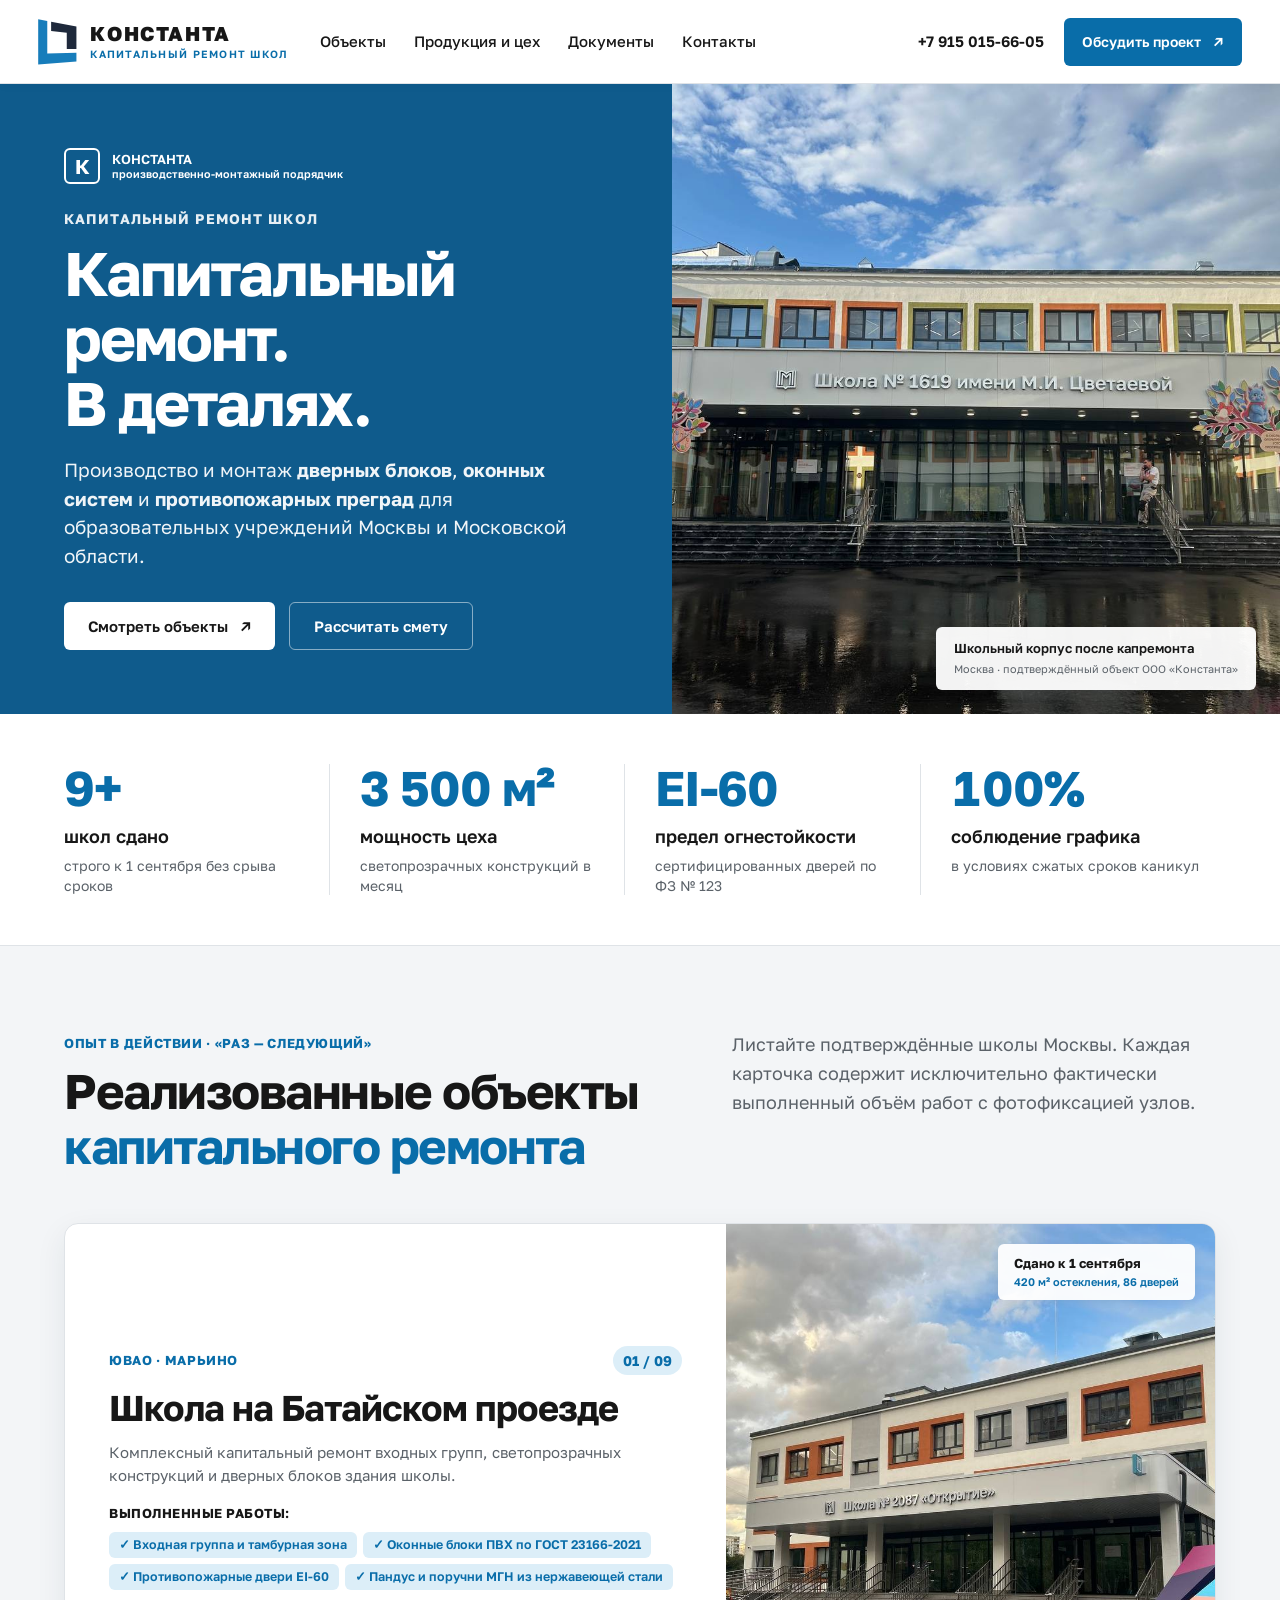
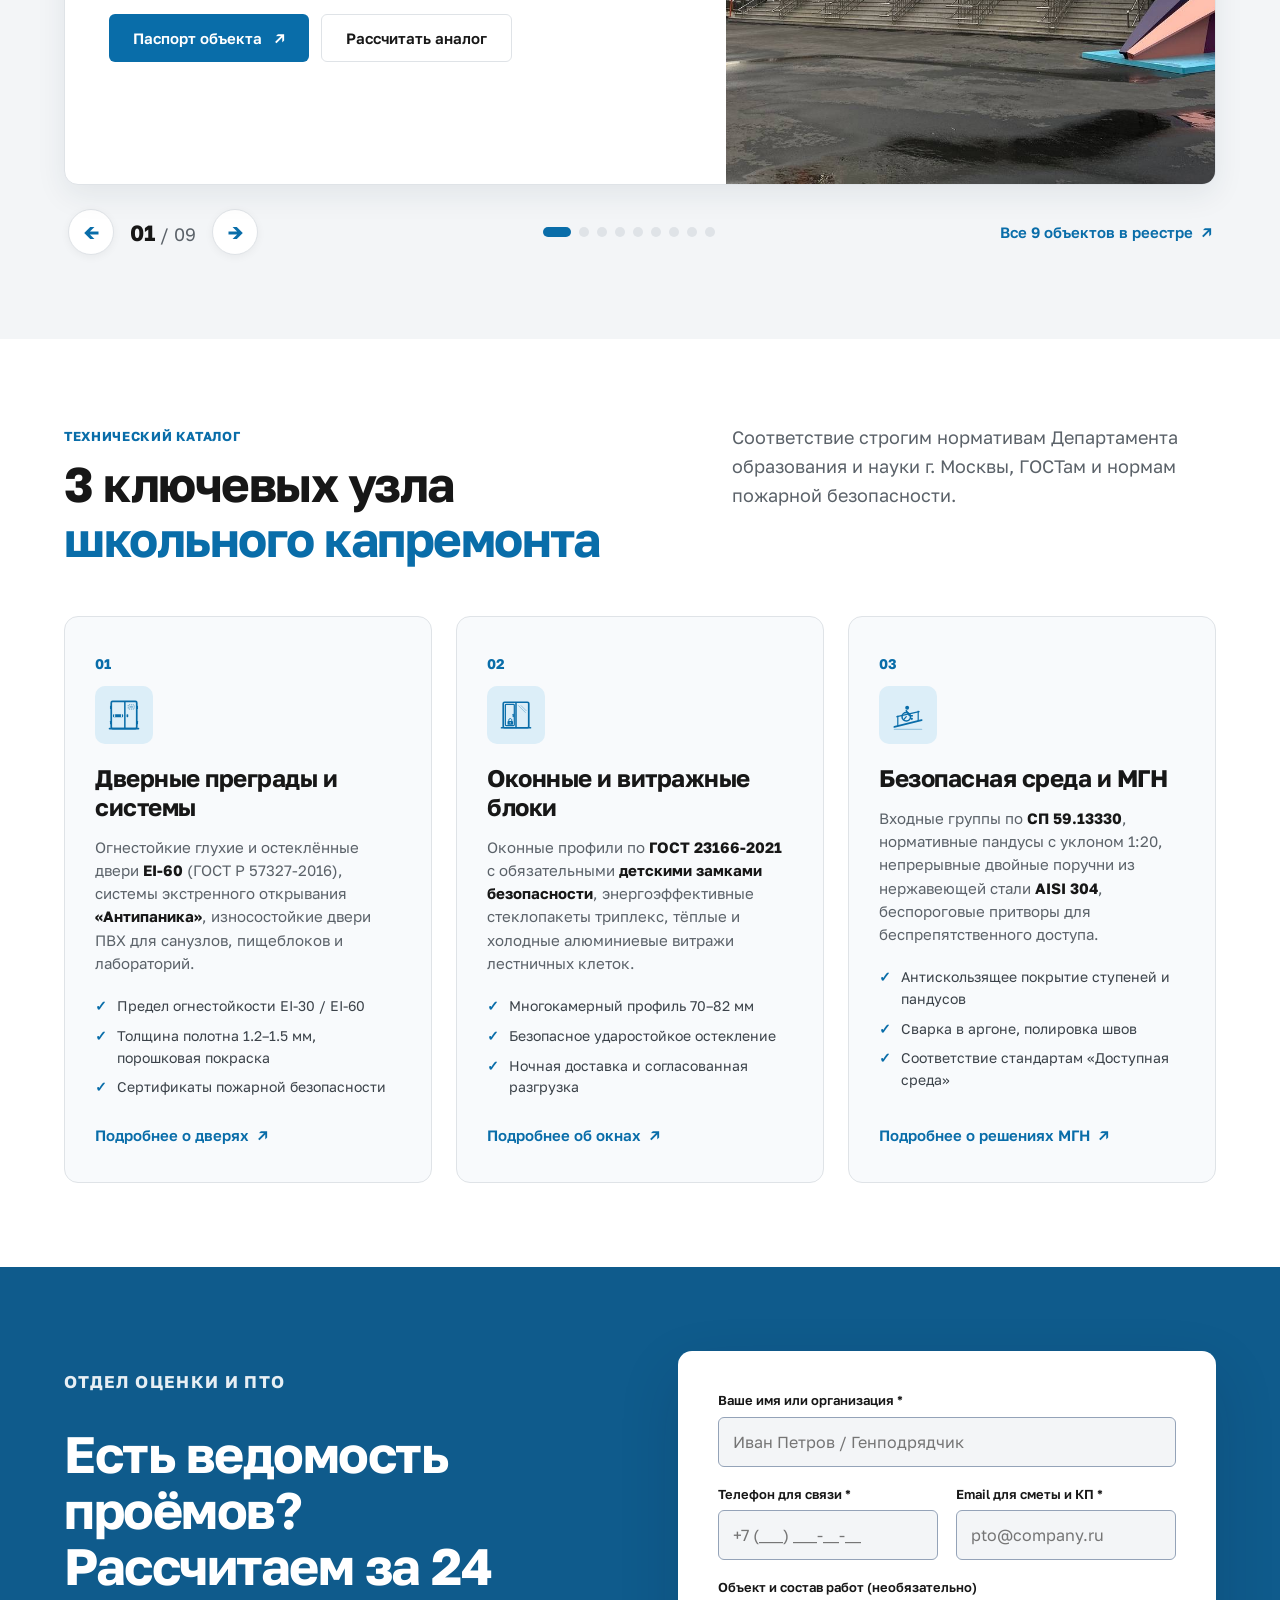
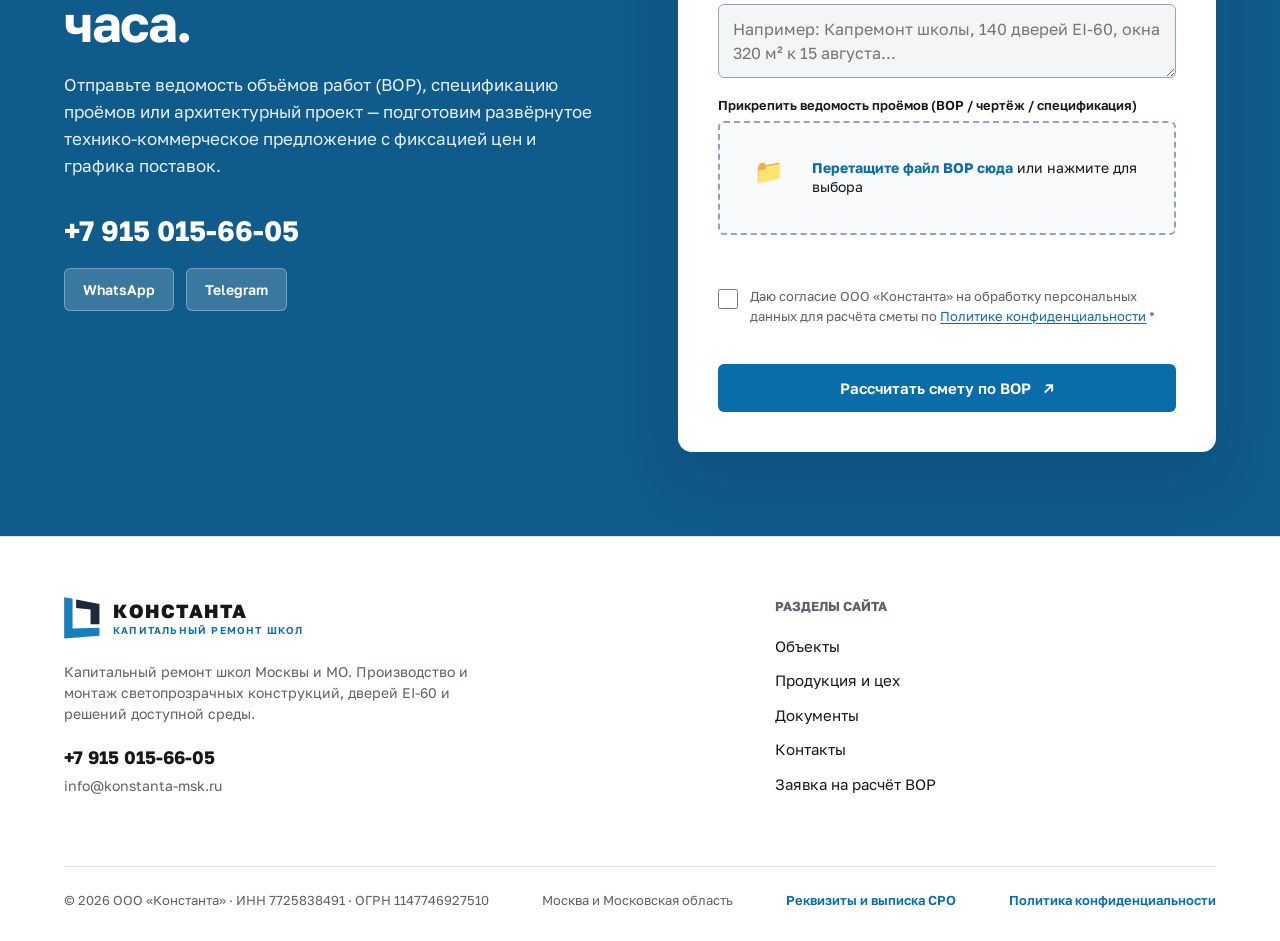
<file: index.html>
<!doctype html>
<html lang="ru">
  <head>
    <meta charset="UTF-8" />
    <meta name="viewport" content="width=device-width, initial-scale=1.0" />
    <meta name="theme-color" content="#ffffff" />
    <meta name="description" content="ООО «Константа» — производство и монтаж дверей EI-60, оконных систем ГОСТ и входных групп для капитального ремонта школ Москвы и МО." />
    <title>Капитальный ремонт школ в Москве и МО — ООО «Константа»</title>
    <link rel="preconnect" href="https://fonts.googleapis.com" />
    <link rel="preconnect" href="https://fonts.gstatic.com" crossorigin />
    <link href="https://fonts.googleapis.com/css2?family=Golos+Text:wght@400;500;600;700&display=swap" rel="stylesheet" />
    <link rel="stylesheet" href="styles.css" />
  </head>
  <body class="home-page" data-page="index">
    <a class="skip-link" href="#content">Перейти к содержимому</a>
    <div data-site-header></div>

    <main id="content">
      <!-- СЕКЦИЯ 1: HERO (УДАРНЫЙ ПЕРВЫЙ ЭКРАН) -->
      <section class="mos-hero" id="hero">
        <div class="hero-copy">
          <div class="hero-sign">
            <span class="sign-mark">К</span>
            <span>КОНСТАНТА<br /><small>производственно-монтажный подрядчик</small></span>
          </div>
          <span class="hero-eyebrow">КАПИТАЛЬНЫЙ РЕМОНТ ШКОЛ</span>
          <h1>Капитальный ремонт.<br /><span>В деталях.</span></h1>
          <p>
            Производство и монтаж <strong>дверных блоков</strong>, <strong>оконных систем</strong> и <strong>противопожарных преград</strong> для образовательных учреждений Москвы и Московской области.
          </p>
          <div class="hero-buttons">
            <a class="blue-button hero-cta" href="projects.html">Смотреть объекты <span>↗</span></a>
            <a class="outline-button hero-calc-btn" href="#fast-cta">Рассчитать смету</a>
          </div>
        </div>
        <div class="hero-photo">
          <img src="assets/school-photos/new/photos/photo_1080@31-08-2026_16-43-11.jpg" alt="Капитальный ремонт школы — объект ООО Константа" />
          <div class="photo-note">
            Школьный корпус после капремонта<br />
            <small>Москва · подтверждённый объект ООО «Константа»</small>
          </div>
        </div>
      </section>

      <!-- СЕКЦИЯ 2: ТВЁРДЫЕ ФАКТЫ (METRICS BAR) -->
      <section class="white-section metrics-section">
        <div class="metrics-bar">
          <div class="metric-item">
            <strong class="metric-number">9+</strong>
            <span class="metric-title">школ сдано</span>
            <span class="metric-desc">строго к 1 сентября без срыва сроков</span>
          </div>
          <div class="metric-item">
            <strong class="metric-number">3 500 м²</strong>
            <span class="metric-title">мощность цеха</span>
            <span class="metric-desc">светопрозрачных конструкций в месяц</span>
          </div>
          <div class="metric-item">
            <strong class="metric-number">EI-60</strong>
            <span class="metric-title">предел огнестойкости</span>
            <span class="metric-desc">сертифицированных дверей по ФЗ № 123</span>
          </div>
          <div class="metric-item">
            <strong class="metric-number">100%</strong>
            <span class="metric-title">соблюдение графика</span>
            <span class="metric-desc">в условиях сжатых сроков каникул</span>
          </div>
        </div>
      </section>

      <!-- СЕКЦИЯ 3: ИНТЕРАКТИВНАЯ ВИТРИНА «ОБЪЕКТЫ В 1 СВАЙП» -->
      <section class="gray-section showcase-section" id="showcase">
        <div class="content-grid section-title">
          <div>
            <span class="eyebrow">ОПЫТ В ДЕЙСТВИИ · «РАЗ — СЛЕДУЮЩИЙ»</span>
            <h2>Реализованные объекты<br /><span>капитального ремонта</span></h2>
          </div>
          <p>
            Листайте подтверждённые школы Москвы. Каждая карточка содержит исключительно фактически выполненный объём работ с фотофиксацией узлов.
          </p>
        </div>

        <div data-showcase-slider></div>
      </section>

      <!-- СЕКЦИЯ 4: СПЕЦИАЛИЗАЦИЯ (3 СТРОИТЕЛЬНЫХ НАПРАВЛЕНИЯ) -->
      <section class="white-section units-section" id="units">
        <div class="content-grid section-title">
          <div>
            <span class="eyebrow">ТЕХНИЧЕСКИЙ КАТАЛОГ</span>
            <h2>3 ключевых узла<br /><span>школьного капремонта</span></h2>
          </div>
          <p>
            Соответствие строгим нормативам Департамента образования и науки г. Москвы, ГОСТам и нормам пожарной безопасности.
          </p>
        </div>

        <div class="units-grid">
          <article class="unit-card">
            <div class="unit-card-num">01</div>
            <div class="unit-card-icon" aria-label="Дверные преграды">
              <svg class="unit-svg" width="38" height="38" viewBox="0 0 40 40" fill="none" xmlns="http://www.w3.org/2000/svg" aria-hidden="true">
                <rect x="5" y="4" width="30" height="32" rx="1.5" stroke="currentColor" stroke-width="2"/>
                <line x1="3" y1="36" x2="37" y2="36" stroke="currentColor" stroke-width="2" stroke-linecap="round"/>
                <line x1="21" y1="4" x2="21" y2="36" stroke="currentColor" stroke-width="1.8"/>
                <rect x="3.5" y="9" width="2" height="4" rx="0.5" fill="currentColor"/>
                <rect x="3.5" y="27" width="2" height="4" rx="0.5" fill="currentColor"/>
                <rect x="34.5" y="9" width="2" height="4" rx="0.5" fill="currentColor"/>
                <rect x="34.5" y="27" width="2" height="4" rx="0.5" fill="currentColor"/>
                <rect x="7" y="19" width="12" height="3.5" rx="1" fill="currentColor"/>
                <line x1="9" y1="19" x2="9" y2="22.5" stroke="#ffffff" stroke-width="1"/>
                <line x1="17" y1="19" x2="17" y2="22.5" stroke="#ffffff" stroke-width="1"/>
                <rect x="23" y="19" width="2" height="3.5" rx="0.8" fill="currentColor"/>
                <rect x="25" y="8" width="7" height="5" rx="0.8" stroke="currentColor" stroke-width="1" stroke-dasharray="1.5 1" opacity="0.7"/>
                <line x1="26.5" y1="10.5" x2="30.5" y2="10.5" stroke="currentColor" stroke-width="1" opacity="0.9"/>
              </svg>
            </div>
            <h3>Дверные преграды и системы</h3>
            <p>
              Огнестойкие глухие и остеклённые двери <strong>EI-60</strong> (ГОСТ Р 57327-2016), системы экстренного открывания <strong>«Антипаника»</strong>, износостойкие двери ПВХ для санузлов, пищеблоков и лабораторий.
            </p>
            <ul class="unit-specs">
              <li>Предел огнестойкости EI-30 / EI-60</li>
              <li>Толщина полотна 1.2–1.5 мм, порошковая покраска</li>
              <li>Сертификаты пожарной безопасности</li>
            </ul>
            <a class="arrow-link" href="solutions.html#doors">Подробнее о дверях <span>↗</span></a>
          </article>

          <article class="unit-card">
            <div class="unit-card-num">02</div>
            <div class="unit-card-icon" aria-label="Оконные системы">
              <svg class="unit-svg" width="38" height="38" viewBox="0 0 40 40" fill="none" xmlns="http://www.w3.org/2000/svg" aria-hidden="true">
                <rect x="5" y="5" width="30" height="30" rx="1.5" stroke="currentColor" stroke-width="2"/>
                <line x1="3" y1="35" x2="37" y2="35" stroke="currentColor" stroke-width="2" stroke-linecap="round"/>
                <line x1="20" y1="5" x2="20" y2="35" stroke="currentColor" stroke-width="1.8"/>
                <rect x="7.5" y="7.5" width="10.5" height="25" rx="1" stroke="currentColor" stroke-width="1.4"/>
                <rect x="16" y="18.5" width="1.5" height="4" rx="0.75" fill="currentColor"/>
                <line x1="23" y1="9" x2="31" y2="17" stroke="currentColor" stroke-width="1" stroke-linecap="round" opacity="0.4"/>
                <line x1="26" y1="9" x2="32" y2="15" stroke="currentColor" stroke-width="1" stroke-linecap="round" opacity="0.4"/>
                <g transform="translate(10, 24)">
                  <rect x="0" y="3" width="6.5" height="4.5" rx="1" fill="currentColor"/>
                  <path d="M1.5 3V1.8C1.5 0.9 2.2 0.2 3.2 0.2C4.2 0.2 5 0.9 5 1.8V3" stroke="currentColor" stroke-width="1.1"/>
                  <circle cx="3.2" cy="5.2" r="0.7" fill="#ffffff"/>
                </g>
              </svg>
            </div>
            <h3>Оконные и витражные блоки</h3>
            <p>
              Оконные профили по <strong>ГОСТ 23166-2021</strong> с обязательными <strong>детскими замками безопасности</strong>, энергоэффективные стеклопакеты триплекс, тёплые и холодные алюминиевые витражи лестничных клеток.
            </p>
            <ul class="unit-specs">
              <li>Многокамерный профиль 70–82 мм</li>
              <li>Безопасное ударостойкое остекление</li>
              <li>Ночная доставка и согласованная разгрузка</li>
            </ul>
            <a class="arrow-link" href="solutions.html#windows">Подробнее об окнах <span>↗</span></a>
          </article>

          <article class="unit-card">
            <div class="unit-card-num">03</div>
            <div class="unit-card-icon" aria-label="Доступная среда и МГН">
              <svg class="unit-svg" width="38" height="38" viewBox="0 0 40 40" fill="none" xmlns="http://www.w3.org/2000/svg" aria-hidden="true">
                <path d="M4 34L36 26" stroke="currentColor" stroke-width="2.2" stroke-linecap="round"/>
                <path d="M4 37H36" stroke="currentColor" stroke-width="1.5" stroke-linecap="round" opacity="0.3"/>
                <line x1="8" y1="33" x2="8" y2="21" stroke="currentColor" stroke-width="1.4"/>
                <line x1="32" y1="27" x2="32" y2="15" stroke="currentColor" stroke-width="1.4"/>
                <line x1="7" y1="22" x2="33" y2="16" stroke="currentColor" stroke-width="1.6" stroke-linecap="round"/>
                <circle cx="19" cy="11.5" r="2.3" fill="currentColor"/>
                <path d="M18 15L21.5 20.5L25 21" stroke="currentColor" stroke-width="1.8" stroke-linecap="round" stroke-linejoin="round"/>
                <circle cx="18" cy="22" r="5" stroke="currentColor" stroke-width="1.8"/>
                <path d="M18 22L15 25.5" stroke="currentColor" stroke-width="1.4" stroke-linecap="round"/>
                <circle cx="24.5" cy="24.5" r="1.3" fill="currentColor"/>
              </svg>
            </div>
            <h3>Безопасная среда и МГН</h3>
            <p>
              Входные группы по <strong>СП 59.13330</strong>, нормативные пандусы с уклоном 1:20, непрерывные двойные поручни из нержавеющей стали <strong>AISI 304</strong>, беспороговые притворы для беспрепятственного доступа.
            </p>
            <ul class="unit-specs">
              <li>Антискользящее покрытие ступеней и пандусов</li>
              <li>Сварка в аргоне, полировка швов</li>
              <li>Соответствие стандартам «Доступная среда»</li>
            </ul>
            <a class="arrow-link" href="solutions.html#mgn">Подробнее о решениях МГН <span>↗</span></a>
          </article>
        </div>
      </section>

      <!-- СЕКЦИЯ 5: ЭКСПРЕСС-ЗАЯВКА / РАСЧЁТ ПО ВОР (FAST CTA) -->
      <section class="contact-section fast-cta-section" id="fast-cta">
        <div class="contact-inner">
          <div>
            <p class="section-kicker">ОТДЕЛ ОЦЕНКИ И ПТО</p>
            <h2>Есть ведомость проёмов?<br /><span>Рассчитаем за 24 часа.</span></h2>
            <p>
              Отправьте ведомость объёмов работ (ВОР), спецификацию проёмов или архитектурный проект — подготовим развёрнутое технико-коммерческое предложение с фиксацией цен и графика поставок.
            </p>
            <div class="direct-contacts">
              <a class="direct-phone" href="tel:+79150156605">+7 915 015-66-05</a>
              <div class="messengers-row">
                <a class="msg-btn whatsapp" href="https://wa.me/79150156605" target="_blank" rel="noopener">WhatsApp</a>
                <a class="msg-btn telegram" href="https://t.me/+79150156605" target="_blank" rel="noopener">Telegram</a>
              </div>
            </div>
          </div>

          <form id="project-form" class="cta-form-box">
            <div class="form-group">
              <label for="home-name">Ваше имя или организация *</label>
              <input id="home-name" name="name" type="text" placeholder="Иван Петров / Генподрядчик" autocomplete="name" required />
            </div>
            <div class="form-row-2">
              <div class="form-group">
                <label for="home-phone">Телефон для связи *</label>
                <input id="home-phone" name="phone" type="tel" placeholder="+7 (___) ___-__-__" autocomplete="tel" required />
              </div>
              <div class="form-group">
                <label for="home-email">Email для сметы и КП *</label>
                <input id="home-email" name="email" type="email" placeholder="pto@company.ru" autocomplete="email" required />
              </div>
            </div>
            <div class="form-group">
              <label for="home-details">Объект и состав работ (необязательно)</label>
              <textarea id="home-details" name="details" rows="2" placeholder="Например: Капремонт школы, 140 дверей EI-60, окна 320 м² к 15 августа..."></textarea>
            </div>

            <!-- Компактная дропзона для загрузки ВОР / спецификаций -->
            <div class="form-group">
              <label id="home-dropzone-label">Прикрепить ведомость проёмов (ВОР / чертёж / спецификация)</label>
              <div id="home-file-dropzone" class="file-dropzone-compact" role="button" tabindex="0" aria-labelledby="home-dropzone-label">
                <span class="dropzone-icon" aria-hidden="true">📁</span>
                <p class="dropzone-text">
                  <strong>Перетащите файл ВОР сюда</strong> или нажмите для выбора
                </p>
                <input type="file" id="home-file-input" name="files" multiple class="visually-hidden" accept=".pdf,.xlsx,.xls,.dwg,.doc,.docx,.zip,.rar" tabindex="-1" />
              </div>
              <div id="home-file-list" class="file-list-display"></div>
            </div>

            <!-- БЛОК 152-ФЗ: ОБЯЗАТЕЛЬНЫЙ ЧЕКБОКС -->
            <div class="form-consent-group">
              <input type="checkbox" id="home-consent" name="consent" class="consent-checkbox" required />
              <label for="home-consent" class="consent-label">
                Даю согласие ООО «Константа» на обработку персональных данных для расчёта сметы по <a href="privacy.html" target="_blank" rel="noopener noreferrer">Политике конфиденциальности</a> *
              </label>
            </div>

            <button class="blue-button" type="submit">Рассчитать смету по ВОР <span>↗</span></button>
            <p class="form-success" role="status" aria-live="polite"></p>
          </form>
        </div>
      </section>
    </main>

    <div data-site-footer></div>

    <script src="site-data.js"></script>
    <script src="site-shell.js"></script>
    <script src="site-pages.js"></script>
    <script src="script.js"></script>
  </body>
</html>
</file>
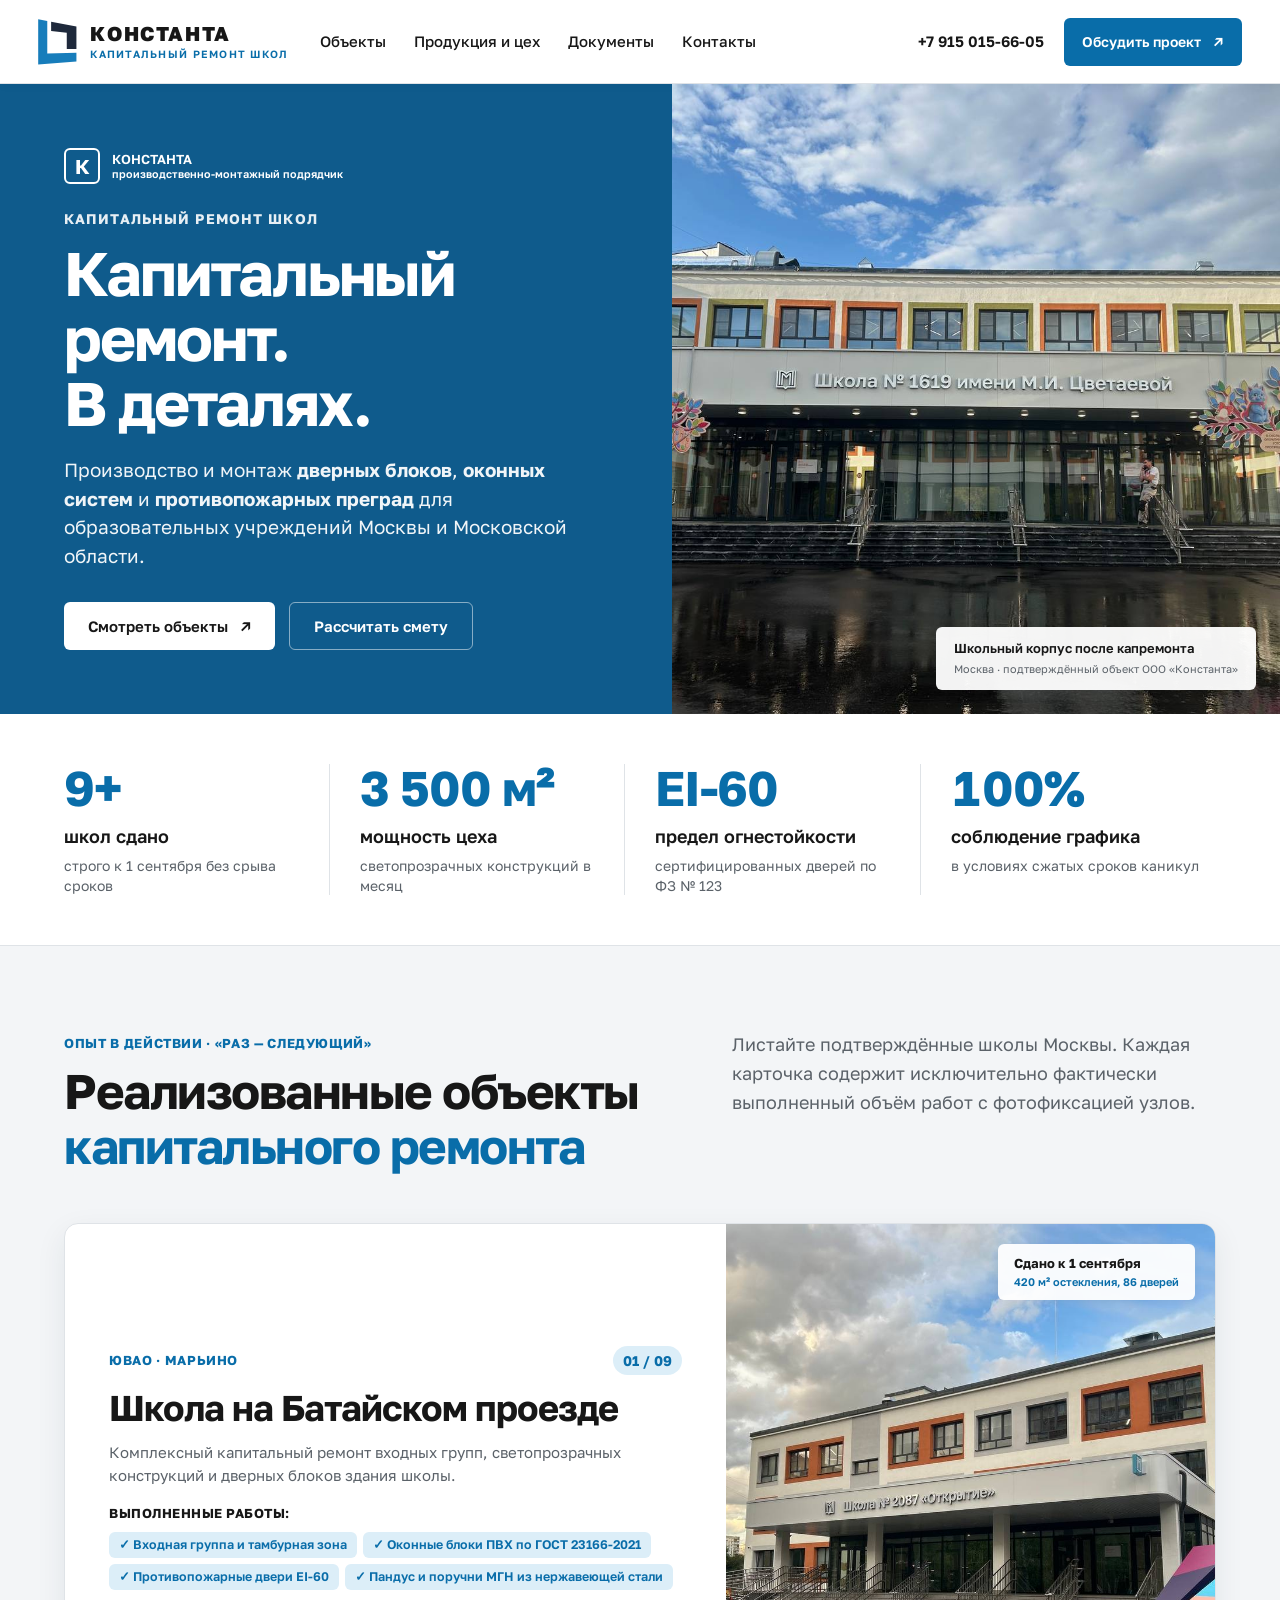
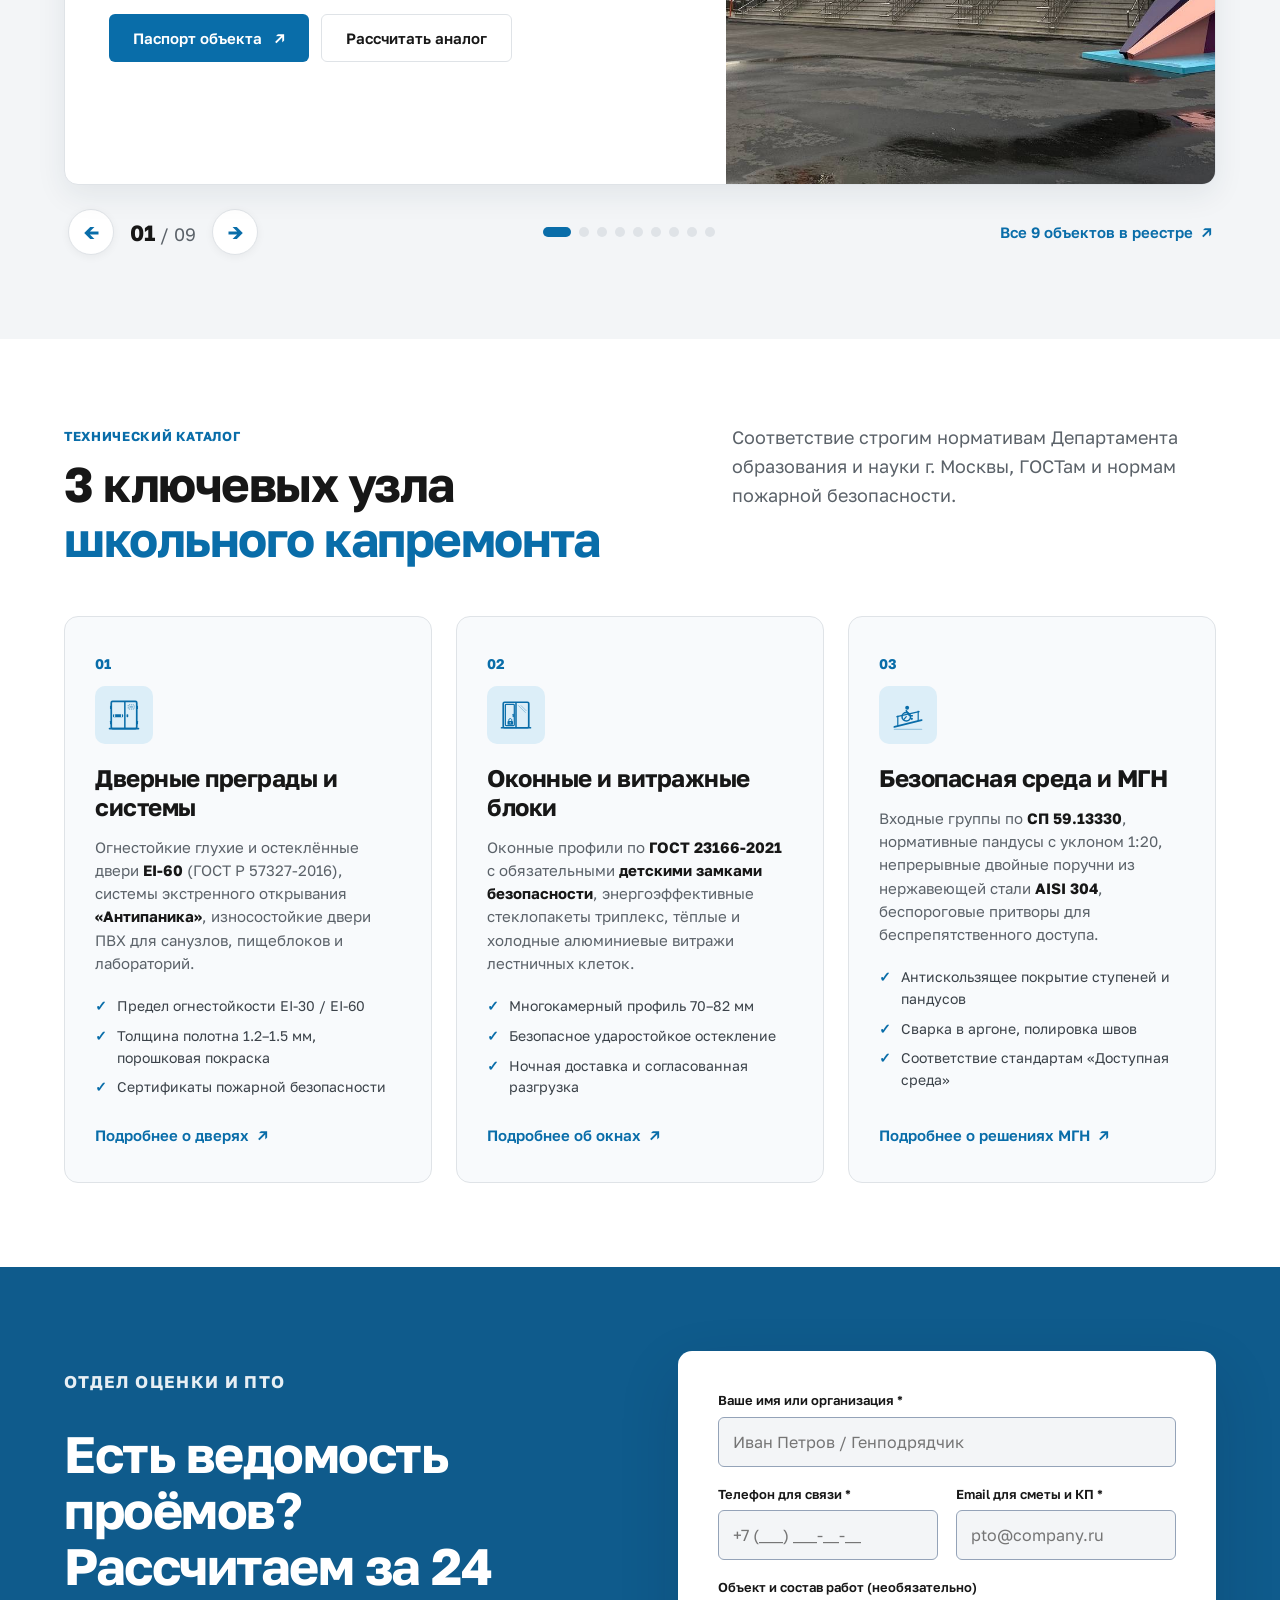
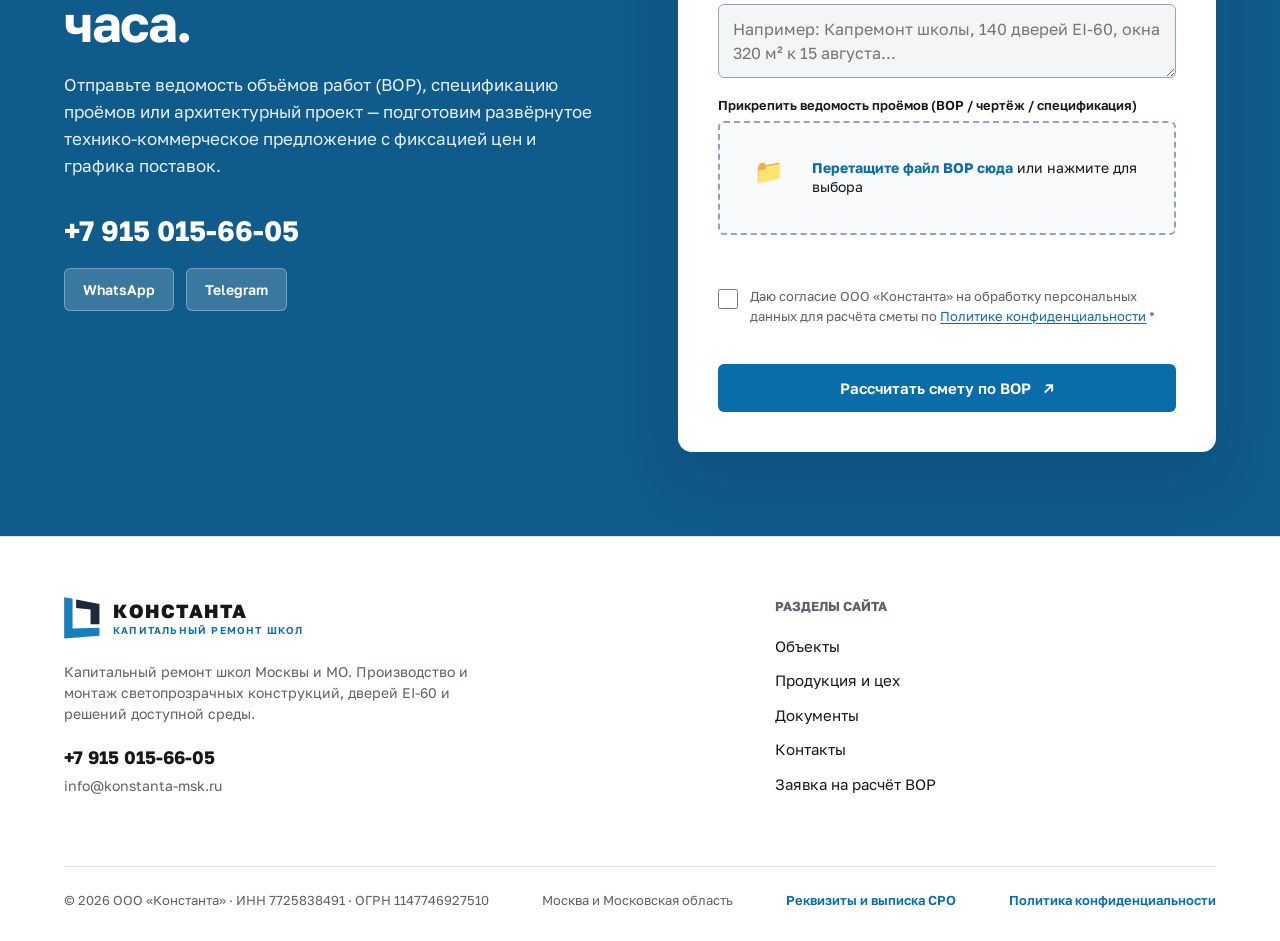
<file: about.html>
<!doctype html>
<html lang="ru">
  <head>
    <meta charset="UTF-8" />
    <meta http-equiv="refresh" content="0; url=index.html" />
    <title>Перенаправление на главную — Константа</title>
    <script>
      window.location.replace("index.html");
    </script>
    <style>
      body { font-family: 'Golos Text', Arial, sans-serif; background: #f3f5f7; color: #171717; display: grid; place-items: center; min-height: 100vh; margin: 0; }
      .redirect-box { background: #fff; padding: 32px; border-radius: 12px; border: 1px solid #dfe3e7; max-width: 480px; text-align: center; }
      a { color: #2583bf; font-weight: 600; text-decoration: none; }
    </style>
  </head>
  <body>
    <div class="redirect-box">
      <h2>Перенаправление...</h2>
      <p>Ключевая информация о компании вынесена на главную страницу.</p>
      <p><a href="index.html">Нажмите сюда, если переход не произошёл автоматически ↗</a></p>
    </div>
  </body>
</html>
</file>
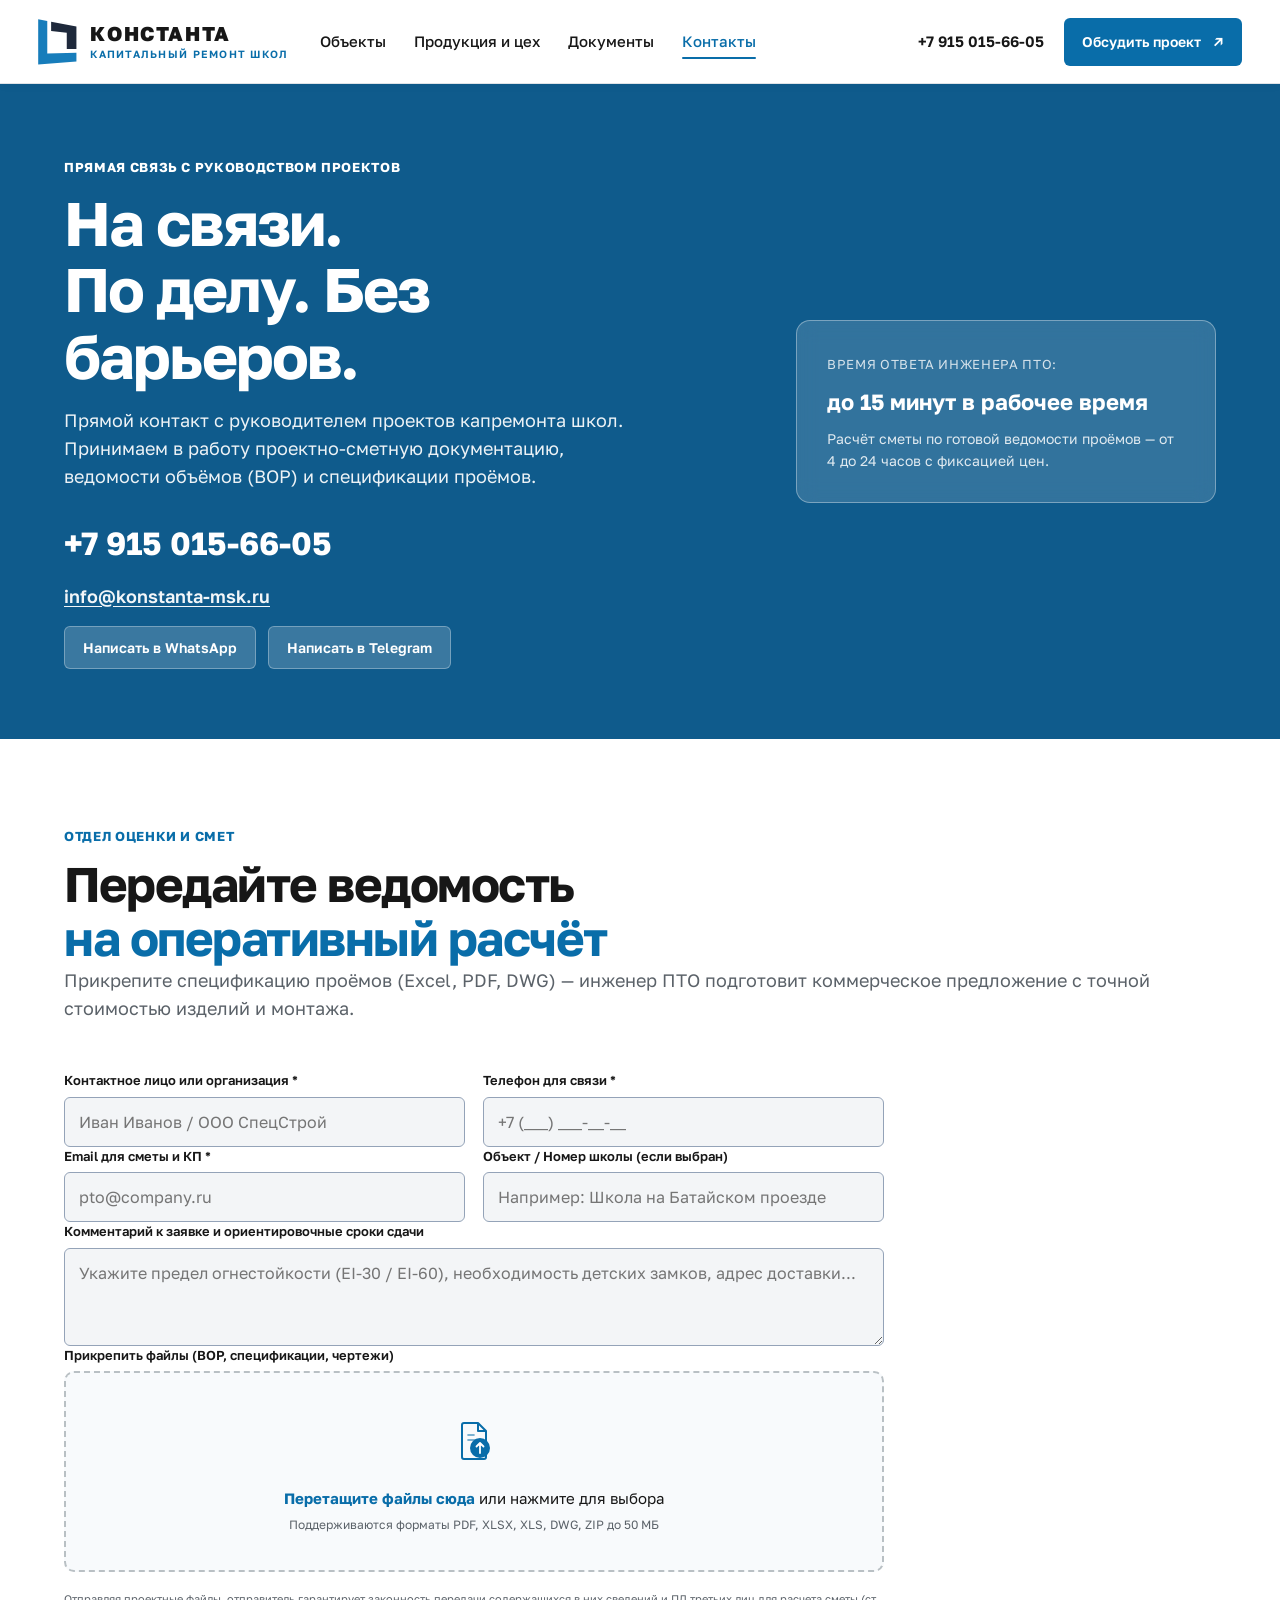
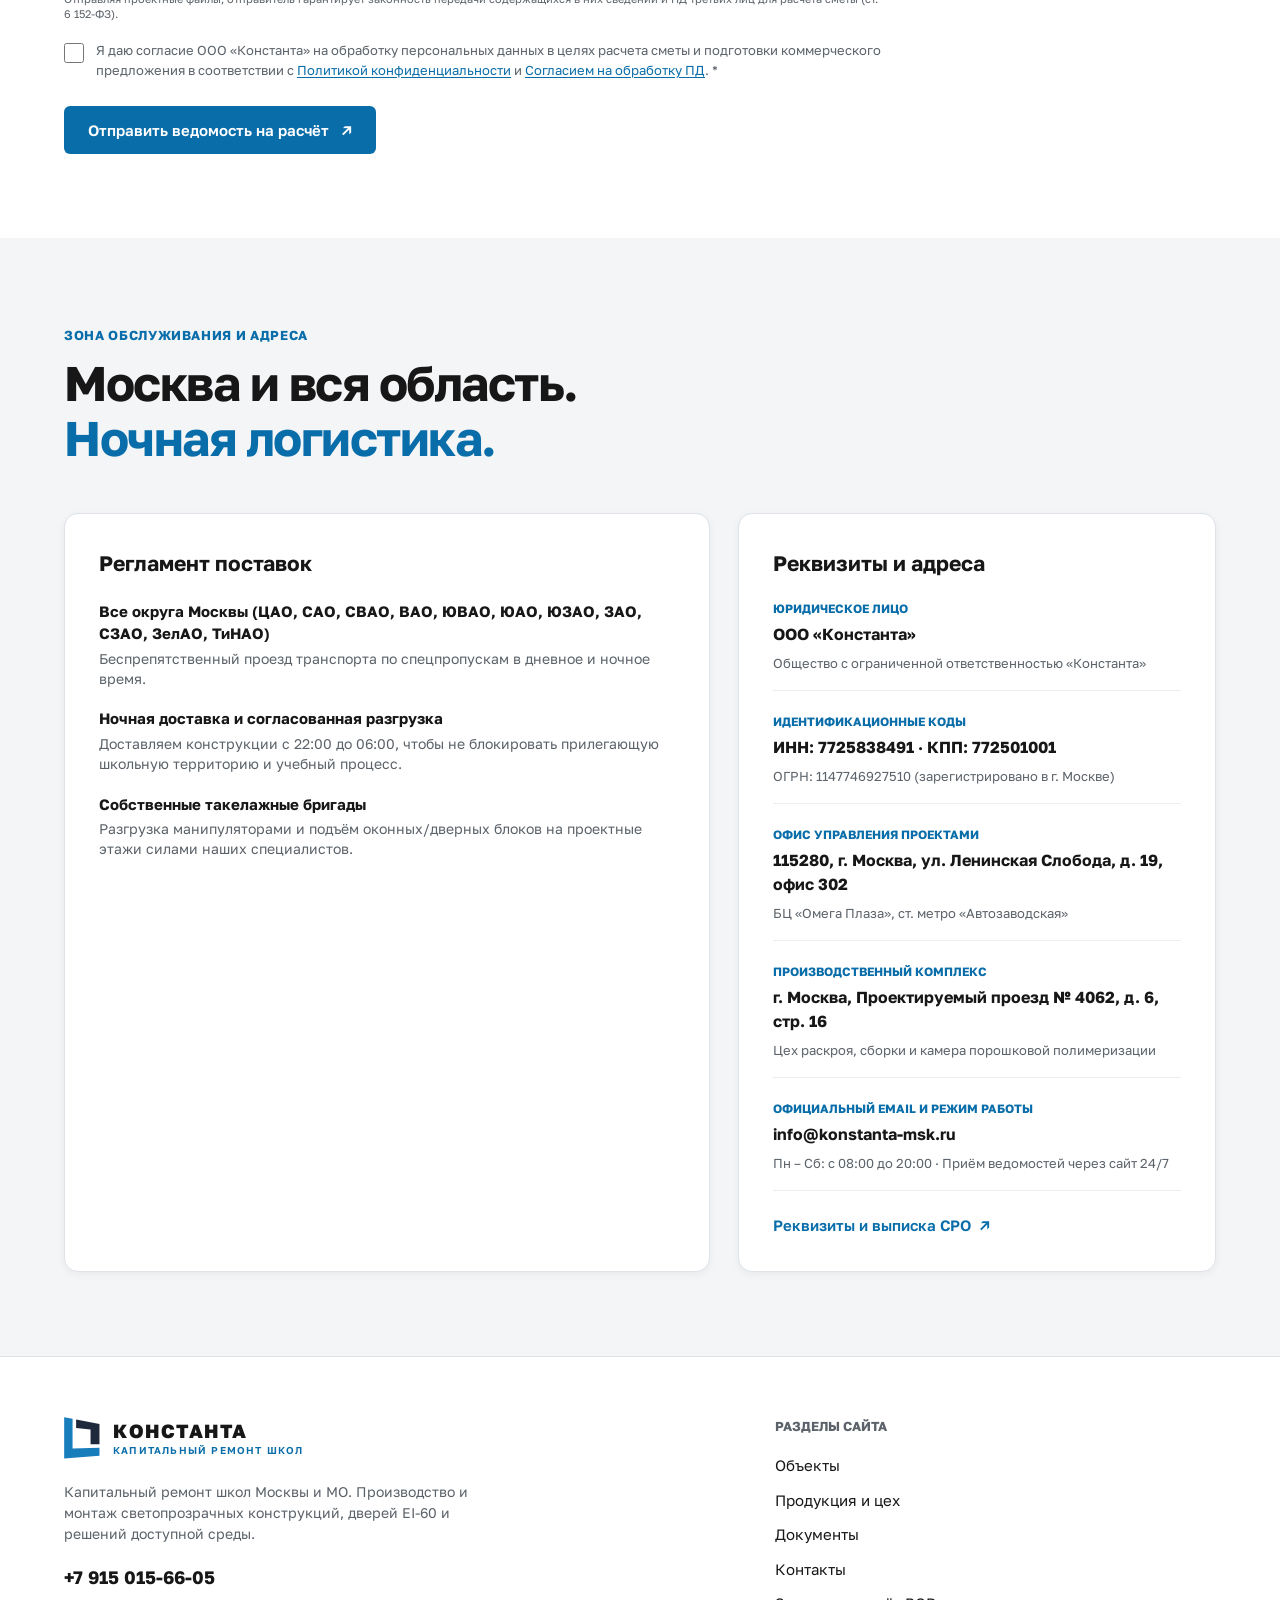
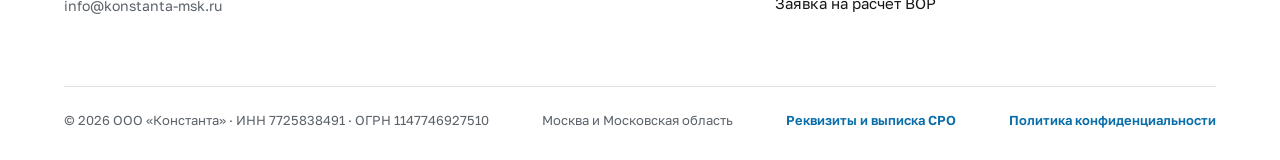
<file: contacts.html>
<!doctype html>
<html lang="ru">
  <head>
    <meta charset="UTF-8" />
    <meta name="viewport" content="width=device-width, initial-scale=1.0" />
    <meta name="theme-color" content="#ffffff" />
    <meta name="description" content="Прямые контакты руководства проектов капитального ремонта ООО «Константа» и форма передачи ведомостей проёмов (ВОР/ПСД)." />
    <title>Контакты — ООО «Константа»</title>
    <link rel="preconnect" href="https://fonts.googleapis.com" />
    <link rel="preconnect" href="https://fonts.gstatic.com" crossorigin />
    <link href="https://fonts.googleapis.com/css2?family=Golos+Text:wght@400;500;600;700&display=swap" rel="stylesheet" />
    <link rel="stylesheet" href="styles.css" />
  </head>
  <body class="contacts-page" data-page="contacts">
    <a class="skip-link" href="#content">Перейти к содержимому</a>
    <div data-site-header></div>

    <main id="content">
      <!-- СЕКЦИЯ 1: HERO ПРЯМЫЕ КОНТАКТЫ БЕЗ ПОСРЕДНИКОВ -->
      <section class="contact-page-hero">
        <div class="hero-left">
          <span class="eyebrow">ПРЯМАЯ СВЯЗЬ С РУКОВОДСТВОМ ПРОЕКТОВ</span>
          <h1>На связи.<br /><span>По делу. Без барьеров.</span></h1>
          <p>
            Прямой контакт с руководителем проектов капремонта школ. Принимаем в работу проектно-сметную документацию, ведомости объёмов (ВОР) и спецификации проёмов.
          </p>
          <div class="contact-hero-channels">
            <a class="contact-main-phone" href="tel:+79150156605">+7 915 015-66-05</a>
            <a class="contact-main-email" href="mailto:info@konstanta-msk.ru">info@konstanta-msk.ru</a>
            <div class="messengers-row">
              <a class="msg-btn whatsapp" href="https://wa.me/79150156605" target="_blank" rel="noopener">
                Написать в WhatsApp
              </a>
              <a class="msg-btn telegram" href="https://t.me/+79150156605" target="_blank" rel="noopener">
                Написать в Telegram
              </a>
            </div>
          </div>
        </div>
        <div class="contact-hero-card">
          <div class="contact-note">
            <span>Время ответа инженера ПТО:</span>
            <strong>до 15 минут в рабочее время</strong>
            <p>Расчёт сметы по готовой ведомости проёмов — от 4 до 24 часов с фиксацией цен.</p>
          </div>
        </div>
      </section>

      <!-- СЕКЦИЯ 2: ФОРМА ПЕРЕДАЧИ ВЕДОМОСТИ ПРОЁМОВ (ВОР/ПСД) -->
      <section class="page-section contact-form-section white-section">
        <div class="section-heading">
          <span class="eyebrow">ОТДЕЛ ОЦЕНКИ И СМЕТ</span>
          <h2>Передайте ведомость<br /><span>на оперативный расчёт</span></h2>
          <p class="section-subtitle">
            Прикрепите спецификацию проёмов (Excel, PDF, DWG) — инженер ПТО подготовит коммерческое предложение с точной стоимостью изделий и монтажа.
          </p>
        </div>

        <form id="contact-upload-form" class="project-form-light contact-grid-form">
          <div class="form-row-2">
            <div class="form-group">
              <label for="contact-name">Контактное лицо или организация *</label>
              <input id="contact-name" name="name" type="text" placeholder="Иван Иванов / ООО СпецСтрой" autocomplete="name" required />
            </div>
            <div class="form-group">
              <label for="contact-phone">Телефон для связи *</label>
              <input id="contact-phone" name="phone" type="text" placeholder="+7 (___) ___-__-__" required />
            </div>
          </div>

          <div class="form-row-2">
            <div class="form-group">
              <label for="contact-email">Email для сметы и КП *</label>
              <input id="contact-email" name="email" type="email" placeholder="pto@company.ru" required />
            </div>
            <div class="form-group">
              <label for="contact-object">Объект / Номер школы (если выбран)</label>
              <input id="contact-object" name="object" type="text" placeholder="Например: Школа на Батайском проезде" />
            </div>
          </div>

          <div class="form-group">
            <label for="contact-comment">Комментарий к заявке и ориентировочные сроки сдачи</label>
            <textarea id="contact-comment" name="comment" rows="3" placeholder="Укажите предел огнестойкости (EI-30 / EI-60), необходимость детских замков, адрес доставки..."></textarea>
          </div>

          <!-- Drag and Drop Dropzone -->
          <div class="form-group">
            <label>Прикрепить файлы (ВОР, спецификации, чертежи)</label>
            <div id="file-dropzone" class="file-dropzone">
              <div class="dropzone-icon" aria-hidden="true">
                <svg class="dropzone-svg" width="42" height="42" viewBox="0 0 44 44" fill="none" xmlns="http://www.w3.org/2000/svg">
                  <path d="M10 6C10 4.89543 10.8954 4 12 4H26L34 12V38C34 39.1046 33.1046 40 32 40H12C10.8954 40 10 39.1046 10 38V6Z" stroke="currentColor" stroke-width="2" stroke-linejoin="round"/>
                  <path d="M26 4V12H34" stroke="currentColor" stroke-width="2" stroke-linejoin="round"/>
                  <line x1="16" y1="16" x2="22" y2="16" stroke="currentColor" stroke-width="1.6" stroke-linecap="round" opacity="0.7"/>
                  <line x1="16" y1="21" x2="24" y2="21" stroke="currentColor" stroke-width="1.6" stroke-linecap="round" opacity="0.7"/>
                  <circle cx="28" cy="29" r="10" fill="currentColor"/>
                  <path d="M28 34V24M28 24L24.5 27.5M28 24L31.5 27.5" stroke="#ffffff" stroke-width="1.8" stroke-linecap="round" stroke-linejoin="round"/>
                </svg>
              </div>
              <p class="dropzone-text">
                <strong>Перетащите файлы сюда</strong> или нажмите для выбора
              </p>
              <span class="dropzone-hint">Поддерживаются форматы PDF, XLSX, XLS, DWG, ZIP до 50 МБ</span>
              <input type="file" id="file-input" name="files" multiple style="display: none;" accept=".pdf,.xlsx,.xls,.dwg,.doc,.docx,.zip,.rar" />
            </div>
            <div id="file-list-display"></div>
            <small class="dropzone-legal-note">Отправляя проектные файлы, отправитель гарантирует законность передачи содержащихся в них сведений и ПД третьих лиц для расчета сметы (ст. 6 152-ФЗ).</small>
          </div>

          <!-- БЛОК 152-ФЗ: ОБЯЗАТЕЛЬНЫЙ НЕПРЕДВЫБРАННЫЙ ЧЕКБОКС -->
          <div class="form-consent-group">
            <input type="checkbox" id="contact-consent" name="consent" class="consent-checkbox" required />
            <label for="contact-consent" class="consent-label">
              Я даю согласие ООО «Константа» на обработку персональных данных в целях расчета сметы и подготовки коммерческого предложения в соответствии с <a href="privacy.html" target="_blank" rel="noopener noreferrer">Политикой конфиденциальности</a> и <a href="documents.html" target="_blank" rel="noopener noreferrer">Согласием на обработку ПД</a>. *
            </label>
          </div>

          <button class="blue-button submit-btn" type="submit">
            Отправить ведомость на расчёт <span>↗</span>
          </button>
          <p class="form-success" role="status" aria-live="polite"></p>
        </form>
      </section>

      <!-- СЕКЦИЯ 3: ЛОГИСТИЧЕСКАЯ ЗОНА И АДРЕСА -->
      <section class="page-section gray-panel logistics-section">
        <div class="section-heading">
          <span class="eyebrow">ЗОНА ОБСЛУЖИВАНИЯ И АДРЕСА</span>
          <h2>Москва и вся область.<br /><span>Ночная логистика.</span></h2>
        </div>

        <div class="logistics-grid">
          <div class="logistics-info-card">
            <h3>Регламент поставок</h3>
            <ul class="logistics-features">
              <li>
                <strong>Все округа Москвы (ЦАО, САО, СВАО, ВАО, ЮВАО, ЮАО, ЮЗАО, ЗАО, СЗАО, ЗелАО, ТиНАО)</strong>
                <p>Беспрепятственный проезд транспорта по спецпропускам в дневное и ночное время.</p>
              </li>
              <li>
                <strong>Ночная доставка и согласованная разгрузка</strong>
                <p>Доставляем конструкции с 22:00 до 06:00, чтобы не блокировать прилегающую школьную территорию и учебный процесс.</p>
              </li>
              <li>
                <strong>Собственные такелажные бригады</strong>
                <p>Разгрузка манипуляторами и подъём оконных/дверных блоков на проектные этажи силами наших специалистов.</p>
              </li>
            </ul>
          </div>

          <div class="addresses-card requisites-card">
            <h3>Реквизиты и адреса</h3>
            <div class="address-item">
              <span class="addr-label">Юридическое лицо</span>
              <strong>ООО «Константа»</strong>
              <small>Общество с ограниченной ответственностью «Константа»</small>
            </div>
            <div class="address-item">
              <span class="addr-label">Идентификационные коды</span>
              <strong>ИНН: 7725838491 · КПП: 772501001</strong>
              <small>ОГРН: 1147746927510 (зарегистрировано в г. Москве)</small>
            </div>
            <div class="address-item">
              <span class="addr-label">Офис управления проектами</span>
              <strong>115280, г. Москва, ул. Ленинская Слобода, д. 19, офис 302</strong>
              <small>БЦ «Омега Плаза», ст. метро «Автозаводская»</small>
            </div>
            <div class="address-item">
              <span class="addr-label">Производственный комплекс</span>
              <strong>г. Москва, Проектируемый проезд № 4062, д. 6, стр. 16</strong>
              <small>Цех раскроя, сборки и камера порошковой полимеризации</small>
            </div>
            <div class="address-item">
              <span class="addr-label">Официальный Email и режим работы</span>
              <strong><a href="mailto:info@konstanta-msk.ru">info@konstanta-msk.ru</a></strong>
              <small>Пн – Сб: с 08:00 до 20:00 · Приём ведомостей через сайт 24/7</small>
            </div>
            <div class="address-item address-actions">
              <a class="arrow-link" href="documents.html">
                Реквизиты и выписка СРО <span>↗</span>
              </a>
            </div>
          </div>
        </div>
      </section>
    </main>

    <div data-site-footer></div>

    <script src="site-data.js"></script>
    <script src="site-shell.js"></script>
    <script src="site-pages.js"></script>
    <script src="script.js"></script>
  </body>
</html>
</file>
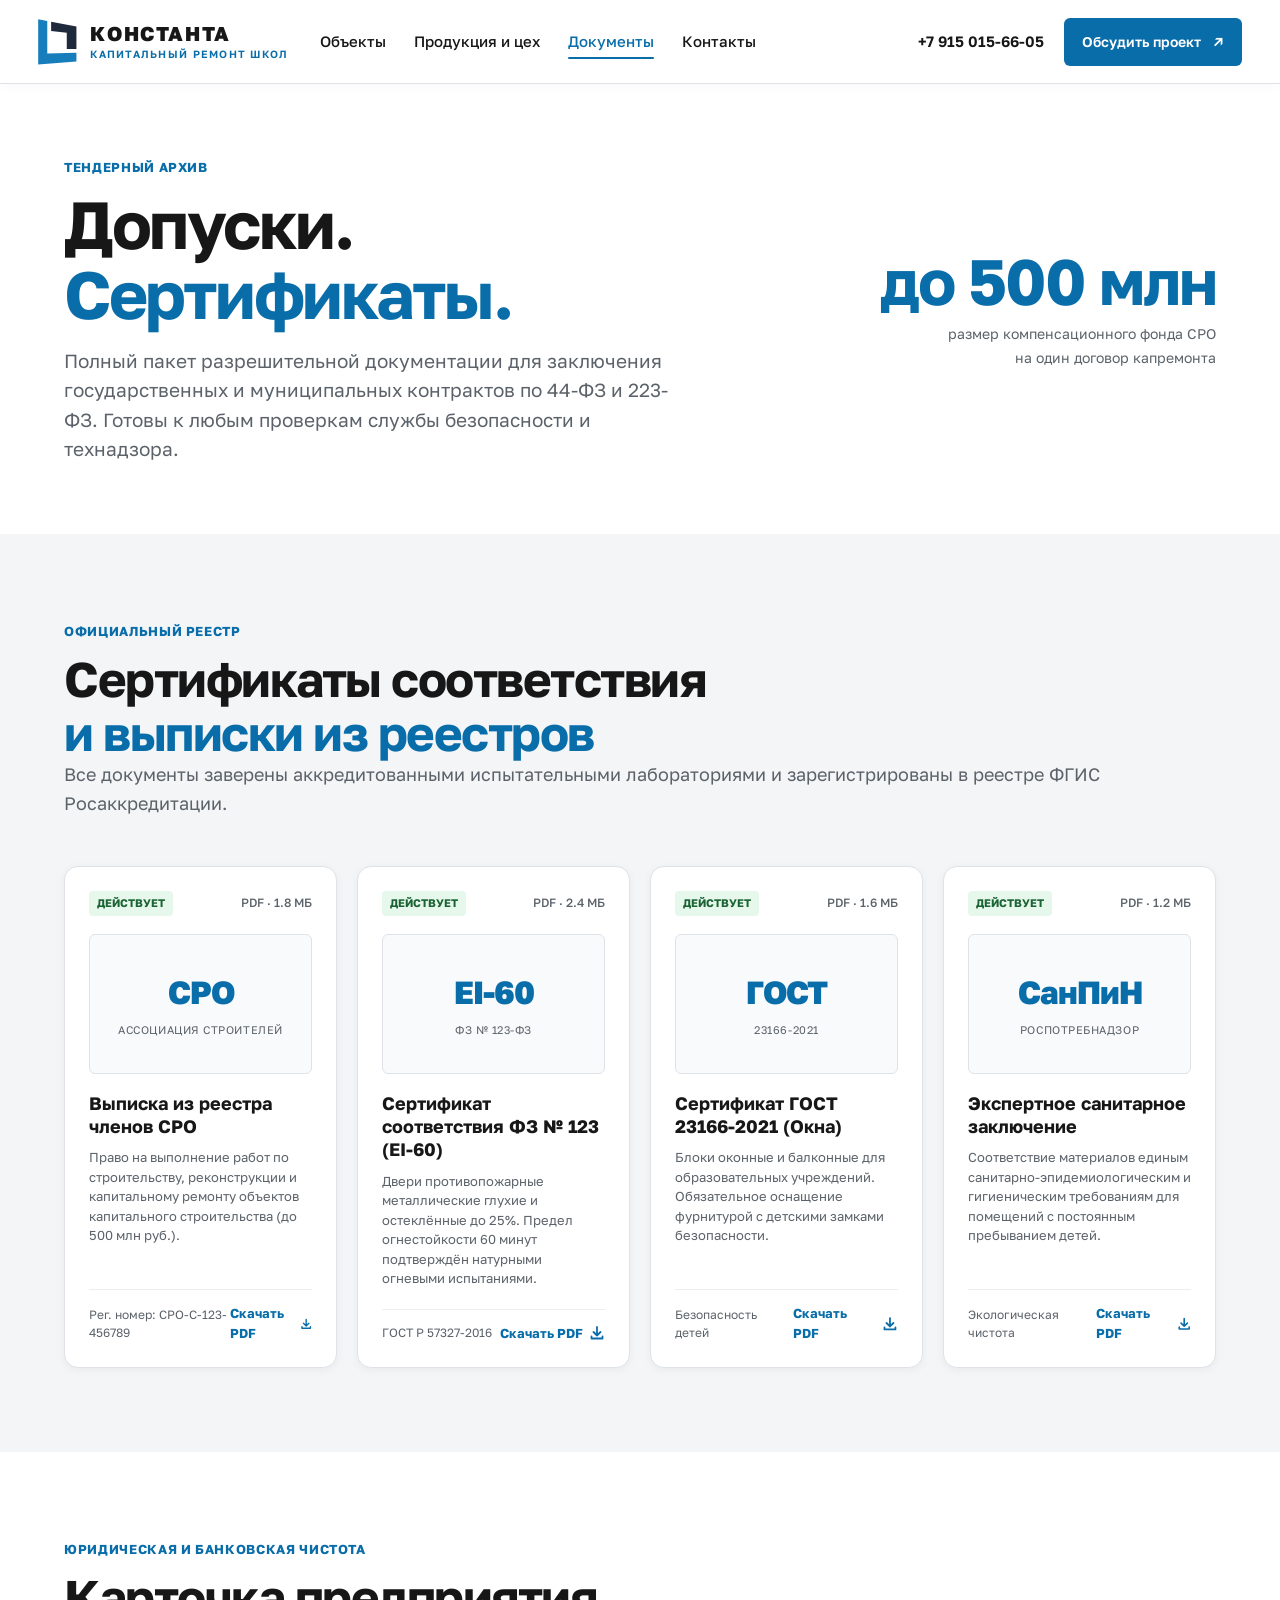
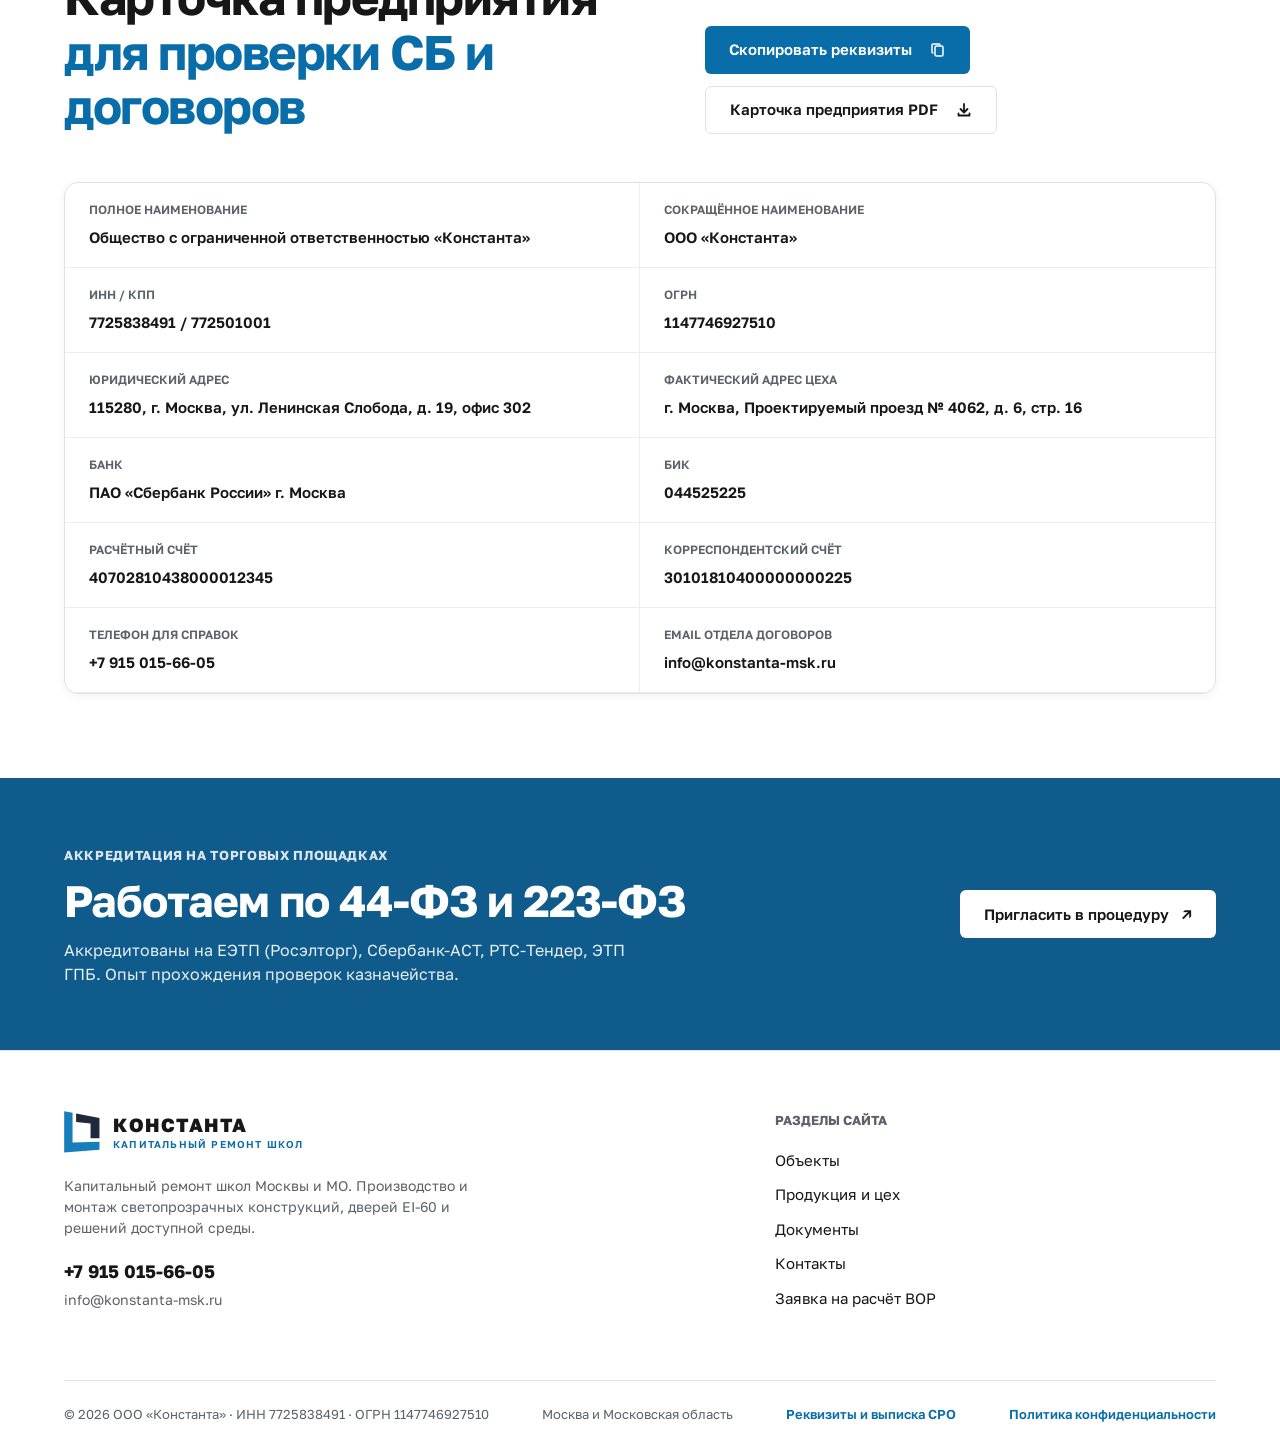
<file: documents.html>
<!doctype html>
<html lang="ru">
  <head>
    <meta charset="UTF-8" />
    <meta name="viewport" content="width=device-width, initial-scale=1.0" />
    <meta name="theme-color" content="#ffffff" />
    <meta name="description" content="Тендерный архив и карточка контрагента ООО «Константа»: выписка СРО, сертификаты EI-60, ГОСТ 23166-2021 и реквизиты." />
    <title>Документы и СРО — ООО «Константа»</title>
    <link rel="preconnect" href="https://fonts.googleapis.com" />
    <link rel="preconnect" href="https://fonts.gstatic.com" crossorigin />
    <link href="https://fonts.googleapis.com/css2?family=Golos+Text:wght@400;500;600;700&display=swap" rel="stylesheet" />
    <link rel="stylesheet" href="styles.css" />
  </head>
  <body class="documents-page" data-page="documents">
    <a class="skip-link" href="#content">Перейти к содержимому</a>
    <div data-site-header></div>

    <main id="content">
      <!-- СЕКЦИЯ 1: HERO -->
      <section class="page-hero page-hero-light">
        <div class="hero-left">
          <span class="eyebrow">ТЕНДЕРНЫЙ АРХИВ</span>
          <h1>Допуски.<br /><span>Сертификаты.</span></h1>
          <p>
            Полный пакет разрешительной документации для заключения государственных и муниципальных контрактов по 44-ФЗ и 223-ФЗ. Готовы к любым проверкам службы безопасности и технадзора.
          </p>
        </div>
        <div class="hero-stat">
          <strong>до 500 млн</strong>
          <span>размер компенсационного фонда СРО<br />на один договор капремонта</span>
        </div>
      </section>

      <!-- СЕКЦИЯ 2: РЕЕСТР СЕРТИФИКАТОВ (СКАЧИВАНИЕ В 1 КЛИК) -->
      <section class="page-section gray-panel certificates-section">
        <div class="section-heading">
          <span class="eyebrow">ОФИЦИАЛЬНЫЙ РЕЕСТР</span>
          <h2>Сертификаты соответствия<br /><span>и выписки из реестров</span></h2>
          <p class="section-subtitle">
            Все документы заверены аккредитованными испытательными лабораториями и зарегистрированы в реестре ФГИС Росаккредитации.
          </p>
        </div>

        <div class="certificates-grid">
          <!-- СРО -->
          <article class="doc-card">
            <div class="doc-card-top">
              <span class="doc-badge-pill green">Действует</span>
              <span class="doc-file-type">PDF · 1.8 МБ</span>
            </div>
            <div class="doc-visual sro-visual">
              <span class="sro-stamp">СРО</span>
              <small>Ассоциация строителей</small>
            </div>
            <h3>Выписка из реестра членов СРО</h3>
            <p>Право на выполнение работ по строительству, реконструкции и капитальному ремонту объектов капитального строительства (до 500 млн руб.).</p>
            <div class="doc-card-footer">
              <span class="doc-meta">Рег. номер: СРО-С-123-456789</span>
              <a class="download-link" href="#" onclick="alert('Скачивание файла: Vypiska_SRO_OOO_Konstanta.pdf'); return false;">
                <span>Скачать PDF</span>
                <svg class="download-icon-svg" width="16" height="16" viewBox="0 0 16 16" fill="none" xmlns="http://www.w3.org/2000/svg" aria-hidden="true">
                  <path d="M8 2V10.5M8 10.5L4.5 7M8 10.5L11.5 7" stroke="currentColor" stroke-width="1.8" stroke-linecap="round" stroke-linejoin="round"/>
                  <path d="M2.5 11.5V13.5H13.5V11.5" stroke="currentColor" stroke-width="1.8" stroke-linecap="round" stroke-linejoin="round"/>
                </svg>
              </a>
            </div>
          </article>

          <!-- Пожарный сертификат EI-60 -->
          <article class="doc-card">
            <div class="doc-card-top">
              <span class="doc-badge-pill green">Действует</span>
              <span class="doc-file-type">PDF · 2.4 МБ</span>
            </div>
            <div class="doc-visual fire-visual">
              <span class="sro-stamp">EI-60</span>
              <small>ФЗ № 123-ФЗ</small>
            </div>
            <h3>Сертификат соответствия ФЗ № 123 (EI-60)</h3>
            <p>Двери противопожарные металлические глухие и остеклённые до 25%. Предел огнестойкости 60 минут подтверждён натурными огневыми испытаниями.</p>
            <div class="doc-card-footer">
              <span class="doc-meta">ГОСТ Р 57327-2016</span>
              <a class="download-link" href="#" onclick="alert('Скачивание файла: Certifikat_EI60_Konstanta.pdf'); return false;">
                <span>Скачать PDF</span>
                <svg class="download-icon-svg" width="16" height="16" viewBox="0 0 16 16" fill="none" xmlns="http://www.w3.org/2000/svg" aria-hidden="true">
                  <path d="M8 2V10.5M8 10.5L4.5 7M8 10.5L11.5 7" stroke="currentColor" stroke-width="1.8" stroke-linecap="round" stroke-linejoin="round"/>
                  <path d="M2.5 11.5V13.5H13.5V11.5" stroke="currentColor" stroke-width="1.8" stroke-linecap="round" stroke-linejoin="round"/>
                </svg>
              </a>
            </div>
          </article>

          <!-- Оконные блоки ГОСТ -->
          <article class="doc-card">
            <div class="doc-card-top">
              <span class="doc-badge-pill green">Действует</span>
              <span class="doc-file-type">PDF · 1.6 МБ</span>
            </div>
            <div class="doc-visual window-visual">
              <span class="sro-stamp">ГОСТ</span>
              <small>23166-2021</small>
            </div>
            <h3>Сертификат ГОСТ 23166-2021 (Окна)</h3>
            <p>Блоки оконные и балконные для образовательных учреждений. Обязательное оснащение фурнитурой с детскими замками безопасности.</p>
            <div class="doc-card-footer">
              <span class="doc-meta">Безопасность детей</span>
              <a class="download-link" href="#" onclick="alert('Скачивание файла: Certifikat_GOST_Okna_Konstanta.pdf'); return false;">
                <span>Скачать PDF</span>
                <svg class="download-icon-svg" width="16" height="16" viewBox="0 0 16 16" fill="none" xmlns="http://www.w3.org/2000/svg" aria-hidden="true">
                  <path d="M8 2V10.5M8 10.5L4.5 7M8 10.5L11.5 7" stroke="currentColor" stroke-width="1.8" stroke-linecap="round" stroke-linejoin="round"/>
                  <path d="M2.5 11.5V13.5H13.5V11.5" stroke="currentColor" stroke-width="1.8" stroke-linecap="round" stroke-linejoin="round"/>
                </svg>
              </a>
            </div>
          </article>

          <!-- Санитарно-эпидемиологическое заключение -->
          <article class="doc-card">
            <div class="doc-card-top">
              <span class="doc-badge-pill green">Действует</span>
              <span class="doc-file-type">PDF · 1.2 МБ</span>
            </div>
            <div class="doc-visual san-visual">
              <span class="sro-stamp">СанПиН</span>
              <small>Роспотребнадзор</small>
            </div>
            <h3>Экспертное санитарное заключение</h3>
            <p>Соответствие материалов единым санитарно-эпидемиологическим и гигиеническим требованиям для помещений с постоянным пребыванием детей.</p>
            <div class="doc-card-footer">
              <span class="doc-meta">Экологическая чистота</span>
              <a class="download-link" href="#" onclick="alert('Скачивание файла: Sanitarnoe_Zaklyuchenie_Shkoly.pdf'); return false;">
                <span>Скачать PDF</span>
                <svg class="download-icon-svg" width="16" height="16" viewBox="0 0 16 16" fill="none" xmlns="http://www.w3.org/2000/svg" aria-hidden="true">
                  <path d="M8 2V10.5M8 10.5L4.5 7M8 10.5L11.5 7" stroke="currentColor" stroke-width="1.8" stroke-linecap="round" stroke-linejoin="round"/>
                  <path d="M2.5 11.5V13.5H13.5V11.5" stroke="currentColor" stroke-width="1.8" stroke-linecap="round" stroke-linejoin="round"/>
                </svg>
              </a>
            </div>
          </article>
        </div>
      </section>

      <!-- СЕКЦИЯ 3: КАРТОЧКА КОНТРАГЕНТА (ДЛЯ ДОГОВОРОВ И СБ) -->
      <section class="white-section counterparty-section">
        <div class="section-heading heading-row">
          <div>
            <span class="eyebrow">ЮРИДИЧЕСКАЯ И БАНКОВСКАЯ ЧИСТОТА</span>
            <h2>Карточка предприятия<br /><span>для проверки СБ и договоров</span></h2>
          </div>
          <div class="heading-actions">
            <button type="button" class="blue-button" data-copy-requisites>
              <span>Скопировать реквизиты</span>
              <svg width="16" height="16" viewBox="0 0 16 16" fill="none" xmlns="http://www.w3.org/2000/svg" aria-hidden="true" style="margin-left: 6px; flex-shrink: 0;">
                <rect x="5" y="4" width="8" height="10" rx="1.5" stroke="currentColor" stroke-width="1.5"/>
                <path d="M3.5 11H3C2.44772 11 2 10.5523 2 10V3C2 2.44772 2.44772 2 3 2H9C9.55228 2 10 2.44772 10 3V3.5" stroke="currentColor" stroke-width="1.5"/>
              </svg>
            </button>
            <a class="outline-button download-outline-btn" href="#" onclick="alert('Скачивание карточки ООО «Константа» (PDF)'); return false;">
              <span>Карточка предприятия PDF</span>
              <svg class="download-icon-svg" width="16" height="16" viewBox="0 0 16 16" fill="none" xmlns="http://www.w3.org/2000/svg" aria-hidden="true" style="margin-left: 6px;">
                <path d="M8 2V10.5M8 10.5L4.5 7M8 10.5L11.5 7" stroke="currentColor" stroke-width="1.8" stroke-linecap="round" stroke-linejoin="round"/>
                <path d="M2.5 11.5V13.5H13.5V11.5" stroke="currentColor" stroke-width="1.8" stroke-linecap="round" stroke-linejoin="round"/>
              </svg>
            </a>
          </div>
        </div>

        <div class="requisites-table-card">
          <div class="requisites-grid">
            <div class="req-item copyable-row" title="Нажмите, чтобы скопировать">
              <span class="req-label">Полное наименование</span>
              <strong class="val-text">Общество с ограниченной ответственностью «Константа»</strong>
            </div>
            <div class="req-item copyable-row" title="Нажмите, чтобы скопировать">
              <span class="req-label">Сокращённое наименование</span>
              <strong class="val-text">ООО «Константа»</strong>
            </div>
            <div class="req-item copyable-row" title="Нажмите, чтобы скопировать">
              <span class="req-label">ИНН / КПП</span>
              <strong class="val-text">7725838491 / 772501001</strong>
            </div>
            <div class="req-item copyable-row" title="Нажмите, чтобы скопировать">
              <span class="req-label">ОГРН</span>
              <strong class="val-text">1147746927510</strong>
            </div>
            <div class="req-item copyable-row" title="Нажмите, чтобы скопировать">
              <span class="req-label">Юридический адрес</span>
              <strong class="val-text">115280, г. Москва, ул. Ленинская Слобода, д. 19, офис 302</strong>
            </div>
            <div class="req-item copyable-row" title="Нажмите, чтобы скопировать">
              <span class="req-label">Фактический адрес цеха</span>
              <strong class="val-text">г. Москва, Проектируемый проезд № 4062, д. 6, стр. 16</strong>
            </div>
            <div class="req-item copyable-row" title="Нажмите, чтобы скопировать">
              <span class="req-label">Банк</span>
              <strong class="val-text">ПАО «Сбербанк России» г. Москва</strong>
            </div>
            <div class="req-item copyable-row" title="Нажмите, чтобы скопировать">
              <span class="req-label">БИК</span>
              <strong class="val-text">044525225</strong>
            </div>
            <div class="req-item copyable-row" title="Нажмите, чтобы скопировать">
              <span class="req-label">Расчётный счёт</span>
              <strong class="val-text">40702810438000012345</strong>
            </div>
            <div class="req-item copyable-row" title="Нажмите, чтобы скопировать">
              <span class="req-label">Корреспондентский счёт</span>
              <strong class="val-text">30101810400000000225</strong>
            </div>
            <div class="req-item copyable-row" title="Нажмите, чтобы скопировать">
              <span class="req-label">Телефон для справок</span>
              <strong class="val-text">+7 915 015-66-05</strong>
            </div>
            <div class="req-item copyable-row" title="Нажмите, чтобы скопировать">
              <span class="req-label">Email отдела договоров</span>
              <strong class="val-text">info@konstanta-msk.ru</strong>
            </div>
          </div>
        </div>
      </section>

      <!-- CTA -->
      <section class="cta-band">
        <div class="cta-copy">
          <span class="eyebrow">АККРЕДИТАЦИЯ НА ТОРГОВЫХ ПЛОЩАДКАХ</span>
          <h2>Работаем по 44-ФЗ и 223-ФЗ</h2>
          <p>
            Аккредитованы на ЕЭТП (Росэлторг), Сбербанк-АСТ, РТС-Тендер, ЭТП ГПБ. Опыт прохождения проверок казначейства.
          </p>
        </div>
        <div class="cta-actions">
          <a class="blue-button" href="contacts.html">Пригласить в процедуру <span>↗</span></a>
        </div>
      </section>
    </main>

    <!-- Light Toast Notification -->
    <div id="copy-toast" class="copy-toast" role="status" aria-live="polite">
      <span class="toast-icon" aria-hidden="true">
        <svg width="14" height="14" viewBox="0 0 16 16" fill="none" xmlns="http://www.w3.org/2000/svg">
          <path d="M3.5 8.5L6.5 11.5L12.5 4.5" stroke="currentColor" stroke-width="2.2" stroke-linecap="round" stroke-linejoin="round"/>
        </svg>
      </span>
      <span class="toast-text">Реквизиты скопированы в буфер обмена</span>
    </div>

    <div data-site-footer></div>

    <script src="site-data.js"></script>
    <script src="site-shell.js"></script>
    <script src="site-pages.js"></script>
    <script src="script.js"></script>
  </body>
</html>
</file>
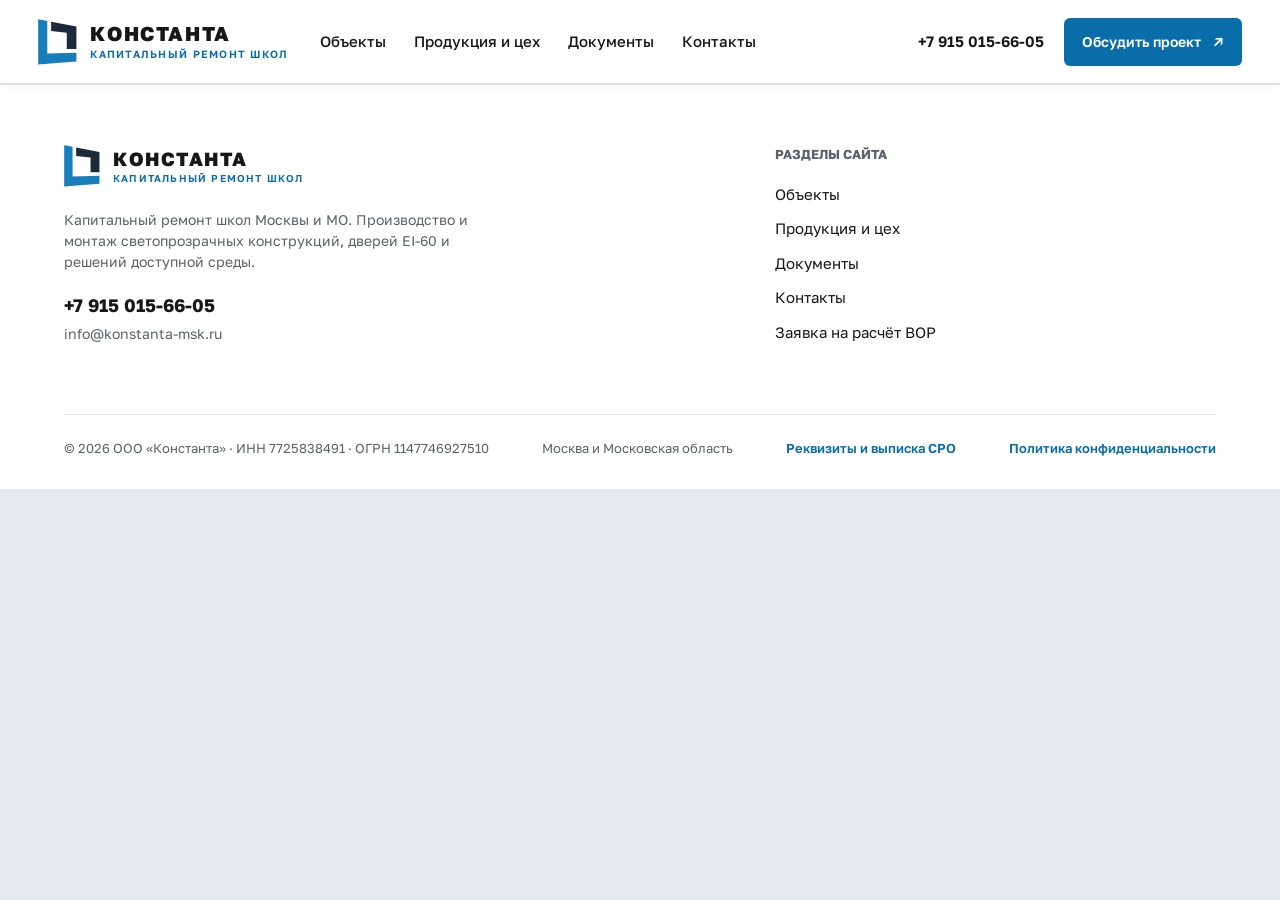
<file: page-template.html>
<!doctype html>
<html lang="ru">
  <head>
    <meta charset="UTF-8" />
    <meta name="viewport" content="width=device-width, initial-scale=1.0" />
    <meta name="description" content="Константа — производственно-монтажный подрядчик для школ, общественных и коммерческих объектов." />
    <title>Страница — Константа</title>
    <link rel="preconnect" href="https://fonts.googleapis.com" />
    <link rel="preconnect" href="https://fonts.gstatic.com" crossorigin />
    <link href="https://fonts.googleapis.com/css2?family=Golos+Text:wght@400;500;600;700&display=swap" rel="stylesheet" />
    <link rel="stylesheet" href="styles.css" />
  </head>
  <body data-page="PAGE_KEY">
    <a class="skip-link" href="#content">Перейти к содержимому</a>
    <div data-site-header></div>
    <main id="content">
      <!-- PAGE_CONTENT -->
    </main>
    <div data-site-footer></div>
    <script src="site-data.js"></script>
    <script src="site-shell.js"></script>
    <script src="site-pages.js"></script>
    <script src="script.js"></script>
  </body>
</html>
</file>
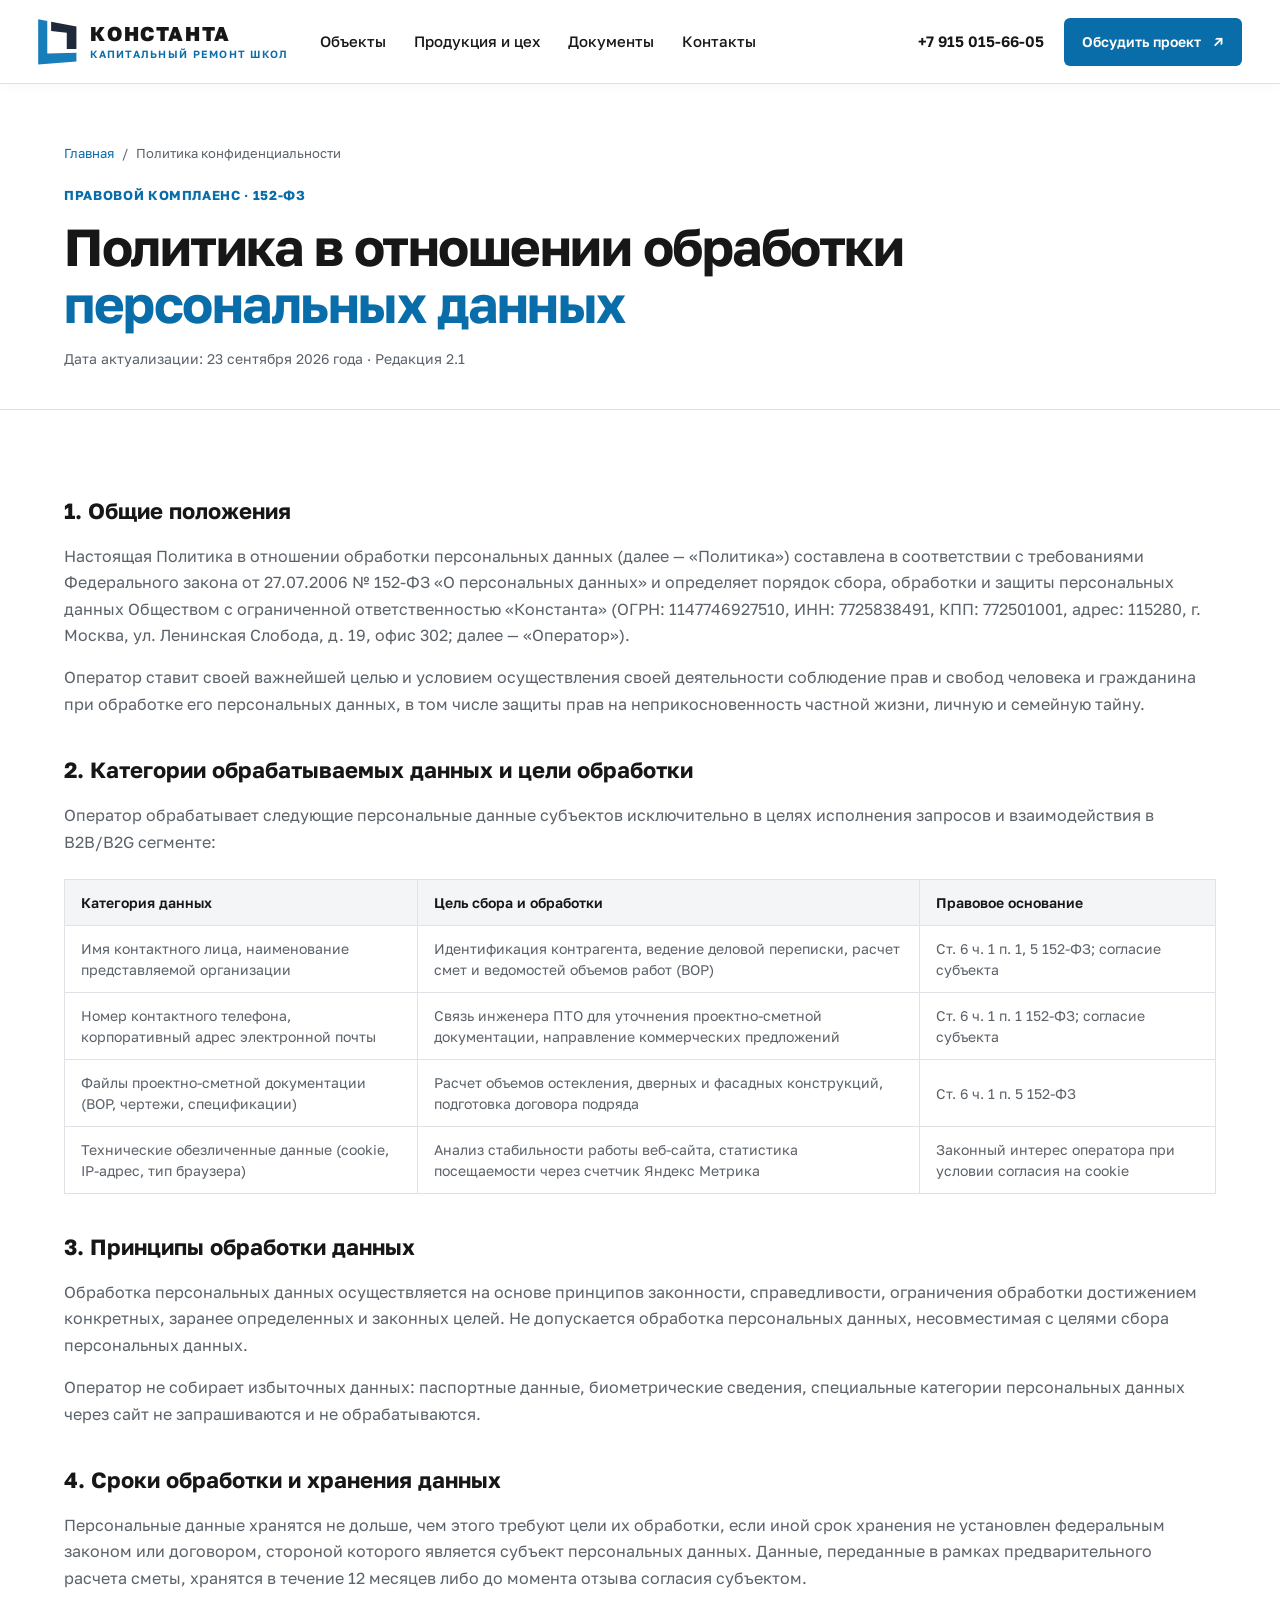
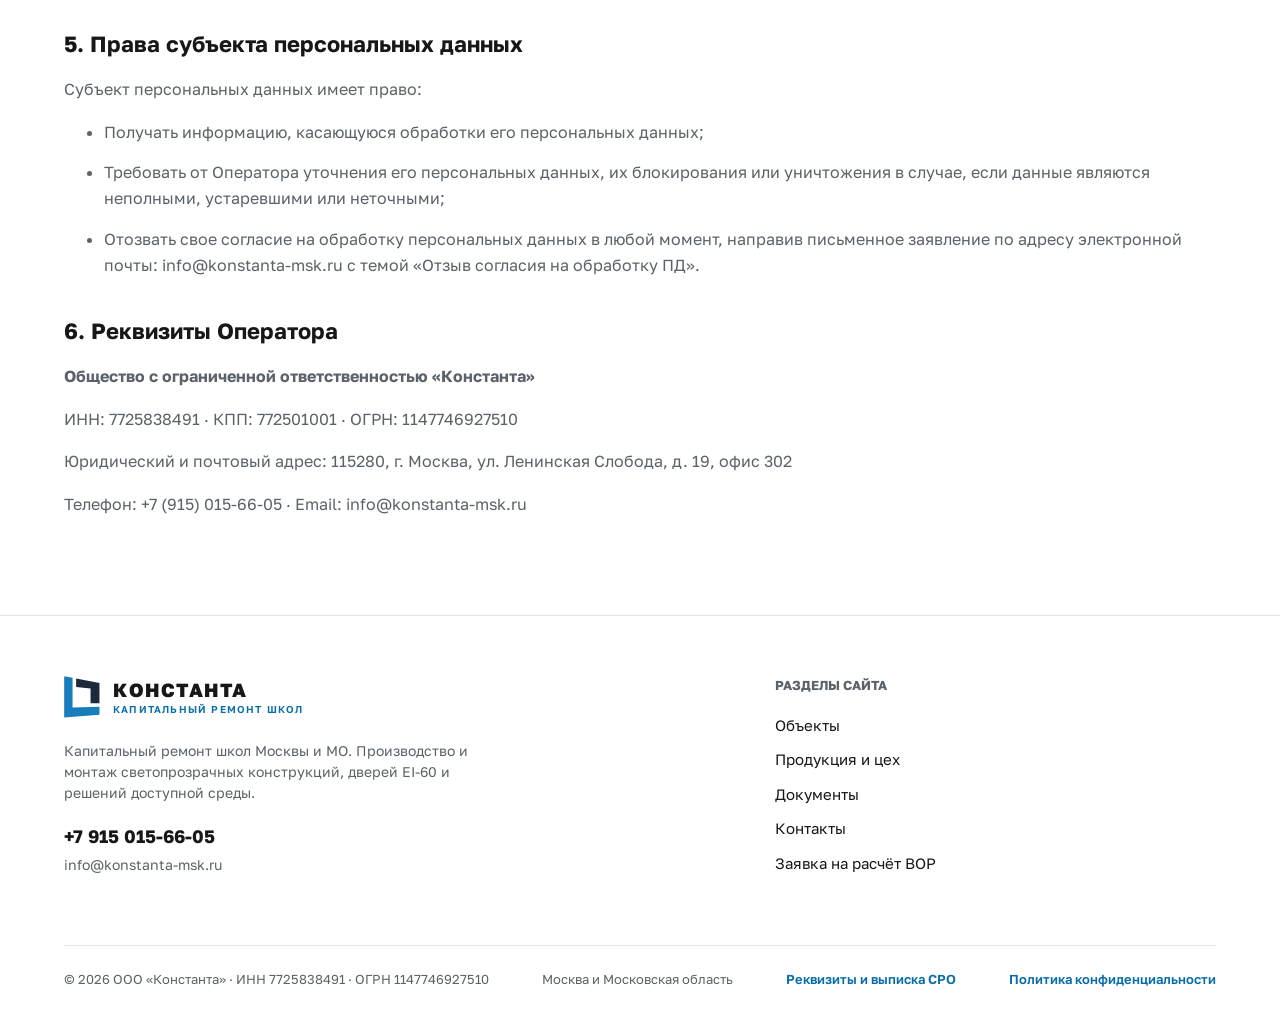
<file: privacy.html>
<!doctype html>
<html lang="ru">
  <head>
    <meta charset="UTF-8" />
    <meta name="viewport" content="width=device-width, initial-scale=1.0" />
    <meta name="description" content="Политика в отношении обработки персональных данных ООО «Константа» в соответствии с Федеральным законом № 152-ФЗ." />
    <title>Политика конфиденциальности — ООО «Константа»</title>
    <link rel="preconnect" href="https://fonts.googleapis.com" />
    <link rel="preconnect" href="https://fonts.gstatic.com" crossorigin />
    <link href="https://fonts.googleapis.com/css2?family=Golos+Text:wght@400;500;600;700&display=swap" rel="stylesheet" />
    <link rel="stylesheet" href="styles.css" />
  </head>
  <body class="privacy-page" data-page="privacy">
    <a class="skip-link" href="#content">Перейти к содержимому</a>
    <div data-site-header></div>

    <main id="content">
      <section class="page-hero-compact">
        <div class="site-container">
          <nav class="breadcrumbs" aria-label="Навигация">
            <a href="index.html">Главная</a>
            <span aria-hidden="true">/</span>
            <span aria-current="page">Политика конфиденциальности</span>
          </nav>
          <span class="eyebrow">ПРАВОВОЙ КОМПЛАЕНС · 152-ФЗ</span>
          <h1>Политика в отношении обработки<br /><span>персональных данных</span></h1>
          <p class="hero-date">Дата актуализации: 23 сентября 2026 года · Редакция 2.1</p>
        </div>
      </section>

      <section class="page-section white-section privacy-content-section">
        <div class="site-container legal-document-body">
          <article class="legal-article">
            <h2>1. Общие положения</h2>
            <p>
              Настоящая Политика в отношении обработки персональных данных (далее — «Политика») составлена в соответствии с требованиями Федерального закона от 27.07.2006 № 152-ФЗ «О персональных данных» и определяет порядок сбора, обработки и защиты персональных данных Обществом с ограниченной ответственностью «Константа» (ОГРН: 1147746927510, ИНН: 7725838491, КПП: 772501001, адрес: 115280, г. Москва, ул. Ленинская Слобода, д. 19, офис 302; далее — «Оператор»).
            </p>
            <p>
              Оператор ставит своей важнейшей целью и условием осуществления своей деятельности соблюдение прав и свобод человека и гражданина при обработке его персональных данных, в том числе защиты прав на неприкосновенность частной жизни, личную и семейную тайну.
            </p>

            <h2>2. Категории обрабатываемых данных и цели обработки</h2>
            <p>Оператор обрабатывает следующие персональные данные субъектов исключительно в целях исполнения запросов и взаимодействия в B2B/B2G сегменте:</p>
            <table class="legal-data-table">
              <thead>
                <tr>
                  <th>Категория данных</th>
                  <th>Цель сбора и обработки</th>
                  <th>Правовое основание</th>
                </tr>
              </thead>
              <tbody>
                <tr>
                  <td>Имя контактного лица, наименование представляемой организации</td>
                  <td>Идентификация контрагента, ведение деловой переписки, расчет смет и ведомостей объемов работ (ВОР)</td>
                  <td>Ст. 6 ч. 1 п. 1, 5 152-ФЗ; согласие субъекта</td>
                </tr>
                <tr>
                  <td>Номер контактного телефона, корпоративный адрес электронной почты</td>
                  <td>Связь инженера ПТО для уточнения проектно-сметной документации, направление коммерческих предложений</td>
                  <td>Ст. 6 ч. 1 п. 1 152-ФЗ; согласие субъекта</td>
                </tr>
                <tr>
                  <td>Файлы проектно-сметной документации (ВОР, чертежи, спецификации)</td>
                  <td>Расчет объемов остекления, дверных и фасадных конструкций, подготовка договора подряда</td>
                  <td>Ст. 6 ч. 1 п. 5 152-ФЗ</td>
                </tr>
                <tr>
                  <td>Технические обезличенные данные (cookie, IP-адрес, тип браузера)</td>
                  <td>Анализ стабильности работы веб-сайта, статистика посещаемости через счетчик Яндекс Метрика</td>
                  <td>Законный интерес оператора при условии согласия на cookie</td>
                </tr>
              </tbody>
            </table>

            <h2>3. Принципы обработки данных</h2>
            <p>
              Обработка персональных данных осуществляется на основе принципов законности, справедливости, ограничения обработки достижением конкретных, заранее определенных и законных целей. Не допускается обработка персональных данных, несовместимая с целями сбора персональных данных.
            </p>
            <p>
              Оператор не собирает избыточных данных: паспортные данные, биометрические сведения, специальные категории персональных данных через сайт не запрашиваются и не обрабатываются.
            </p>

            <h2>4. Сроки обработки и хранения данных</h2>
            <p>
              Персональные данные хранятся не дольше, чем этого требуют цели их обработки, если иной срок хранения не установлен федеральным законом или договором, стороной которого является субъект персональных данных. Данные, переданные в рамках предварительного расчета сметы, хранятся в течение 12 месяцев либо до момента отзыва согласия субъектом.
            </p>

            <h2>5. Права субъекта персональных данных</h2>
            <p>Субъект персональных данных имеет право:</p>
            <ul>
              <li>Получать информацию, касающуюся обработки его персональных данных;</li>
              <li>Требовать от Оператора уточнения его персональных данных, их блокирования или уничтожения в случае, если данные являются неполными, устаревшими или неточными;</li>
              <li>Отозвать свое согласие на обработку персональных данных в любой момент, направив письменное заявление по адресу электронной почты: <a href="mailto:info@konstanta-msk.ru">info@konstanta-msk.ru</a> с темой «Отзыв согласия на обработку ПД».</li>
            </ul>

            <h2>6. Реквизиты Оператора</h2>
            <div class="requisites-box">
              <p><strong>Общество с ограниченной ответственностью «Константа»</strong></p>
              <p>ИНН: 7725838491 · КПП: 772501001 · ОГРН: 1147746927510</p>
              <p>Юридический и почтовый адрес: 115280, г. Москва, ул. Ленинская Слобода, д. 19, офис 302</p>
              <p>Телефон: +7 (915) 015-66-05 · Email: <a href="mailto:info@konstanta-msk.ru">info@konstanta-msk.ru</a></p>
            </div>
          </article>
        </div>
      </section>
    </main>

    <div data-site-footer></div>

    <script src="site-data.js"></script>
    <script src="site-shell.js"></script>
    <script src="site-pages.js"></script>
    <script src="script.js"></script>
  </body>
</html>
</file>
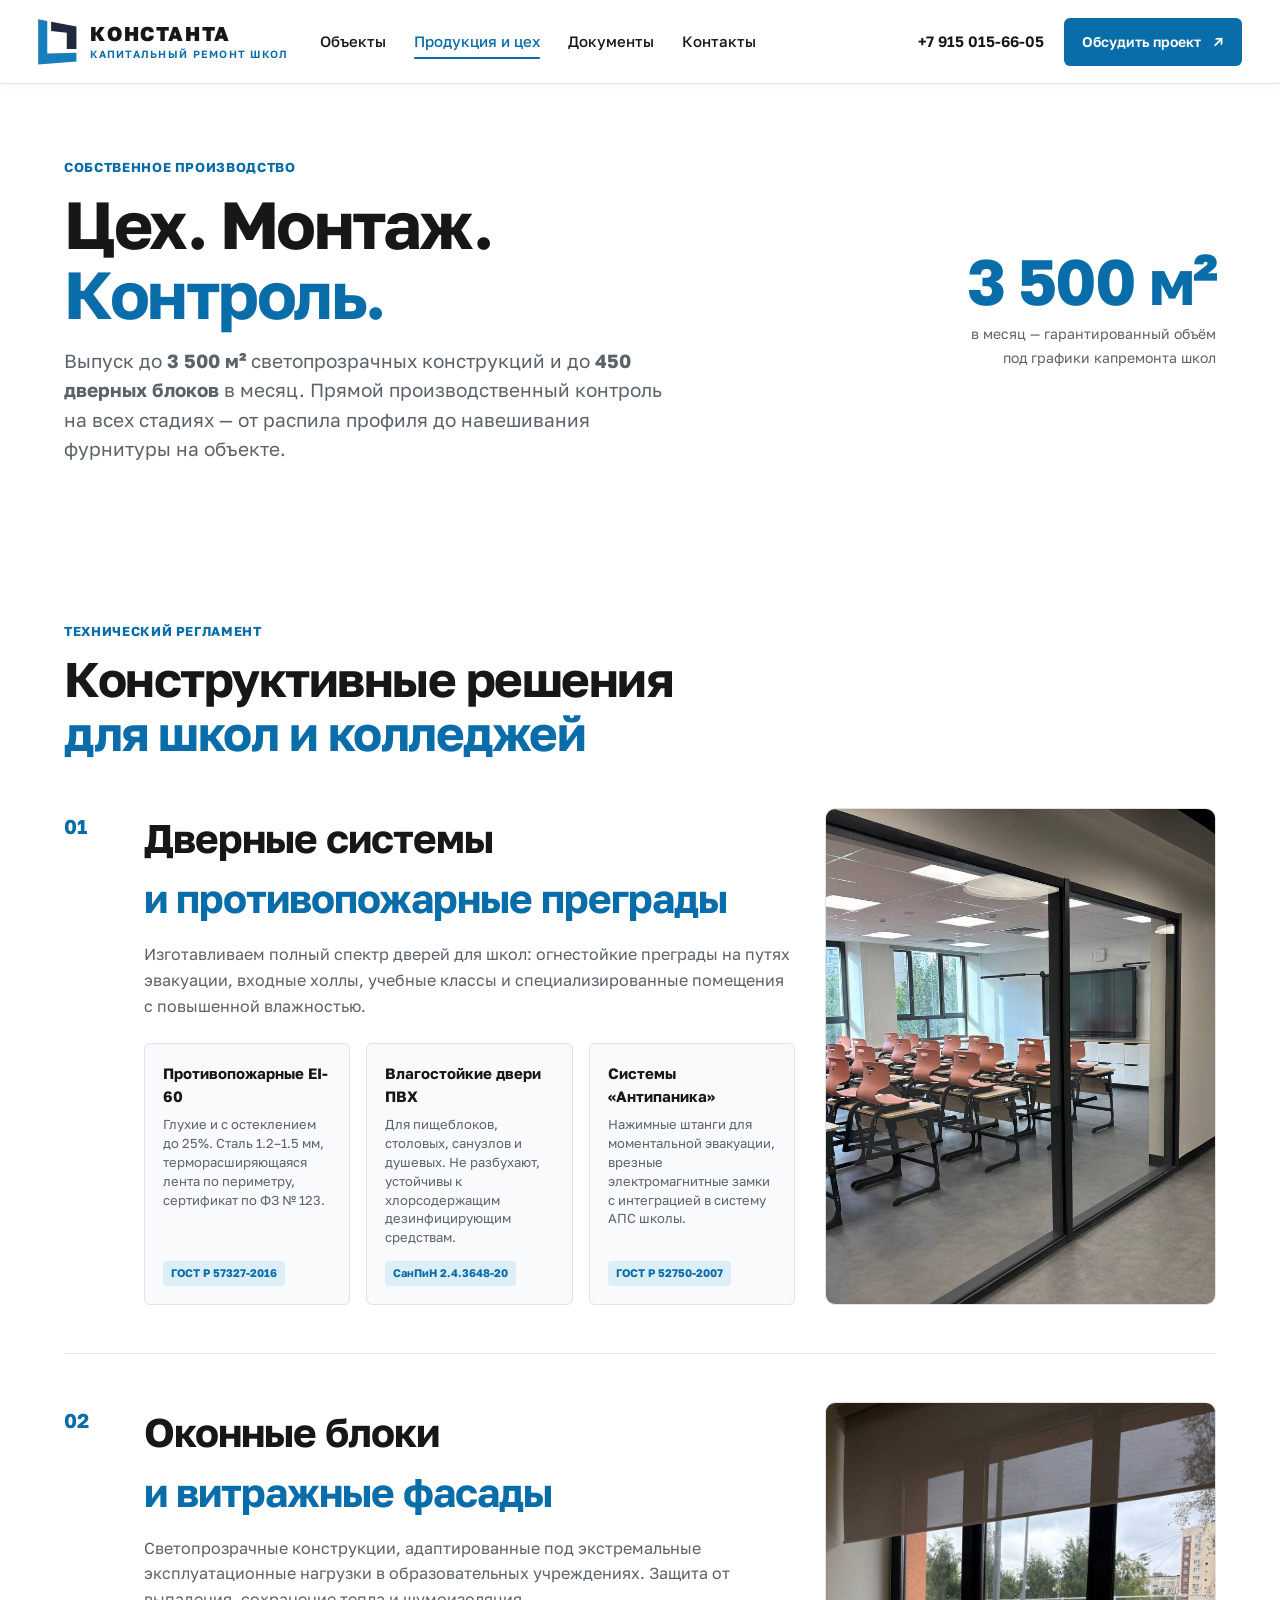
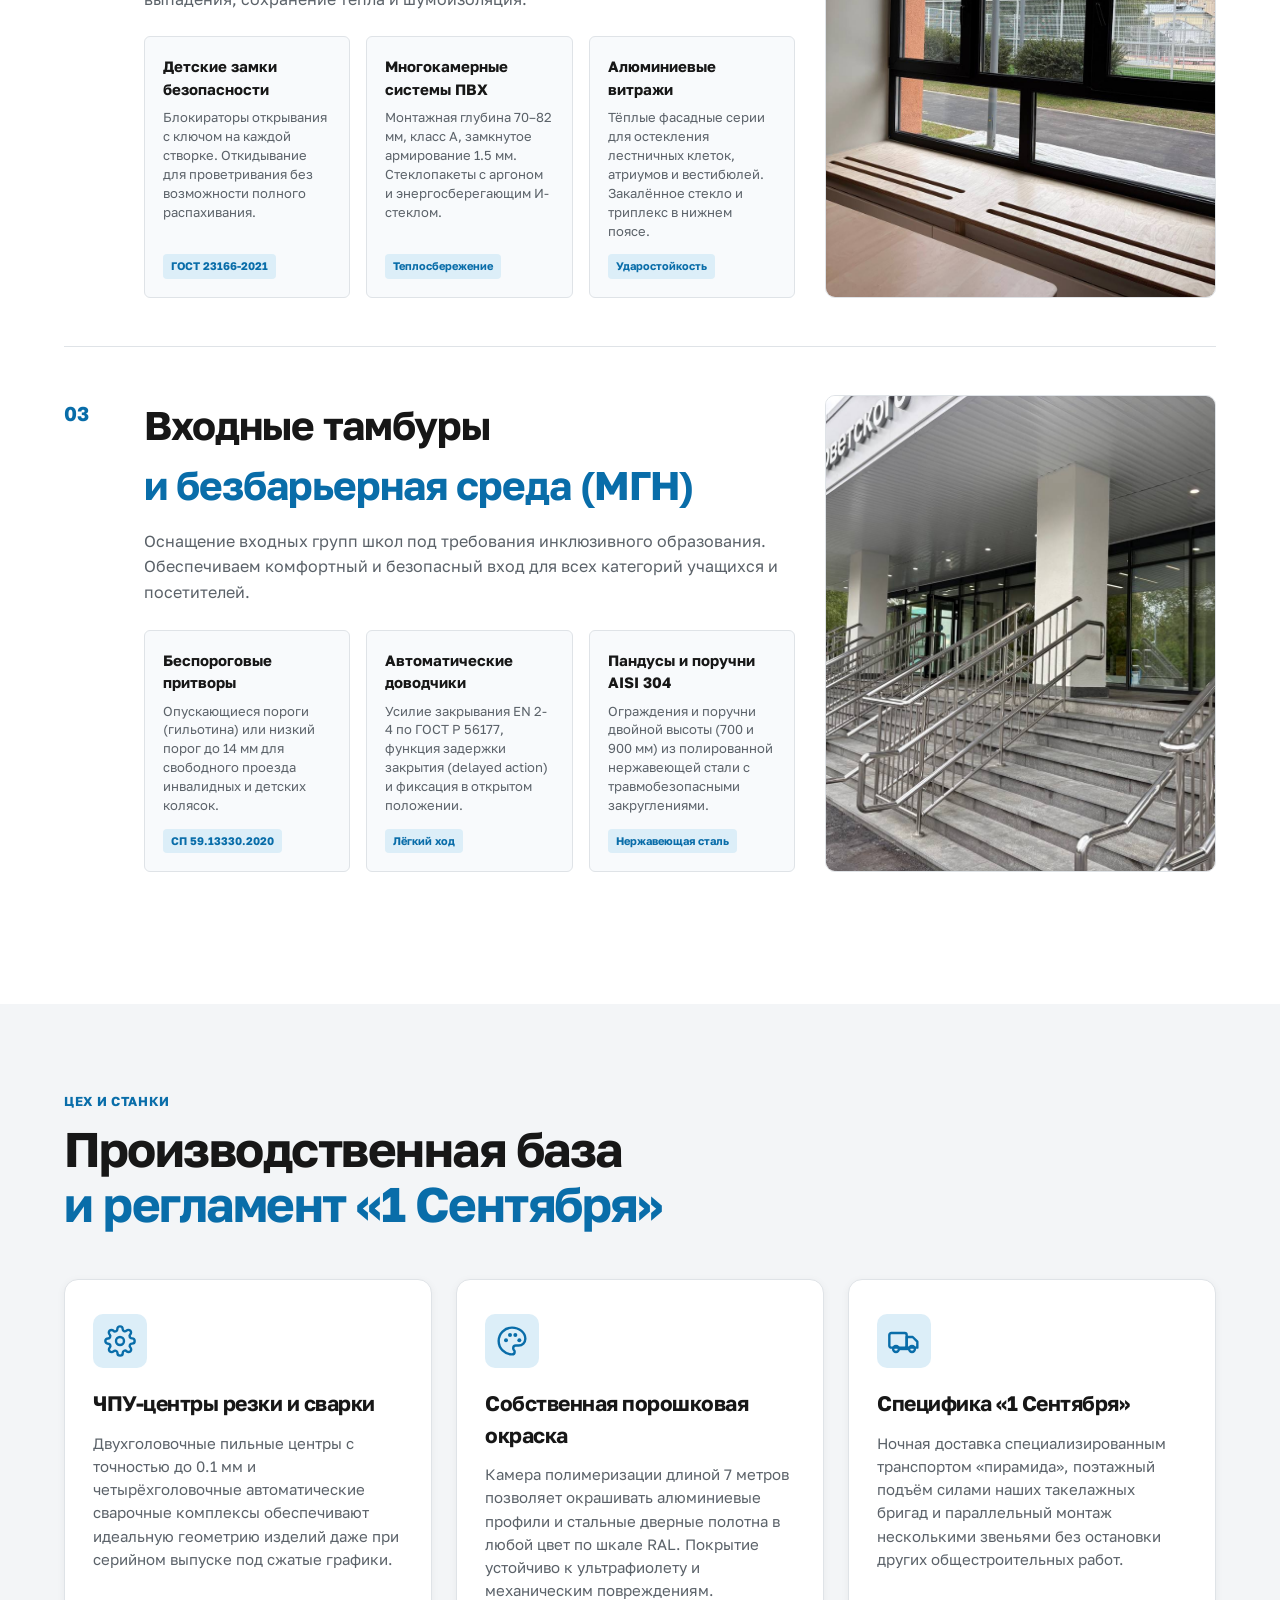
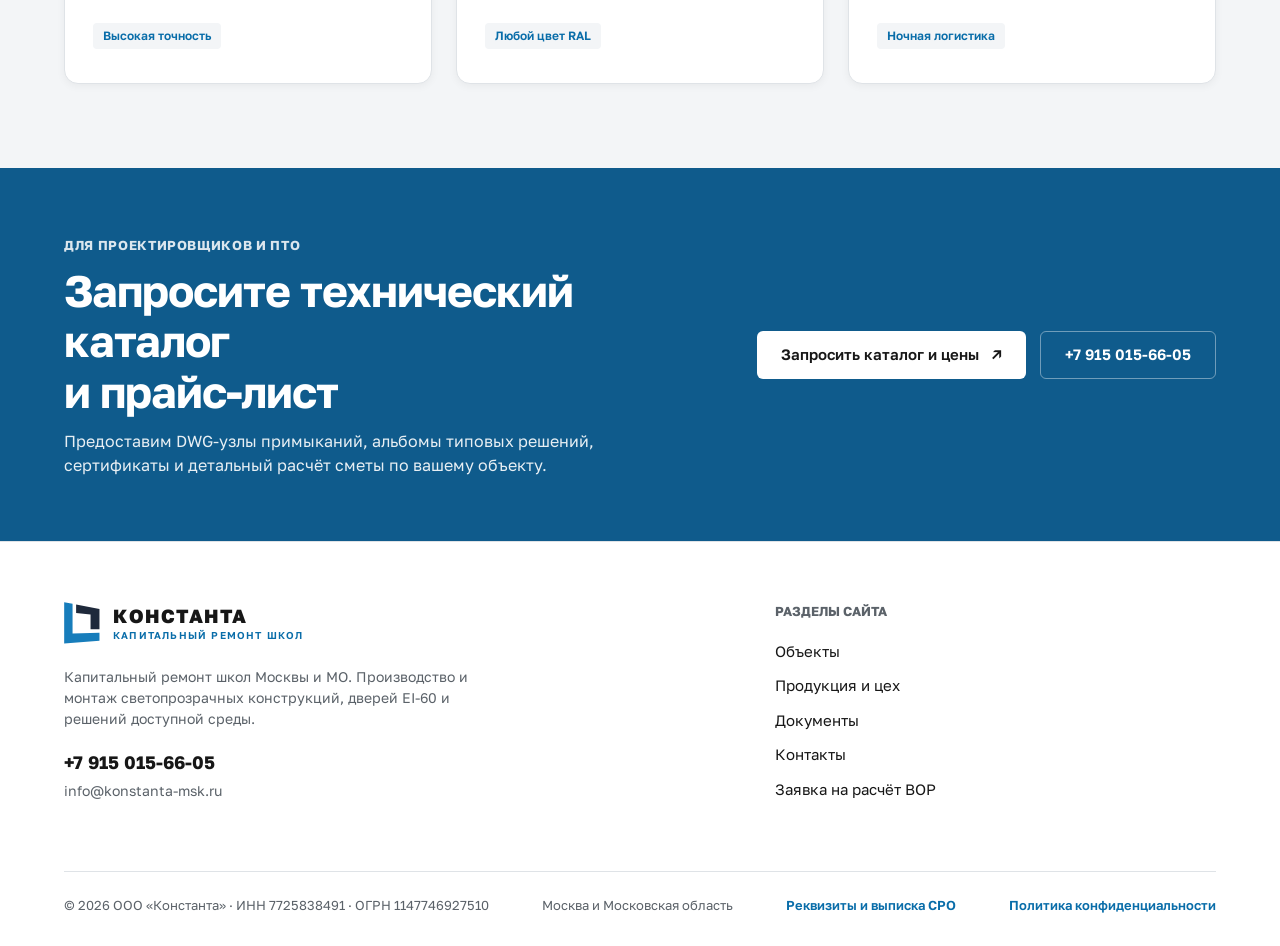
<file: production.html>
<!doctype html>
<html lang="ru">
  <head>
    <meta charset="UTF-8" />
    <meta http-equiv="refresh" content="0; url=solutions.html" />
    <title>Перенаправление в раздел «Продукция и цех» — Константа</title>
    <script>
      window.location.replace("solutions.html");
    </script>
    <style>
      body { font-family: 'Golos Text', Arial, sans-serif; background: #f3f5f7; color: #171717; display: grid; place-items: center; min-height: 100vh; margin: 0; }
      .redirect-box { background: #fff; padding: 32px; border-radius: 12px; border: 1px solid #dfe3e7; max-width: 480px; text-align: center; }
      a { color: #2583bf; font-weight: 600; text-decoration: none; }
    </style>
  </head>
  <body>
    <div class="redirect-box">
      <h2>Перенаправление...</h2>
      <p>Раздел «Производство» объединён с разделом «Продукция и цех».</p>
      <p><a href="solutions.html">Нажмите сюда, если переход не произошёл автоматически ↗</a></p>
    </div>
  </body>
</html>
</file>
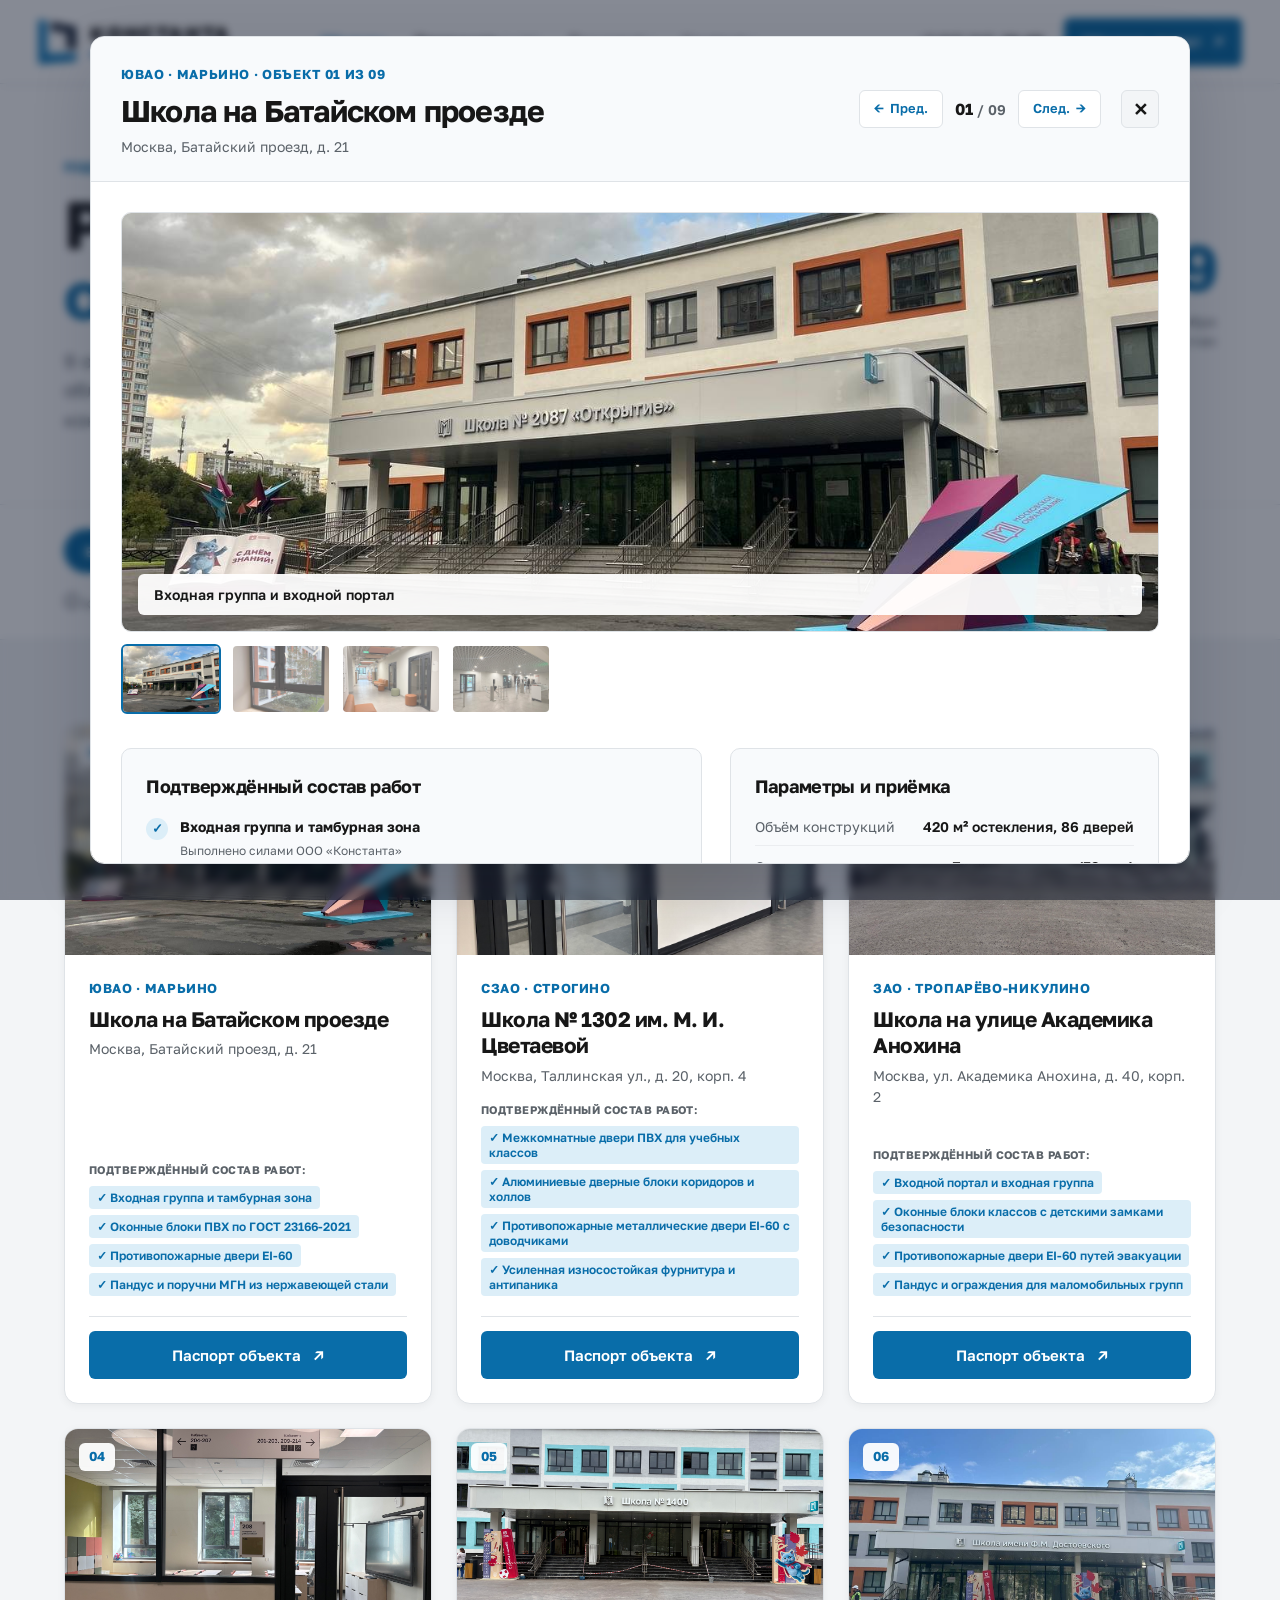
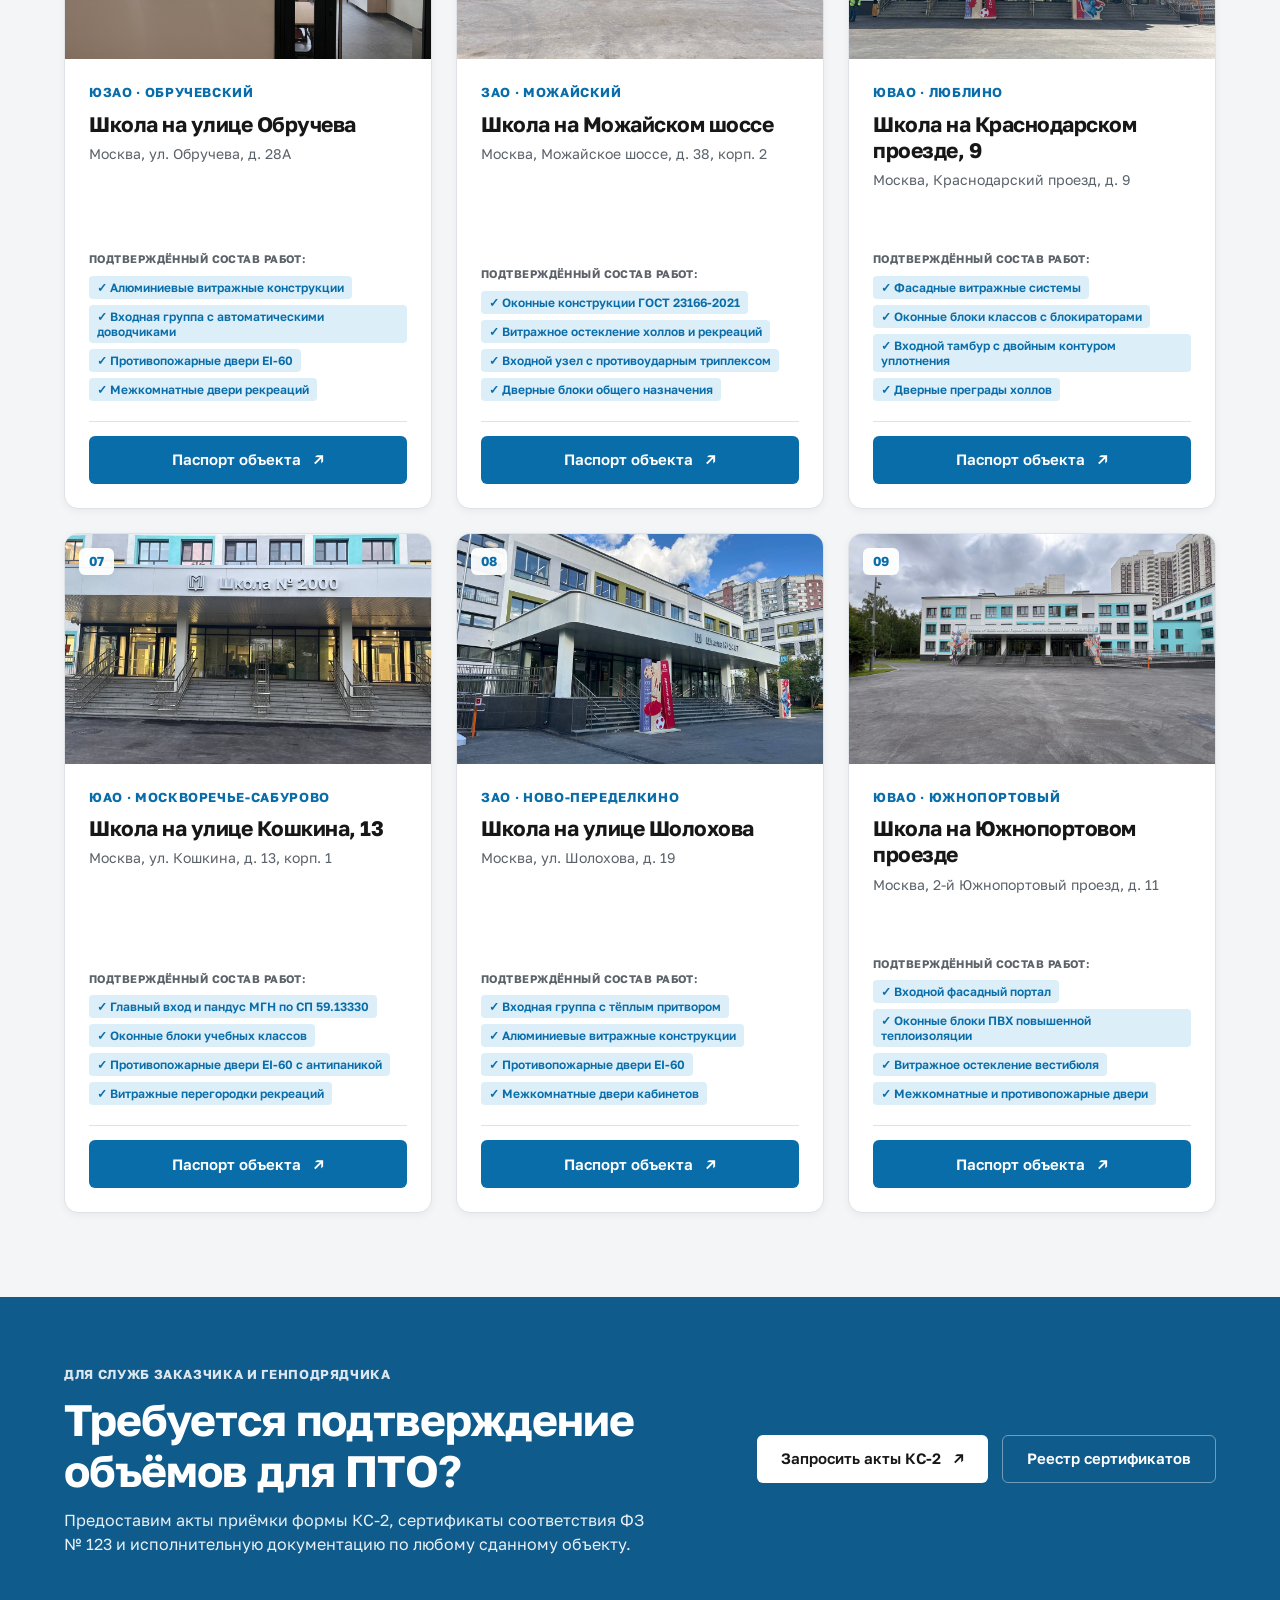
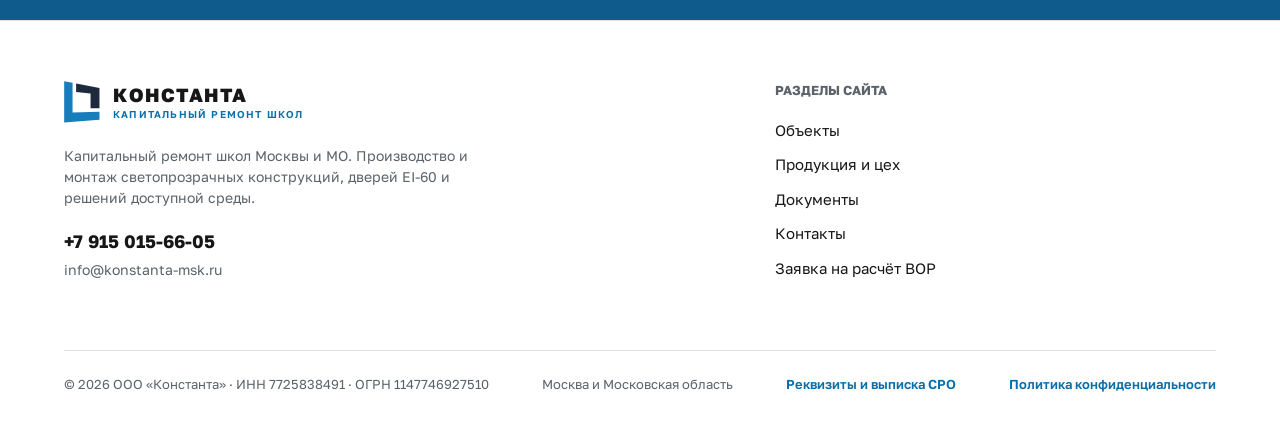
<file: project-school-01.html>
<!doctype html>
<html lang="ru">
  <head>
    <meta charset="UTF-8" />
    <meta http-equiv="refresh" content="0; url=projects.html?school=bataisky" />
    <title>Перенаправление в паспорт объекта — Константа</title>
    <script>
      window.location.replace("projects.html?school=bataisky");
    </script>
    <style>
      body { font-family: 'Golos Text', Arial, sans-serif; background: #f3f5f7; color: #171717; display: grid; place-items: center; min-height: 100vh; margin: 0; }
      .redirect-box { background: #fff; padding: 32px; border-radius: 12px; border: 1px solid #dfe3e7; max-width: 480px; text-align: center; }
      a { color: #2583bf; font-weight: 600; text-decoration: none; }
    </style>
  </head>
  <body>
    <div class="redirect-box">
      <h2>Перенаправление...</h2>
      <p>Переход в единый интерактивный паспорт объекта.</p>
      <p><a href="projects.html?school=bataisky">Нажмите сюда, если переход не произошёл автоматически ↗</a></p>
    </div>
  </body>
</html>
</file>
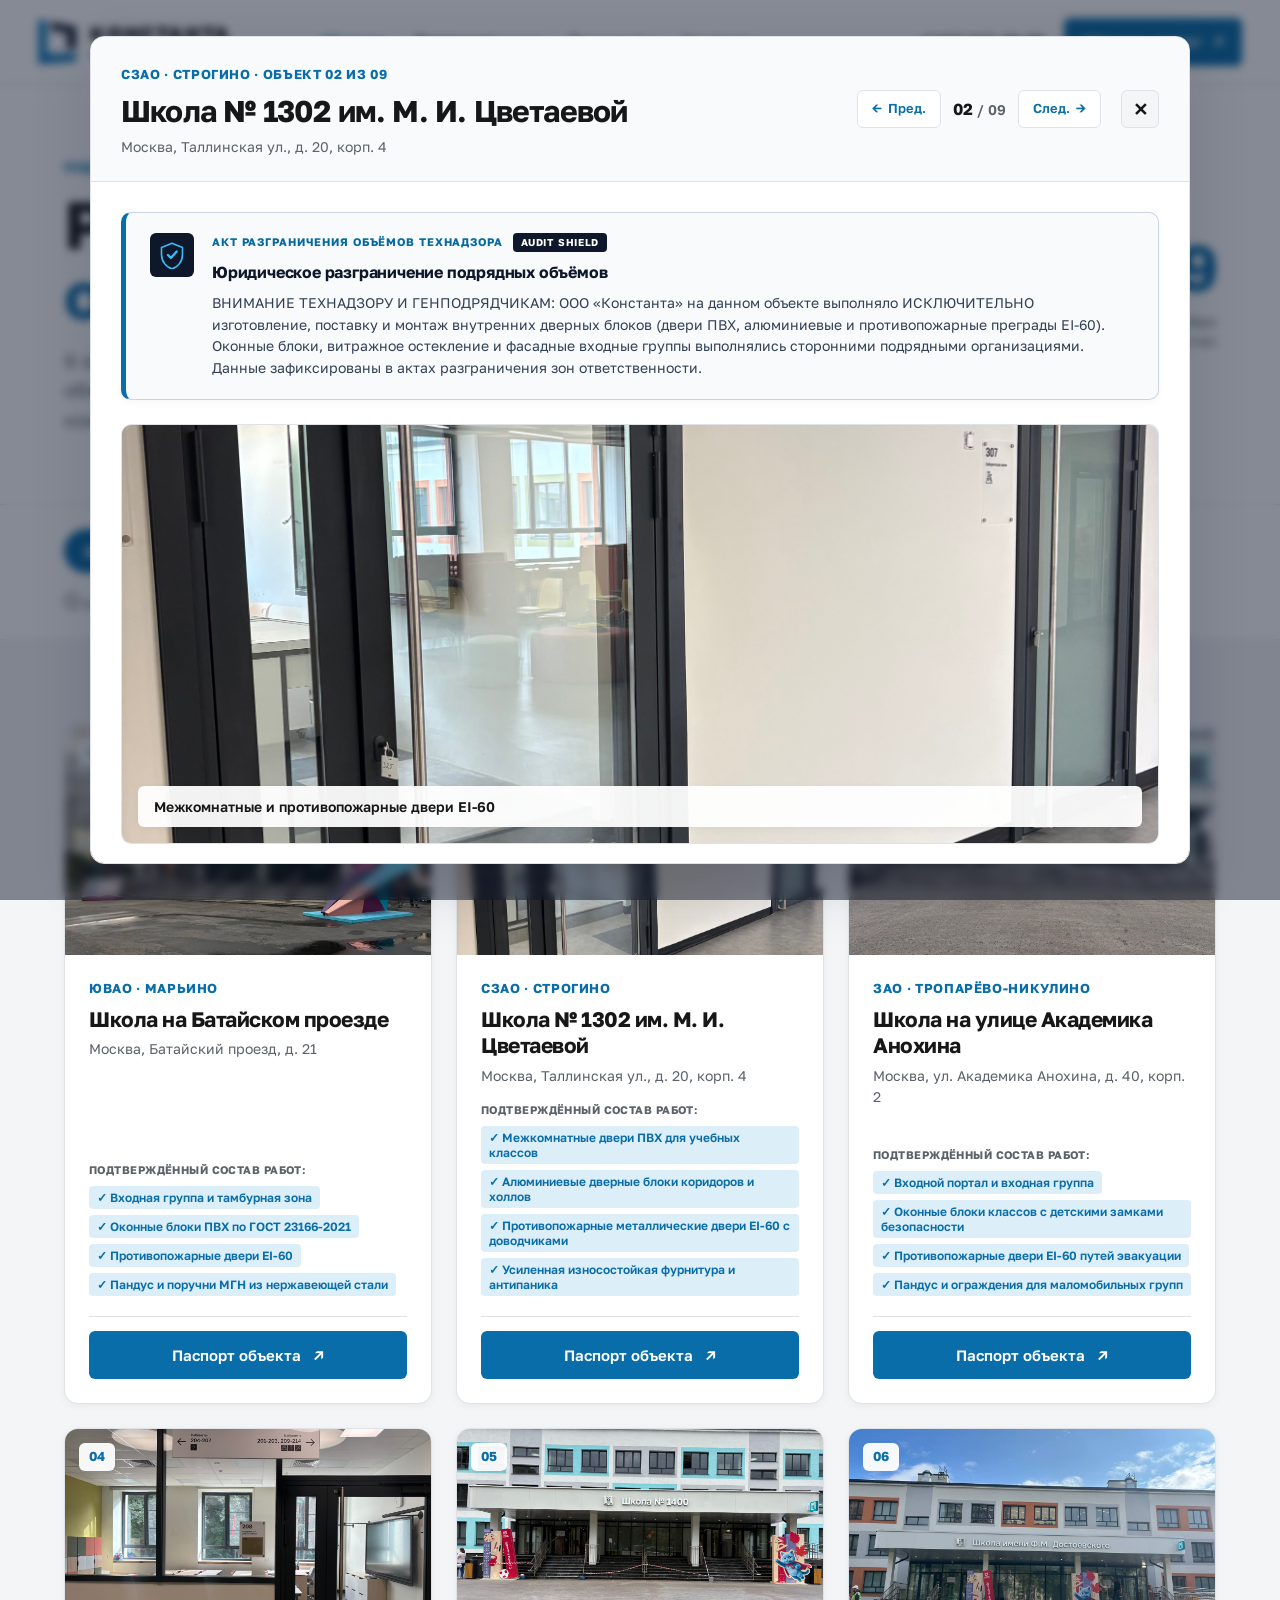
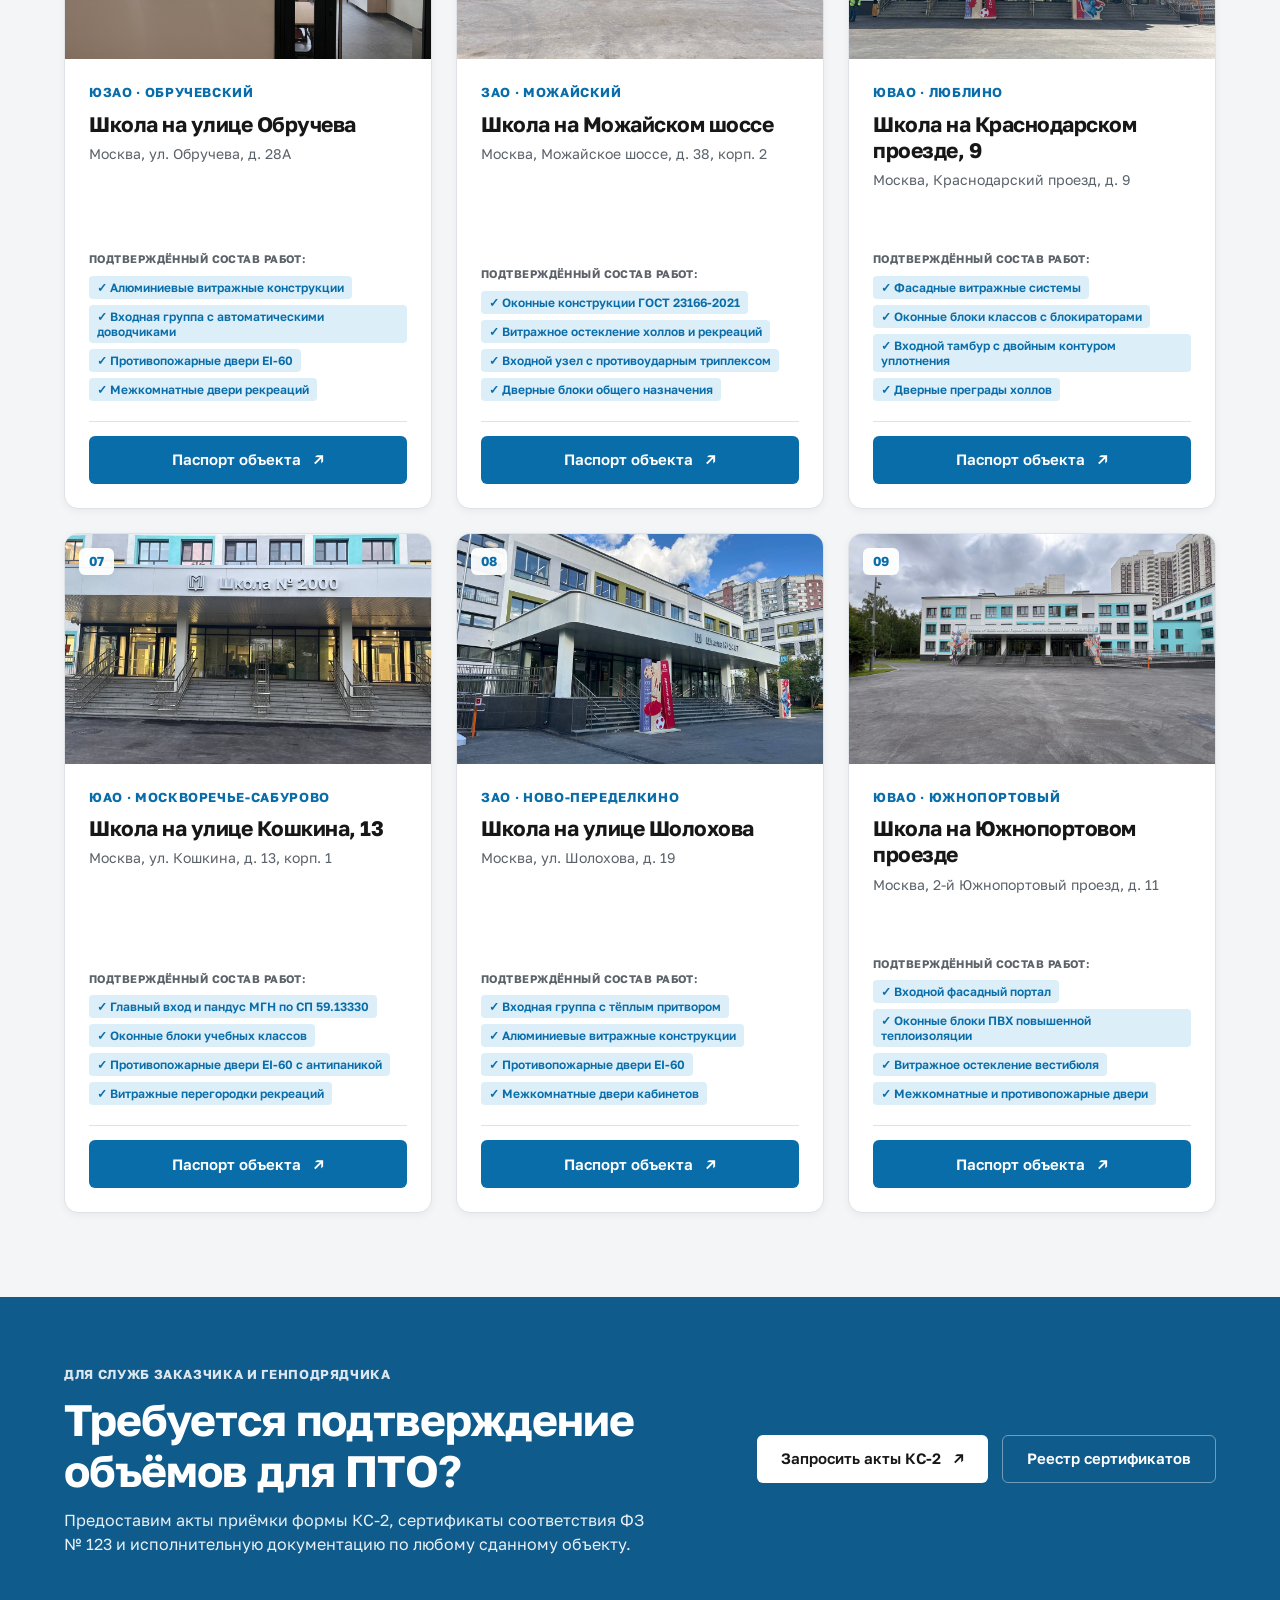
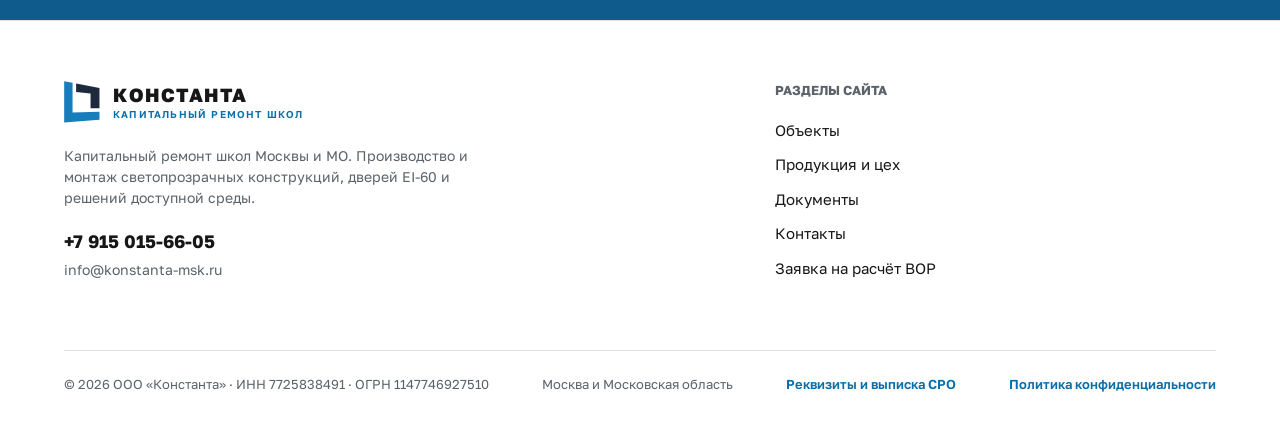
<file: project-school-02.html>
<!doctype html>
<html lang="ru">
  <head>
    <meta charset="UTF-8" />
    <meta http-equiv="refresh" content="0; url=projects.html?school=tallinskaya" />
    <title>Перенаправление в паспорт объекта — Константа</title>
    <script>
      window.location.replace("projects.html?school=tallinskaya");
    </script>
    <style>
      body { font-family: 'Golos Text', Arial, sans-serif; background: #f3f5f7; color: #171717; display: grid; place-items: center; min-height: 100vh; margin: 0; }
      .redirect-box { background: #fff; padding: 32px; border-radius: 12px; border: 1px solid #dfe3e7; max-width: 480px; text-align: center; }
      a { color: #2583bf; font-weight: 600; text-decoration: none; }
    </style>
  </head>
  <body>
    <div class="redirect-box">
      <h2>Перенаправление...</h2>
      <p>Переход в единый интерактивный паспорт объекта.</p>
      <p><a href="projects.html?school=tallinskaya">Нажмите сюда, если переход не произошёл автоматически ↗</a></p>
    </div>
  </body>
</html>
</file>
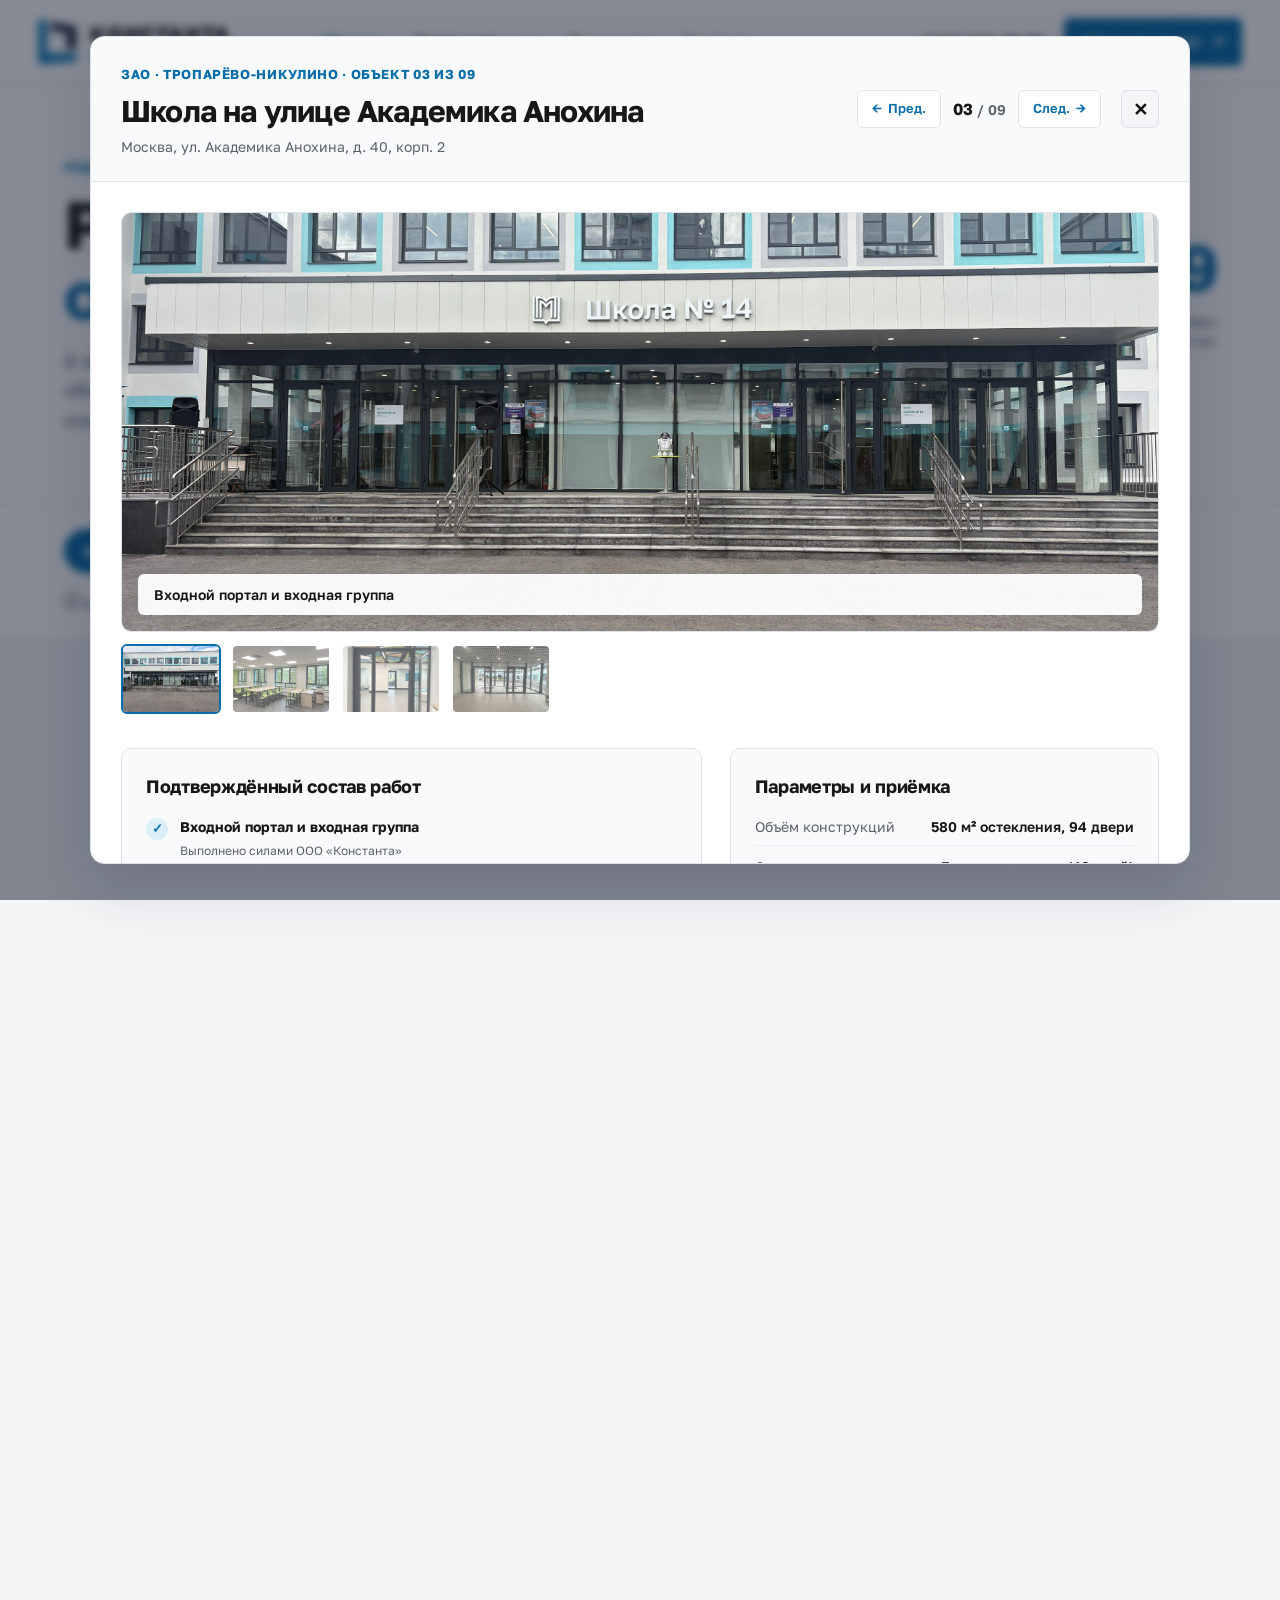
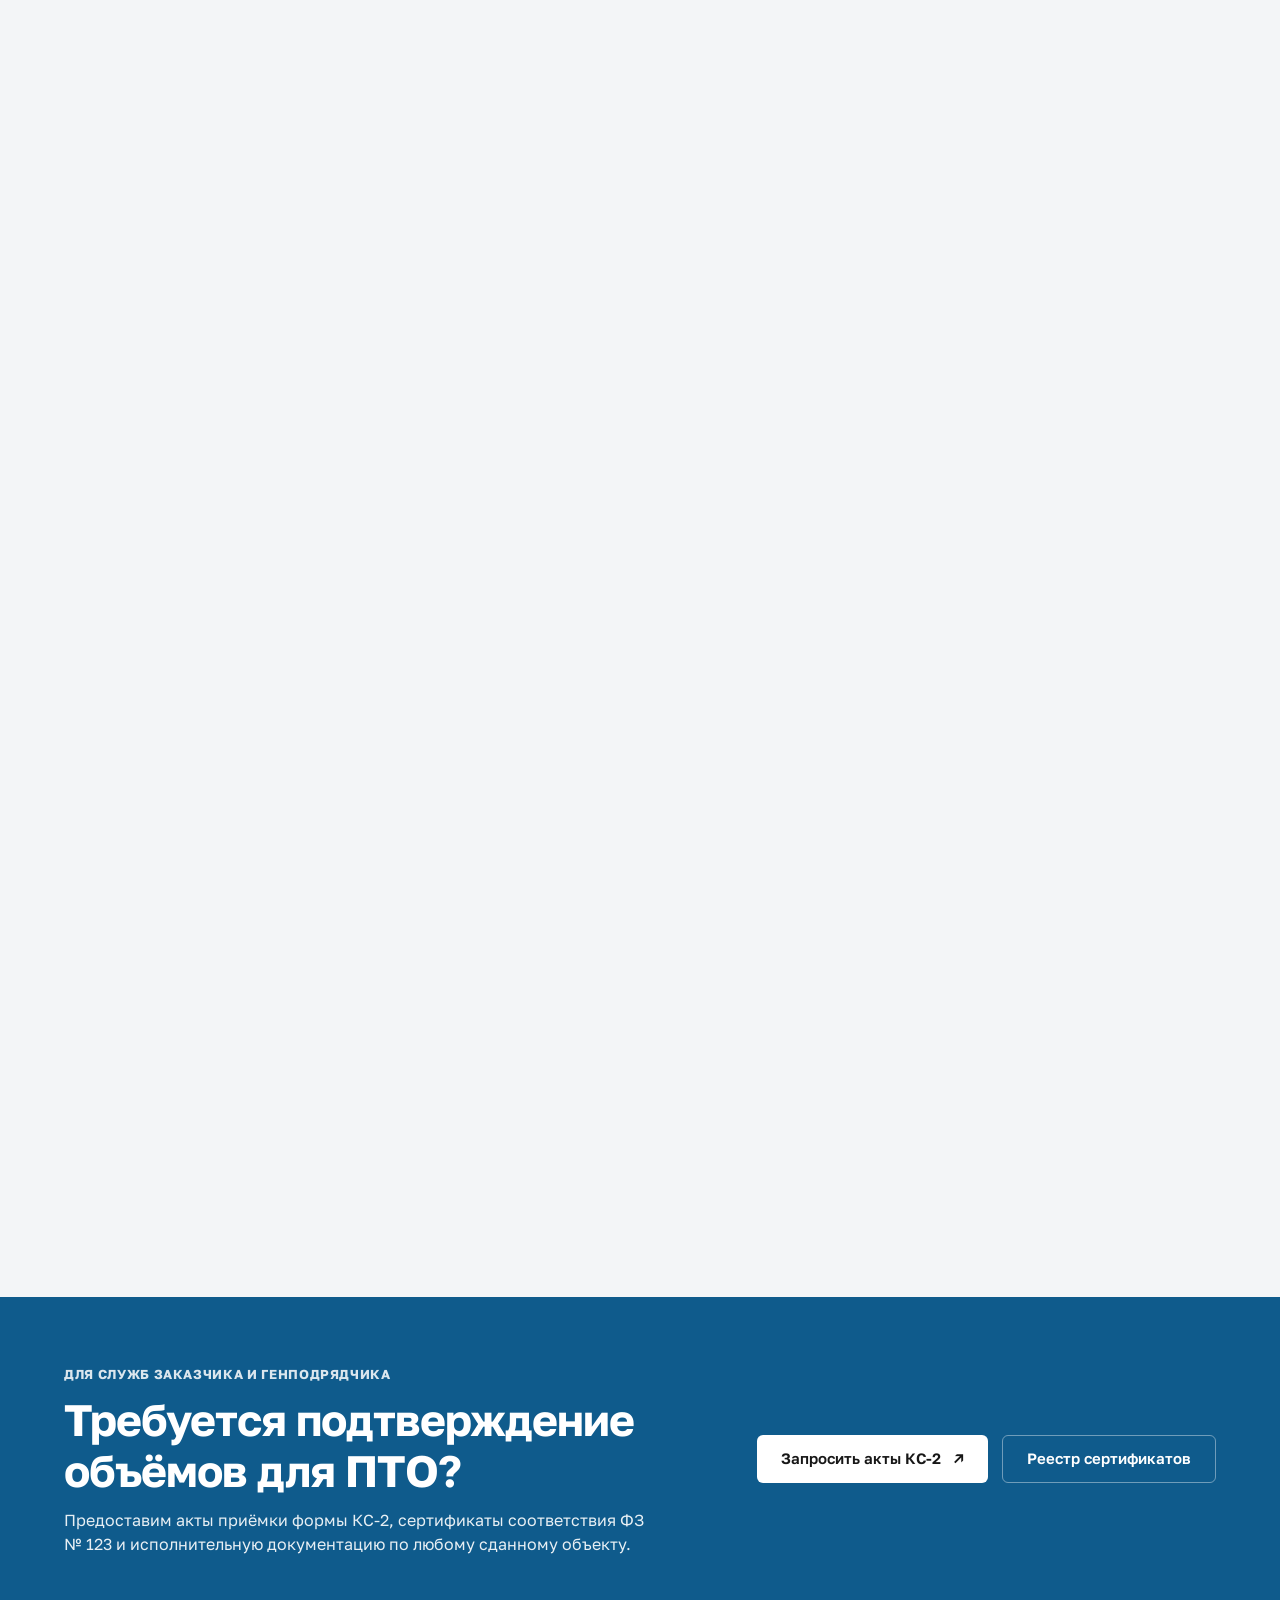
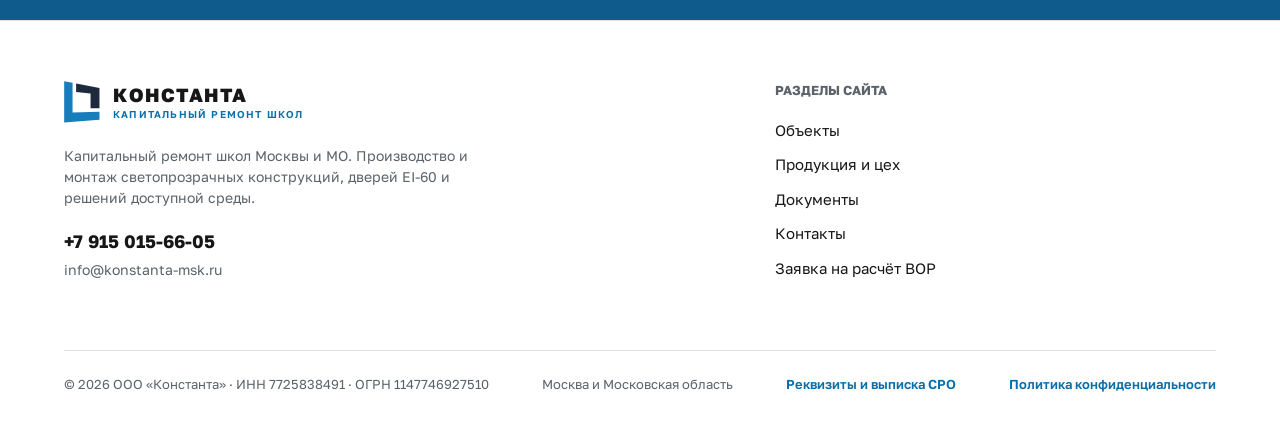
<file: project-school-03.html>
<!doctype html>
<html lang="ru">
  <head>
    <meta charset="UTF-8" />
    <meta http-equiv="refresh" content="0; url=projects.html?school=anokhina" />
    <title>Перенаправление в паспорт объекта — Константа</title>
    <script>
      window.location.replace("projects.html?school=anokhina");
    </script>
    <style>
      body { font-family: 'Golos Text', Arial, sans-serif; background: #f3f5f7; color: #171717; display: grid; place-items: center; min-height: 100vh; margin: 0; }
      .redirect-box { background: #fff; padding: 32px; border-radius: 12px; border: 1px solid #dfe3e7; max-width: 480px; text-align: center; }
      a { color: #2583bf; font-weight: 600; text-decoration: none; }
    </style>
  </head>
  <body>
    <div class="redirect-box">
      <h2>Перенаправление...</h2>
      <p>Переход в единый интерактивный паспорт объекта.</p>
      <p><a href="projects.html?school=anokhina">Нажмите сюда, если переход не произошёл автоматически ↗</a></p>
    </div>
  </body>
</html>
</file>
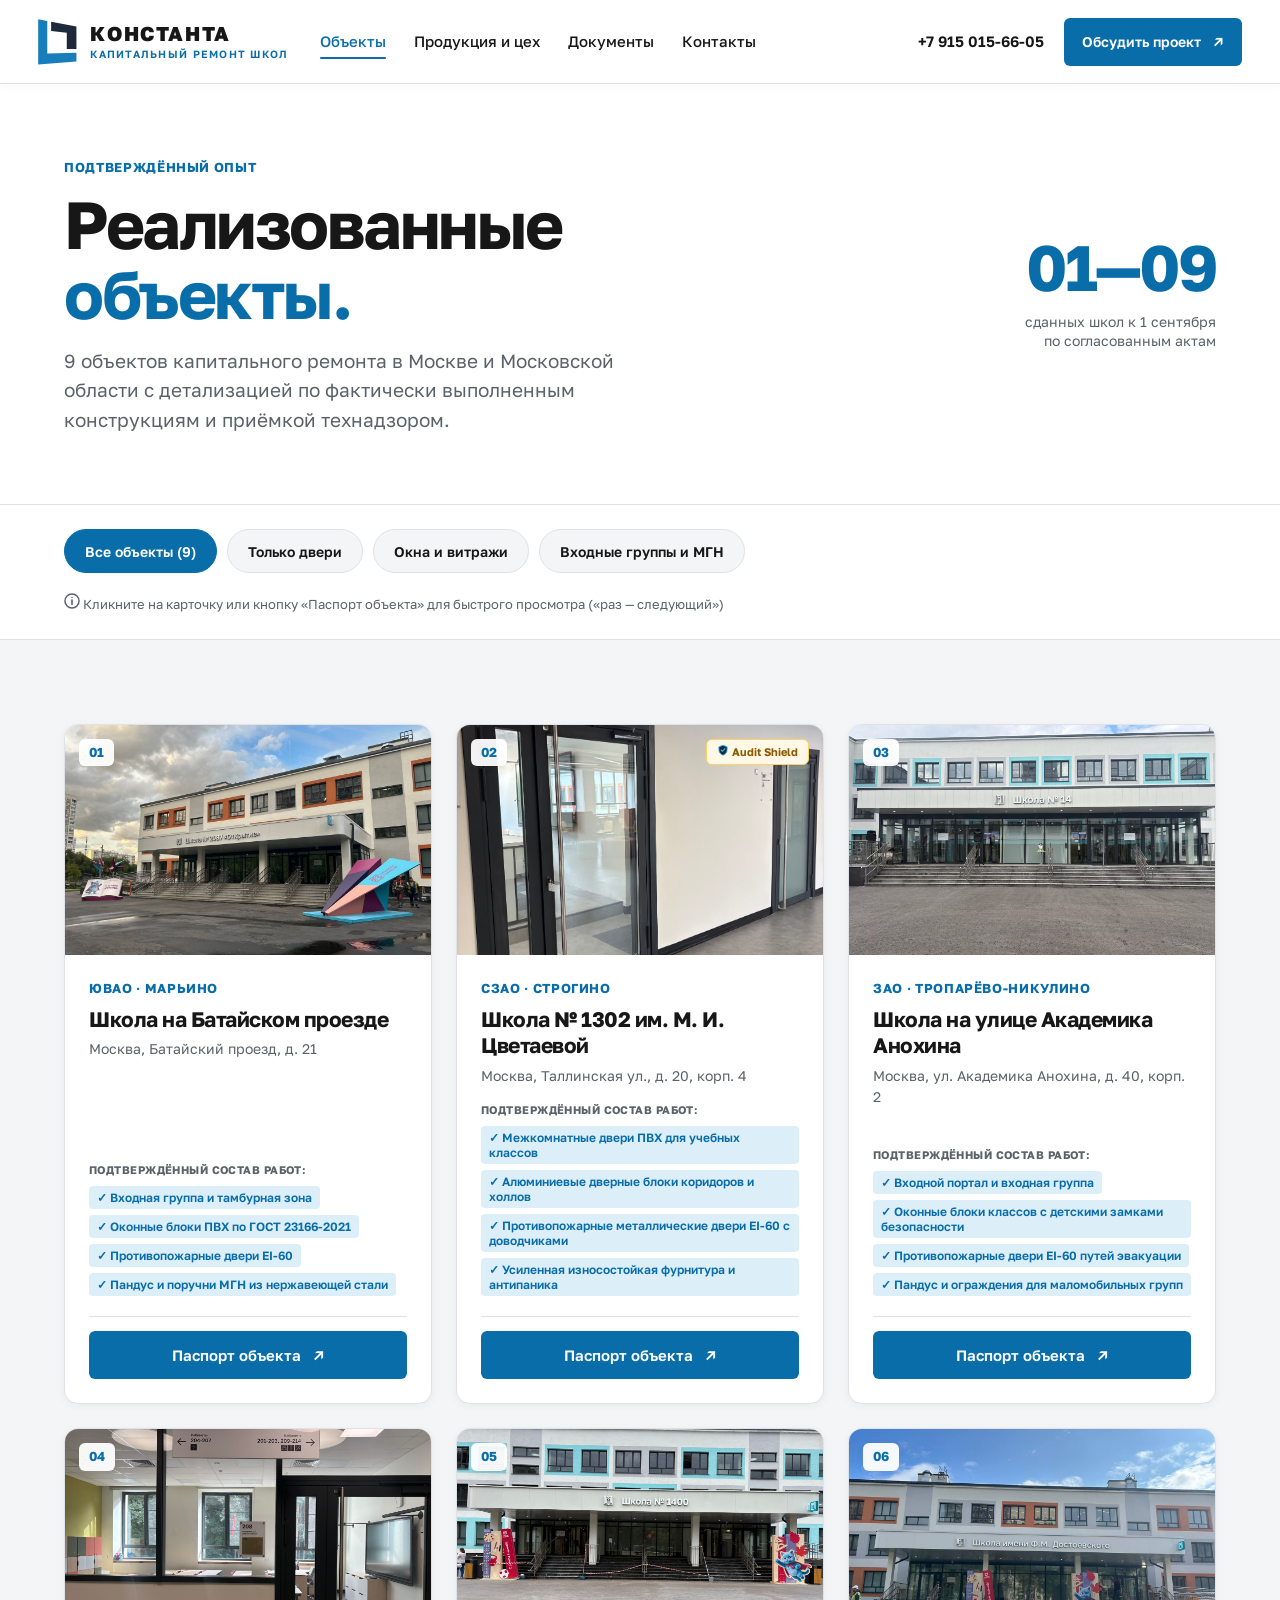
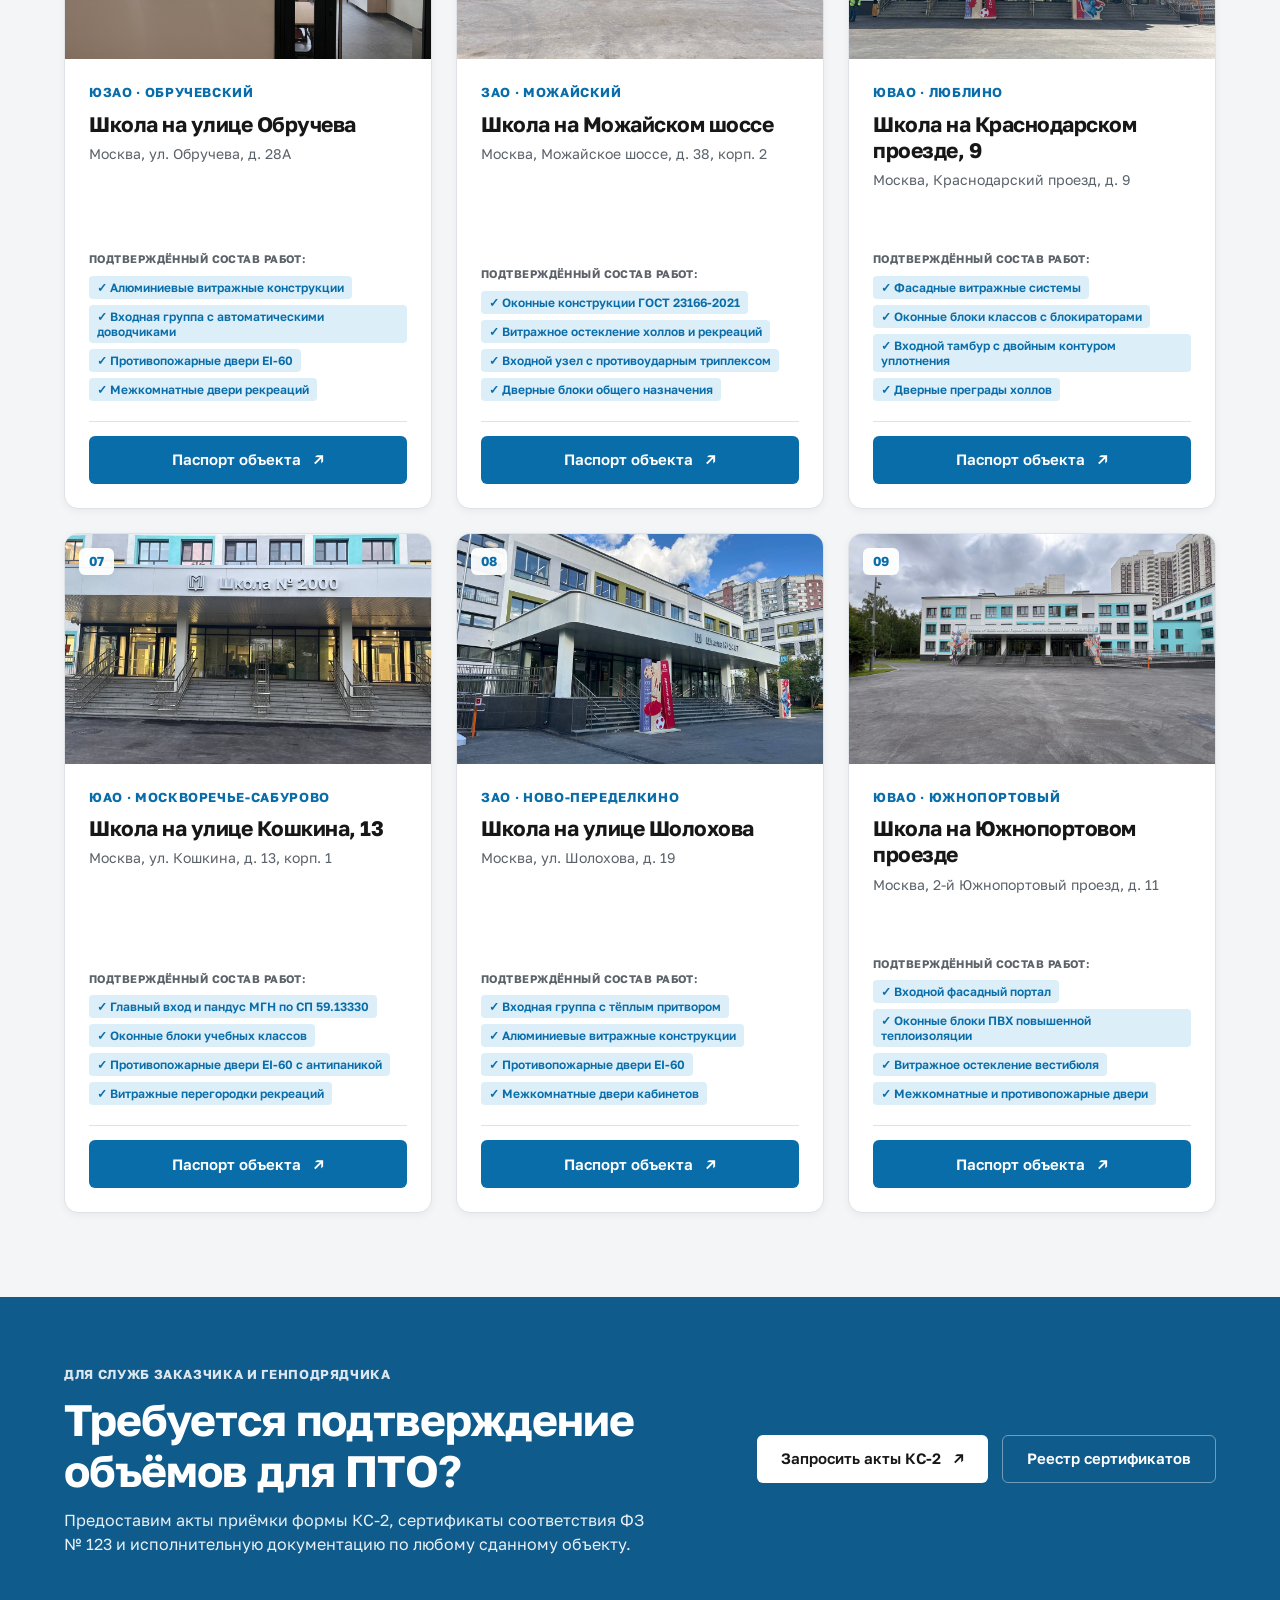
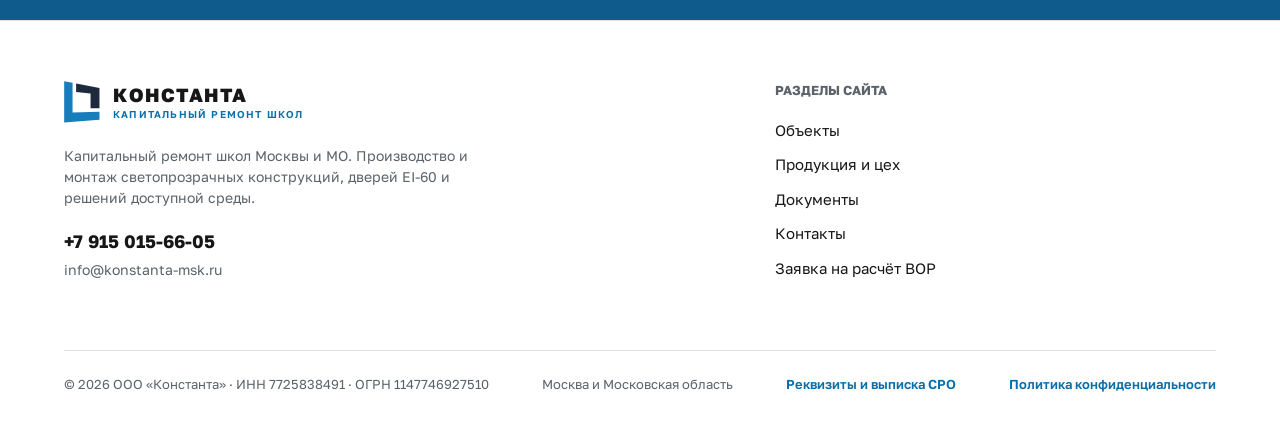
<file: projects.html>
<!doctype html>
<html lang="ru">
  <head>
    <meta charset="UTF-8" />
    <meta name="viewport" content="width=device-width, initial-scale=1.0" />
    <meta name="theme-color" content="#ffffff" />
    <meta name="description" content="Реестр выполненных объектов капитального ремонта школ ООО «Константа»: двери EI-60, окна ГОСТ, входные группы и элементы МГН." />
    <title>Реализованные объекты — ООО «Константа»</title>
    <link rel="preconnect" href="https://fonts.googleapis.com" />
    <link rel="preconnect" href="https://fonts.gstatic.com" crossorigin />
    <link href="https://fonts.googleapis.com/css2?family=Golos+Text:wght@400;500;600;700&display=swap" rel="stylesheet" />
    <link rel="stylesheet" href="styles.css" />
  </head>
  <body class="projects-page" data-page="projects">
    <a class="skip-link" href="#content">Перейти к содержимому</a>
    <div data-site-header></div>

    <main id="content">
      <!-- СЕКЦИЯ 1: HERO РЕЕСТРА -->
      <section class="page-hero page-hero-light">
        <div class="hero-left">
          <span class="eyebrow">ПОДТВЕРЖДЁННЫЙ ОПЫТ</span>
          <h1>Реализованные<br /><span>объекты.</span></h1>
          <p>
            9 объектов капитального ремонта в Москве и Московской области с детализацией по фактически выполненным конструкциям и приёмкой технадзором.
          </p>
        </div>
        <div class="hero-index">
          01—09<br />
          <small>сданных школ к 1 сентября<br />по согласованным актам</small>
        </div>
      </section>

      <!-- СЕКЦИЯ 2: ФИЛЬТРЫ РАБОТ (FILTER BAR В 1 КЛИК) -->
      <section class="filter-section">
        <div class="filter-bar-wrapper">
          <div class="filter-chips" data-projects-filters>
            <!-- Генерируется из site-pages.js -->
          </div>
          <div class="filter-tip">
            <svg class="filter-tip-svg" width="16" height="16" viewBox="0 0 16 16" fill="none" xmlns="http://www.w3.org/2000/svg" aria-hidden="true">
              <circle cx="8" cy="8" r="7" stroke="currentColor" stroke-width="1.5"/>
              <path d="M8 7V11.5" stroke="currentColor" stroke-width="1.6" stroke-linecap="round"/>
              <circle cx="8" cy="4.5" r="0.8" fill="currentColor"/>
            </svg>
            <span>Кликните на карточку или кнопку «Паспорт объекта» для быстрого просмотра («раз — следующий»)</span>
          </div>
        </div>
      </section>

      <!-- СЕКЦИЯ 3: КАТАЛОГ ОБЪЕКТОВ -->
      <section class="page-section catalog-section gray-panel">
        <div class="catalog-grid" data-projects-catalog>
          <!-- Карточки 9 школ генерируются из site-pages.js -->
        </div>
      </section>

      <!-- СЕКЦИЯ 4: ТЕНДЕРНЫЙ CTA -->
      <section class="cta-band">
        <div class="cta-copy">
          <span class="eyebrow">ДЛЯ СЛУЖБ ЗАКАЗЧИКА И ГЕНПОДРЯДЧИКА</span>
          <h2>Требуется подтверждение<br />объёмов для ПТО?</h2>
          <p>
            Предоставим акты приёмки формы КС-2, сертификаты соответствия ФЗ № 123 и исполнительную документацию по любому сданному объекту.
          </p>
        </div>
        <div class="cta-actions">
          <a class="blue-button" href="contacts.html?mode=ks2">Запросить акты КС-2 <span>↗</span></a>
          <a class="outline-button light-outline" href="documents.html">Реестр сертификатов</a>
        </div>
      </section>
    </main>

    <!-- Полноэкранный модальный паспорт объекта -->
    <div class="school-modal-wrapper" data-school-modal></div>

    <div data-site-footer></div>

    <script src="site-data.js"></script>
    <script src="site-shell.js"></script>
    <script src="site-pages.js"></script>
    <script src="script.js"></script>
  </body>
</html>
</file>
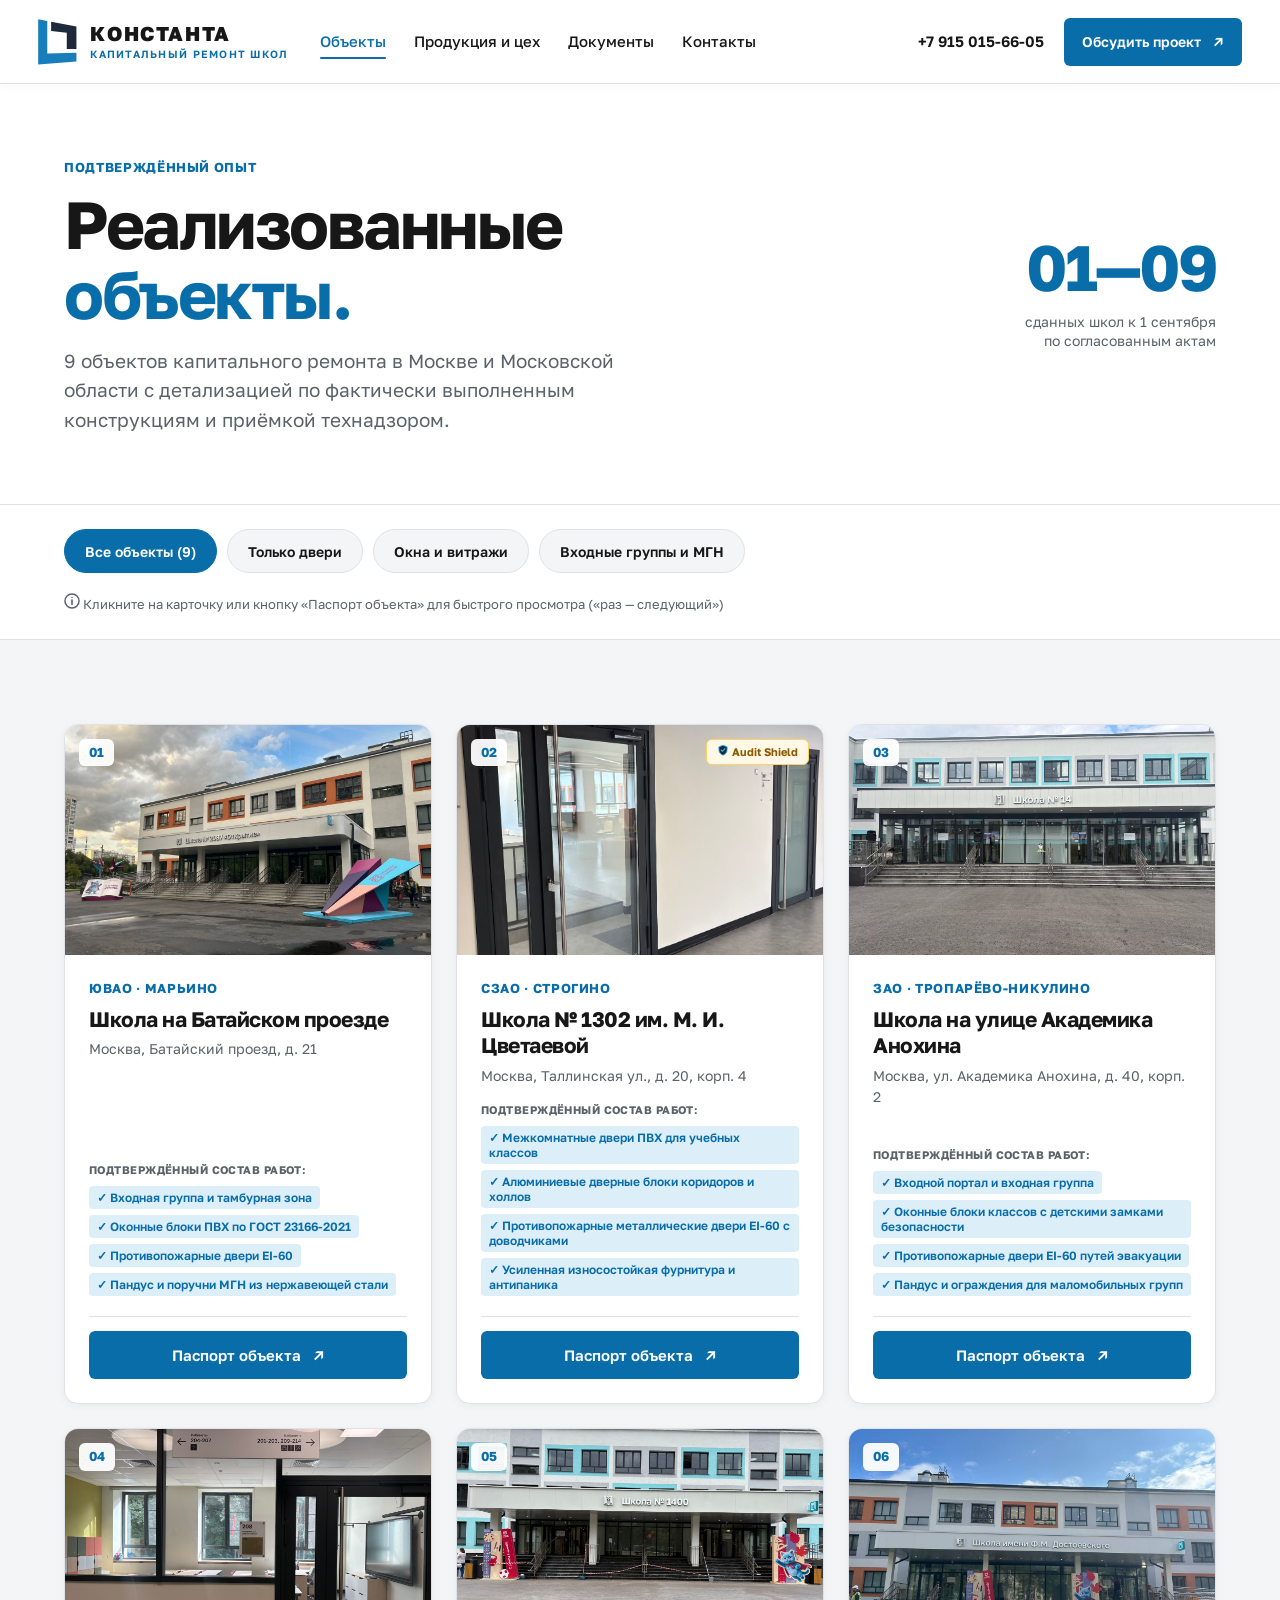
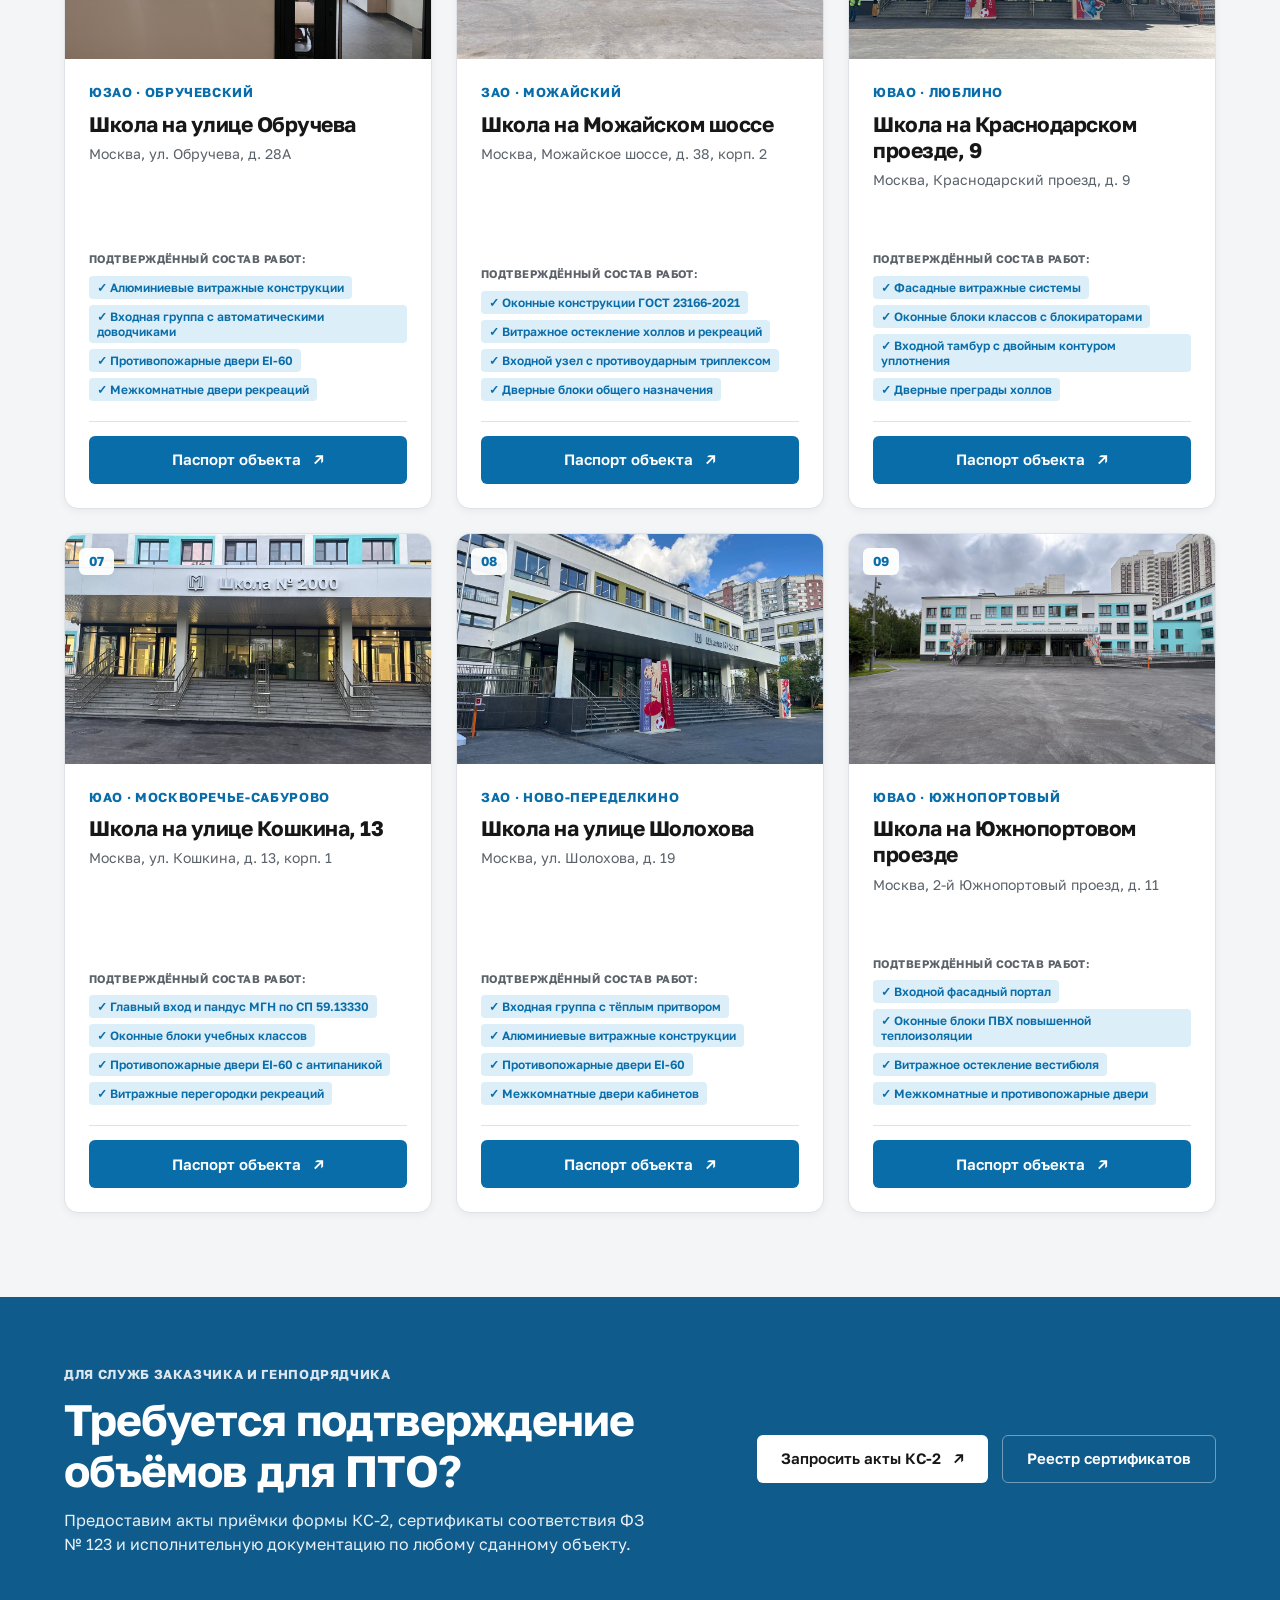
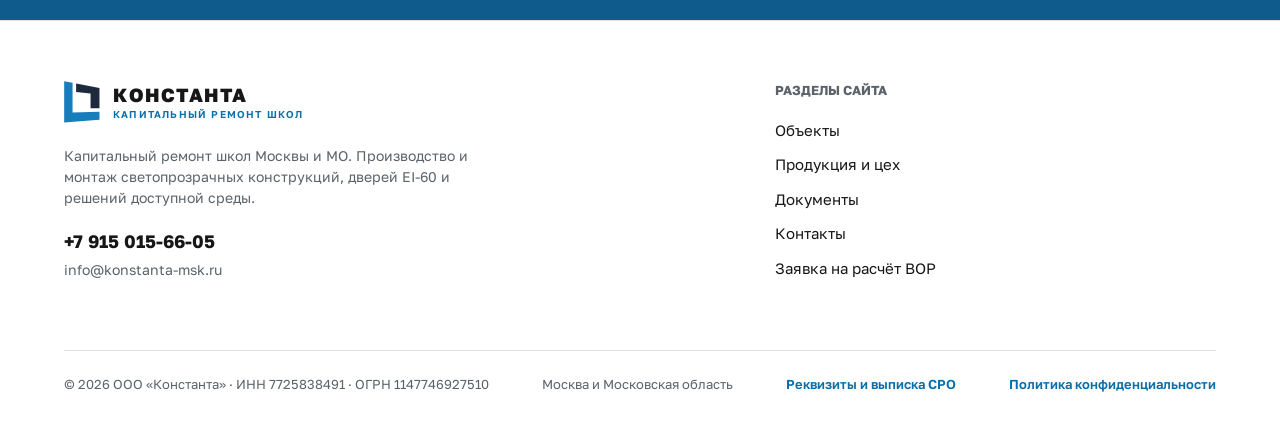
<file: schools.html>
<!doctype html>
<html lang="ru">
  <head>
    <meta charset="UTF-8" />
    <meta http-equiv="refresh" content="0; url=projects.html" />
    <title>Перенаправление в реестр объектов — Константа</title>
    <script>
      window.location.replace("projects.html");
    </script>
    <style>
      body { font-family: 'Golos Text', Arial, sans-serif; background: #f3f5f7; color: #171717; display: grid; place-items: center; min-height: 100vh; margin: 0; }
      .redirect-box { background: #fff; padding: 32px; border-radius: 12px; border: 1px solid #dfe3e7; max-width: 480px; text-align: center; }
      a { color: #2583bf; font-weight: 600; text-decoration: none; }
    </style>
  </head>
  <body>
    <div class="redirect-box">
      <h2>Перенаправление...</h2>
      <p>Раздел «Школы» объединён с единым реестром объектов.</p>
      <p><a href="projects.html">Нажмите сюда, если переход не произошёл автоматически ↗</a></p>
    </div>
  </body>
</html>
</file>
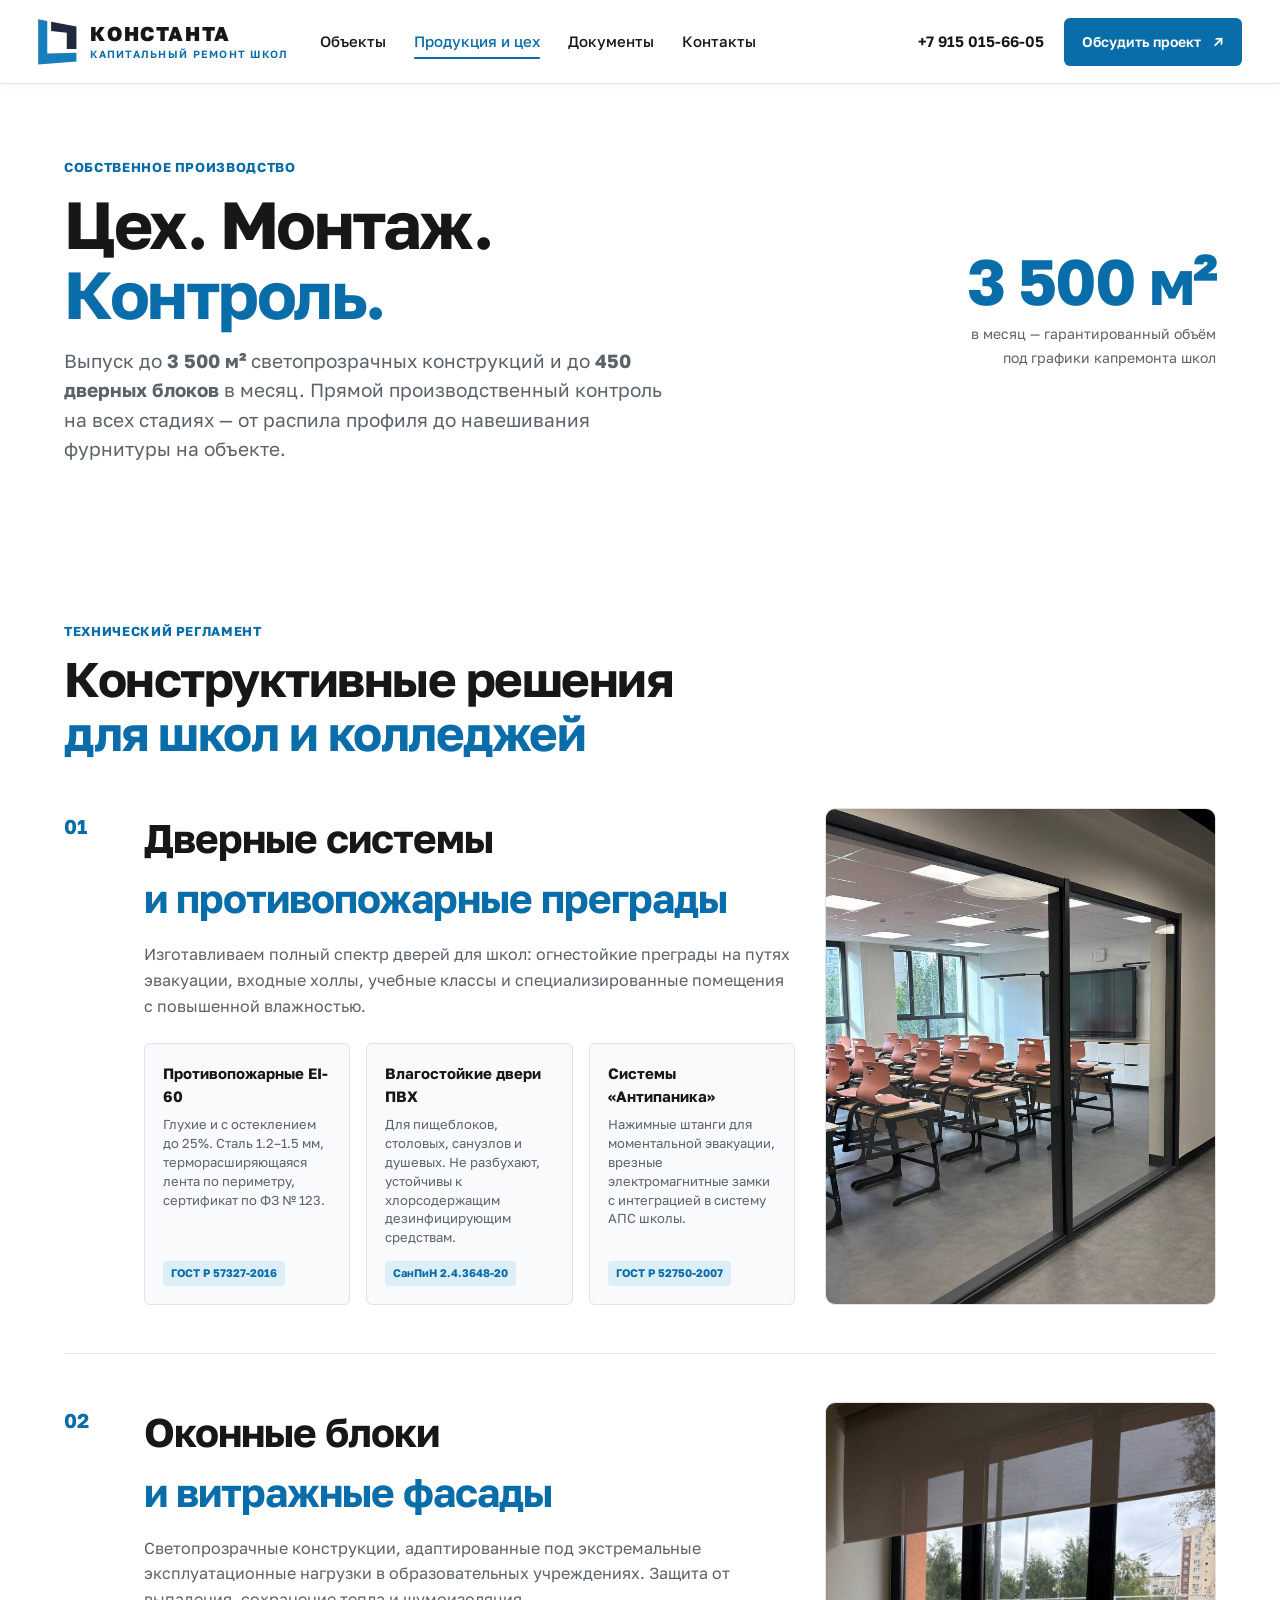
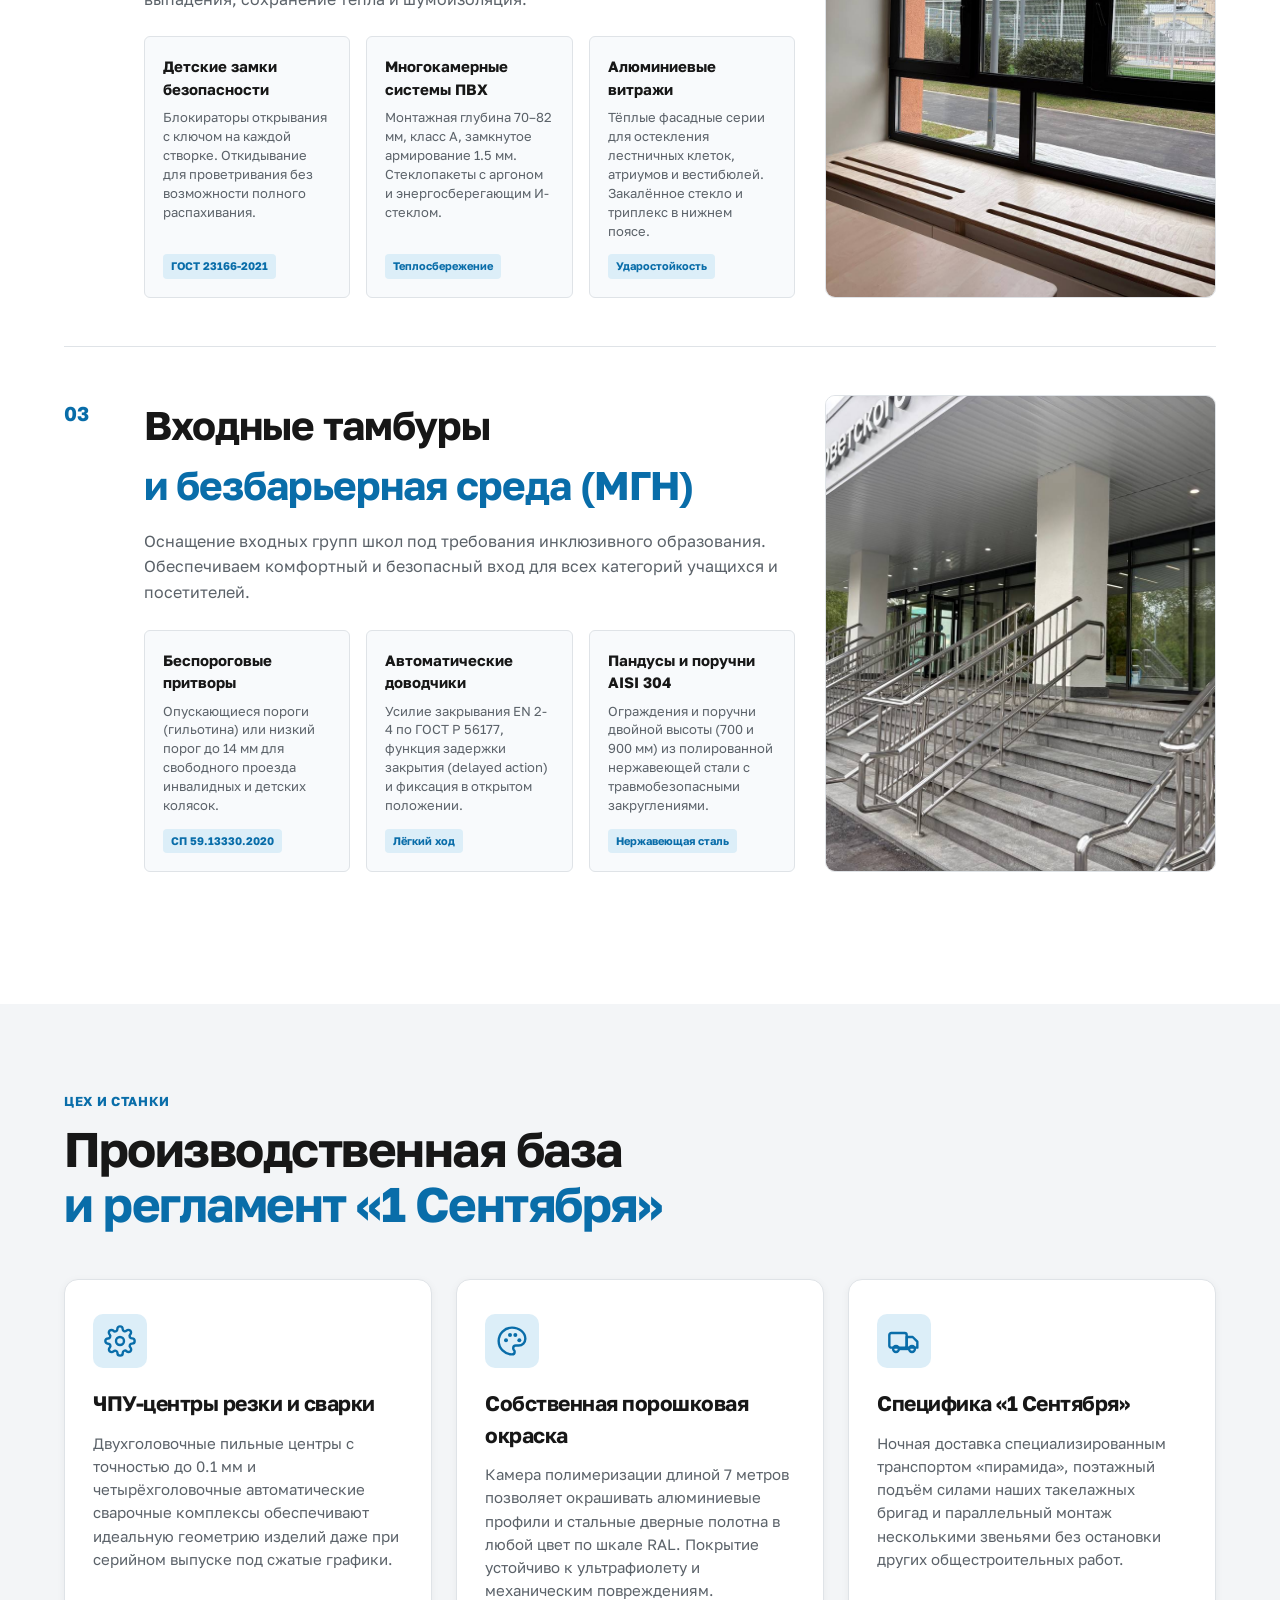
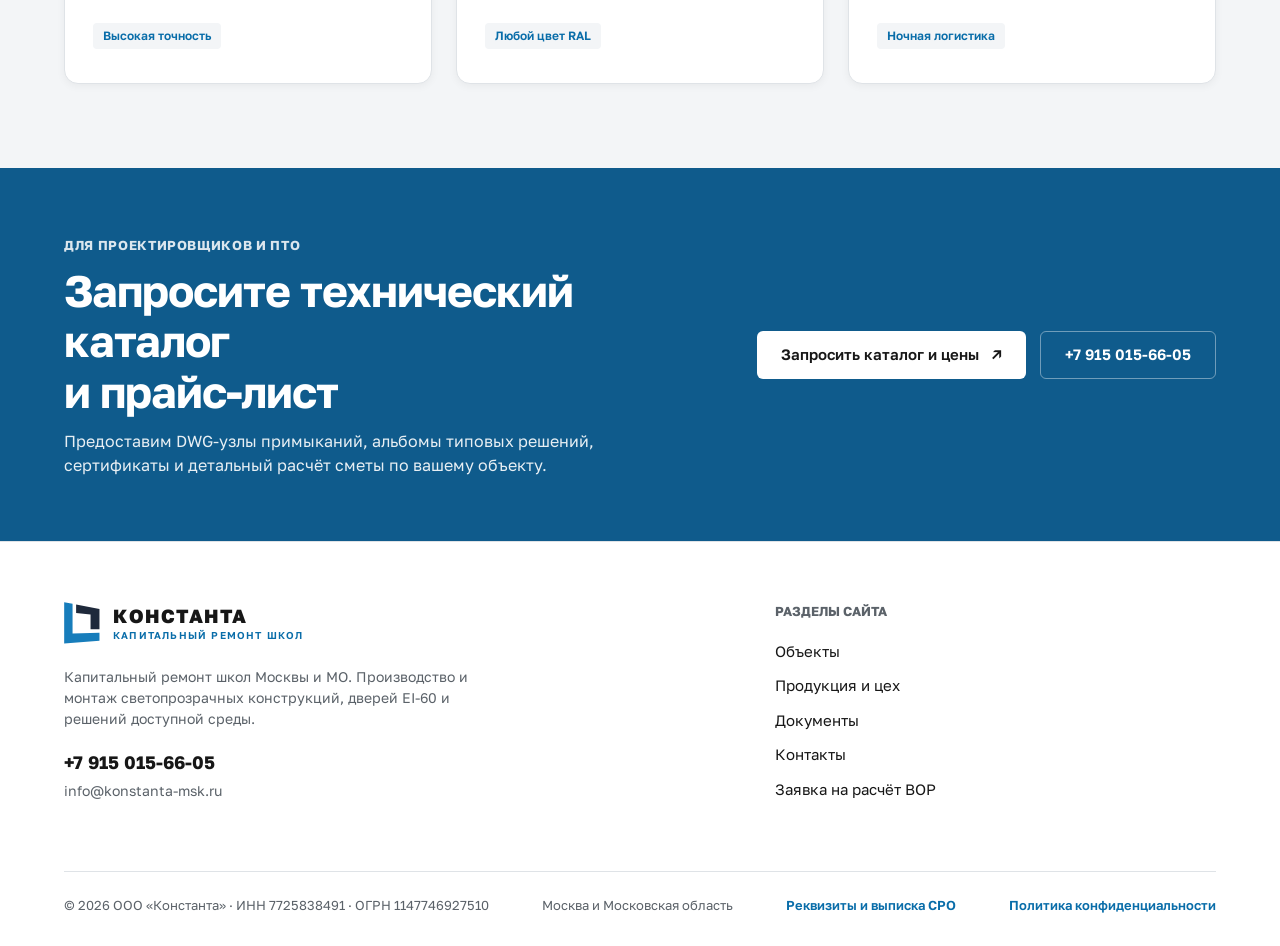
<file: solutions.html>
<!doctype html>
<html lang="ru">
  <head>
    <meta charset="UTF-8" />
    <meta name="viewport" content="width=device-width, initial-scale=1.0" />
    <meta name="theme-color" content="#ffffff" />
    <meta name="description" content="Собственное производство и монтаж дверей EI-60, светопрозрачных систем и входных групп ООО «Константа»." />
    <title>Продукция и цех — ООО «Константа»</title>
    <link rel="preconnect" href="https://fonts.googleapis.com" />
    <link rel="preconnect" href="https://fonts.gstatic.com" crossorigin />
    <link href="https://fonts.googleapis.com/css2?family=Golos+Text:wght@400;500;600;700&display=swap" rel="stylesheet" />
    <link rel="stylesheet" href="styles.css" />
  </head>
  <body class="solutions-page" data-page="solutions">
    <a class="skip-link" href="#content">Перейти к содержимому</a>
    <div data-site-header></div>

    <main id="content">
      <!-- СЕКЦИЯ 1: HERO -->
      <section class="page-hero page-hero-light">
        <div class="hero-left">
          <span class="eyebrow">СОБСТВЕННОЕ ПРОИЗВОДСТВО</span>
          <h1>Цех. Монтаж.<br /><span>Контроль.</span></h1>
          <p>
            Выпуск до <strong>3 500 м²</strong> светопрозрачных конструкций и до <strong>450 дверных блоков</strong> в месяц. Прямой производственный контроль на всех стадиях — от распила профиля до навешивания фурнитуры на объекте.
          </p>
        </div>
        <div class="hero-stat">
          <strong>3 500 м²</strong>
          <span>в месяц — гарантированный объём<br />под графики капремонта школ</span>
        </div>
      </section>

      <!-- СЕКЦИЯ 2: КАТАЛОГ КОНСТРУКТИВНЫХ РЕШЕНИЙ -->
      <section class="page-section technical-catalog white-section">
        <div class="section-heading">
          <span class="eyebrow">ТЕХНИЧЕСКИЙ РЕГЛАМЕНТ</span>
          <h2>Конструктивные решения<br /><span>для школ и колледжей</span></h2>
        </div>

        <div class="solution-detail-list">
          <!-- Дверные системы -->
          <article id="doors" class="solution-article">
            <div class="solution-detail-number">01</div>
            <div class="solution-content">
              <h2>Дверные системы<br /><span>и противопожарные преграды</span></h2>
              <p>
                Изготавливаем полный спектр дверей для школ: огнестойкие преграды на путях эвакуации, входные холлы, учебные классы и специализированные помещения с повышенной влажностью.
              </p>
              <div class="tech-specs-grid">
                <div class="tech-card">
                  <h4>Противопожарные EI-60</h4>
                  <p>Глухие и с остеклением до 25%. Сталь 1.2–1.5 мм, терморасширяющаяся лента по периметру, сертификат по ФЗ № 123.</p>
                  <span class="spec-tag">ГОСТ Р 57327-2016</span>
                </div>
                <div class="tech-card">
                  <h4>Влагостойкие двери ПВХ</h4>
                  <p>Для пищеблоков, столовых, санузлов и душевых. Не разбухают, устойчивы к хлорсодержащим дезинфицирующим средствам.</p>
                  <span class="spec-tag">СанПиН 2.4.3648-20</span>
                </div>
                <div class="tech-card">
                  <h4>Системы «Антипаника»</h4>
                  <p>Нажимные штанги для моментальной эвакуации, врезные электромагнитные замки с интеграцией в систему АПС школы.</p>
                  <span class="spec-tag">ГОСТ Р 52750-2007</span>
                </div>
              </div>
            </div>
            <div class="solution-media">
              <img src="assets/school-photos/new/photos/photo_1064@30-08-2026_02-07-26.jpg" alt="Противопожарные двери ООО Константа" loading="lazy" />
            </div>
          </article>

          <!-- Оконные и витражные блоки -->
          <article id="windows" class="solution-article">
            <div class="solution-detail-number">02</div>
            <div class="solution-content">
              <h2>Оконные блоки<br /><span>и витражные фасады</span></h2>
              <p>
                Светопрозрачные конструкции, адаптированные под экстремальные эксплуатационные нагрузки в образовательных учреждениях. Защита от выпадения, сохранение тепла и шумоизоляция.
              </p>
              <div class="tech-specs-grid">
                <div class="tech-card">
                  <h4>Детские замки безопасности</h4>
                  <p>Блокираторы открывания с ключом на каждой створке. Откидывание для проветривания без возможности полного распахивания.</p>
                  <span class="spec-tag">ГОСТ 23166-2021</span>
                </div>
                <div class="tech-card">
                  <h4>Многокамерные системы ПВХ</h4>
                  <p>Монтажная глубина 70–82 мм, класс А, замкнутое армирование 1.5 мм. Стеклопакеты с аргоном и энергосберегающим И-стеклом.</p>
                  <span class="spec-tag">Теплосбережение</span>
                </div>
                <div class="tech-card">
                  <h4>Алюминиевые витражи</h4>
                  <p>Тёплые фасадные серии для остекления лестничных клеток, атриумов и вестибюлей. Закалённое стекло и триплекс в нижнем поясе.</p>
                  <span class="spec-tag">Ударостойкость</span>
                </div>
              </div>
            </div>
            <div class="solution-media">
              <img src="assets/school-photos/new/photos/photo_765@30-08-2026_02-03-55.jpg" alt="Оконные системы в школьном корпусе" loading="lazy" />
            </div>
          </article>

          <!-- Входные тамбуры и МГН -->
          <article id="mgn" class="solution-article">
            <div class="solution-detail-number">03</div>
            <div class="solution-content">
              <h2>Входные тамбуры<br /><span>и безбарьерная среда (МГН)</span></h2>
              <p>
                Оснащение входных групп школ под требования инклюзивного образования. Обеспечиваем комфортный и безопасный вход для всех категорий учащихся и посетителей.
              </p>
              <div class="tech-specs-grid">
                <div class="tech-card">
                  <h4>Беспороговые притворы</h4>
                  <p>Опускающиеся пороги (гильотина) или низкий порог до 14 мм для свободного проезда инвалидных и детских колясок.</p>
                  <span class="spec-tag">СП 59.13330.2020</span>
                </div>
                <div class="tech-card">
                  <h4>Автоматические доводчики</h4>
                  <p>Усилие закрывания EN 2-4 по ГОСТ Р 56177, функция задержки закрытия (delayed action) и фиксация в открытом положении.</p>
                  <span class="spec-tag">Лёгкий ход</span>
                </div>
                <div class="tech-card">
                  <h4>Пандусы и поручни AISI 304</h4>
                  <p>Ограждения и поручни двойной высоты (700 и 900 мм) из полированной нержавеющей стали с травмобезопасными закруглениями.</p>
                  <span class="spec-tag">Нержавеющая сталь</span>
                </div>
              </div>
            </div>
            <div class="solution-media">
              <img src="assets/school-photos/new/photos/photo_909@30-08-2026_02-05-16.jpg" alt="Пандус и поручни МГН" loading="lazy" />
            </div>
          </article>
        </div>
      </section>

      <!-- СЕКЦИЯ 3: ПРОИЗВОДСТВЕННЫЕ МОЩНОСТИ И РЕГЛАМЕНТ «1 СЕНТЯБРЯ» -->
      <section class="page-section gray-panel factory-details-section">
        <div class="section-heading">
          <span class="eyebrow">ЦЕХ И СТАНКИ</span>
          <h2>Производственная база<br /><span>и регламент «1 Сентября»</span></h2>
        </div>

        <div class="factory-grid">
          <div class="factory-card">
            <div class="factory-card-icon" aria-label="ЧПУ-центры">
              <svg class="factory-svg" width="36" height="36" viewBox="0 0 24 24" fill="none" xmlns="http://www.w3.org/2000/svg" aria-hidden="true">
                <circle cx="12" cy="12" r="3" stroke="currentColor" stroke-width="1.8"/>
                <path d="M19.4 15a1.65 1.65 0 0 0 .33 1.82l.06.06a2 2 0 0 1 0 2.83 2 2 0 0 1-2.83 0l-.06-.06a1.65 1.65 0 0 0-1.82-.33 1.65 1.65 0 0 0-1 1.51V21a2 2 0 0 1-2 2 2 2 0 0 1-2-2v-.09A1.65 1.65 0 0 0 9 19.4a1.65 1.65 0 0 0-1.82.33l-.06.06a2 2 0 0 1-2.83 0 2 2 0 0 1 0-2.83l.06-.06a1.65 1.65 0 0 0 .33-1.82 1.65 1.65 0 0 0-1.51-1H3a2 2 0 0 1-2-2 2 2 0 0 1 2-2h.09A1.65 1.65 0 0 0 4.6 9a1.65 1.65 0 0 0-.33-1.82l-.06-.06a2 2 0 0 1 0-2.83 2 2 0 0 1 2.83 0l.06.06a1.65 1.65 0 0 0 1.82.33H9a1.65 1.65 0 0 0 1-1.51V3a2 2 0 0 1 2-2 2 2 0 0 1 2 2v.09a1.65 1.65 0 0 0 1 1.51 1.65 1.65 0 0 0 1.82-.33l.06-.06a2 2 0 0 1 2.83 0 2 2 0 0 1 0 2.83l-.06.06a1.65 1.65 0 0 0-.33 1.82V9a1.65 1.65 0 0 0 1.51 1H21a2 2 0 0 1 2 2 2 2 0 0 1-2 2h-.09a1.65 1.65 0 0 0-1.51 1z" stroke="currentColor" stroke-width="1.8"/>
              </svg>
            </div>
            <h3>ЧПУ-центры резки и сварки</h3>
            <p>
              Двухголовочные пильные центры с точностью до 0.1 мм и четырёхголовочные автоматические сварочные комплексы обеспечивают идеальную геометрию изделий даже при серийном выпуске под сжатые графики.
            </p>
            <span class="factory-tag">Высокая точность</span>
          </div>

          <div class="factory-card">
            <div class="factory-card-icon" aria-label="Порошковая окраска">
              <svg class="factory-svg" width="36" height="36" viewBox="0 0 24 24" fill="none" xmlns="http://www.w3.org/2000/svg" aria-hidden="true">
                <path d="M12 2C6.48 2 2 6.48 2 12C2 17.52 6.48 22 12 22C13.1 22 14 21.1 14 20C14 19.5 13.8 19 13.4 18.7C13.1 18.3 12.9 17.9 12.9 17.4C12.9 16.3 13.8 15.4 14.9 15.4H17C19.76 15.4 22 13.16 22 10.4C22 5.76 17.52 2 12 2Z" stroke="currentColor" stroke-width="1.8" stroke-linejoin="round"/>
                <circle cx="7.5" cy="11.5" r="1.5" fill="currentColor"/>
                <circle cx="10.5" cy="7.5" r="1.5" fill="currentColor"/>
                <circle cx="14.5" cy="7.5" r="1.5" fill="currentColor"/>
                <circle cx="17.5" cy="11.5" r="1.5" fill="currentColor"/>
              </svg>
            </div>
            <h3>Собственная порошковая окраска</h3>
            <p>
              Камера полимеризации длиной 7 метров позволяет окрашивать алюминиевые профили и стальные дверные полотна в любой цвет по шкале RAL. Покрытие устойчиво к ультрафиолету и механическим повреждениям.
            </p>
            <span class="factory-tag">Любой цвет RAL</span>
          </div>

          <div class="factory-card">
            <div class="factory-card-icon" aria-label="Специфика 1 Сентября">
              <svg class="factory-svg" width="36" height="36" viewBox="0 0 24 24" fill="none" xmlns="http://www.w3.org/2000/svg" aria-hidden="true">
                <rect x="1" y="6" width="13" height="11" rx="1.5" stroke="currentColor" stroke-width="1.8"/>
                <path d="M14 9H18.5L22 12.5V17H14V9Z" stroke="currentColor" stroke-width="1.8" stroke-linejoin="round"/>
                <circle cx="6" cy="18" r="2.2" stroke="currentColor" stroke-width="1.8"/>
                <circle cx="18" cy="18" r="2.2" stroke="currentColor" stroke-width="1.8"/>
                <line x1="8.5" y1="18" x2="15.5" y2="18" stroke="currentColor" stroke-width="1.8"/>
              </svg>
            </div>
            <h3>Специфика «1 Сентября»</h3>
            <p>
              Ночная доставка специализированным транспортом «пирамида», поэтажный подъём силами наших такелажных бригад и параллельный монтаж несколькими звеньями без остановки других общестроительных работ.
            </p>
            <span class="factory-tag">Ночная логистика</span>
          </div>
        </div>
      </section>

      <!-- СЕКЦИЯ 4: CTA ДЛЯ ПРОЕКТИРОВЩИКОВ И ПТО -->
      <section class="cta-band">
        <div class="cta-copy">
          <span class="eyebrow">ДЛЯ ПРОЕКТИРОВЩИКОВ И ПТО</span>
          <h2>Запросите технический каталог<br />и прайс-лист</h2>
          <p>
            Предоставим DWG-узлы примыканий, альбомы типовых решений, сертификаты и детальный расчёт сметы по вашему объекту.
          </p>
        </div>
        <div class="cta-actions">
          <a class="blue-button" href="contacts.html?mode=catalog">Запросить каталог и цены <span>↗</span></a>
          <a class="outline-button light-outline" href="tel:+79150156605">+7 915 015-66-05</a>
        </div>
      </section>
    </main>

    <div data-site-footer></div>

    <script src="site-data.js"></script>
    <script src="site-shell.js"></script>
    <script src="site-pages.js"></script>
    <script src="script.js"></script>
  </body>
</html>
</file>
<file: styles.css>
/* ==========================================================================
   ООО «Константа» — Фирменный стиль портала mos.ru / Департамента образования
   Светлая корпоративная дизайн-система
   ========================================================================== */

:root {
  --blue: #0f5b8c;             /* Фоновый синий для Hero и CTA (контраст к белому 6.2:1) */
  --blue-brand: #177dbb;       /* Акцентный брендовый */
  --blue-dark: #096da9;        /* Текстовый синий на белом и сером (контраст к белому 4.82:1) */
  --blue-darker: #075985;      /* Усиленный синий для мелких тегов (контраст 6.16:1) */
  --blue-light: #dceef8;
  --blue-btn: #096da9;
  --blue-btn-hover: #075985;
  --input-border: #94a3b8;     /* Контрастная граница полей (контраст > 3:1) */
  --red: #d61f3c;
  --ink: #171717;
  --text-primary: #171717;
  --muted: #5b6269;
  --gray: #f3f5f7;
  --gray-light: #f8fafc;
  --page-bg: #e6e9ed;
  --line: #dfe3e7;
  --line-light: #ebedf0;
  --white: #ffffff;
  --shadow-sm: 0 2px 8px rgba(0, 0, 0, 0.05);
  --shadow-md: 0 10px 30px rgba(31, 54, 70, 0.08);
  --shadow-lg: 0 24px 60px rgba(15, 23, 42, 0.15);
  --radius-sm: 6px;
  --radius-md: 10px;
  --radius-lg: 14px;
}

* {
  box-sizing: border-box;
}

html {
  scroll-behavior: smooth;
}

body {
  margin: 0;
  color: var(--ink);
  background: var(--page-bg);
  font-family: 'Golos Text', -apple-system, BlinkMacSystemFont, 'Segoe UI', Roboto, Arial, sans-serif;
  font-size: 16px;
  line-height: 1.5;
  -webkit-font-smoothing: antialiased;
}

body.modal-locked {
  overflow: hidden;
}

a {
  color: inherit;
  text-decoration: none;
}

button, input, textarea, select {
  font: inherit;
}

button {
  color: inherit;
  cursor: pointer;
  border: none;
  background: none;
}

img {
  display: block;
  max-width: 100%;
}

.skip-link {
  position: fixed;
  top: 8px;
  left: 8px;
  z-index: 1000;
  padding: 10px 16px;
  background: var(--white);
  color: var(--blue-dark);
  font-weight: 600;
  border: 1px solid var(--blue);
  border-radius: var(--radius-sm);
  transform: translateY(-150%);
  transition: transform 0.2s ease;
}

.skip-link:focus {
  transform: translateY(0);
}

/* ==========================================================================
   ШАПКА САЙТА (.mos-header)
   ========================================================================== */

/* Резервирование высоты контейнера шапки (распорка) для ликвидации CLS */
[data-site-header] {
  display: block;
  height: 84px;
  min-height: 84px;
  background: var(--white);
}

@media (max-width: 768px) {
  [data-site-header] {
    height: 70px;
    min-height: 70px;
  }
}

/* Фиксированный навбар на всю ширину страницы */
.mos-header {
  position: fixed;
  top: 0;
  left: 0;
  right: 0;
  width: 100%;
  height: 84px;
  display: flex;
  align-items: center;
  gap: 32px;
  padding: 0 max(clamp(20px, 3vw, 40px), calc((100% - 1440px) / 2 + clamp(24px, 5vw, 80px)));
  z-index: 1000;
  background: rgba(255, 255, 255, 0.98);
  border-bottom: 1px solid var(--line);
  box-shadow: 0 2px 10px rgba(0, 0, 0, 0.03);
  transition: height 0.25s cubic-bezier(0.16, 1, 0.3, 1),
              background 0.25s ease,
              box-shadow 0.25s ease;
}

.mos-header.is-scrolled {
  height: 68px;
  background: rgba(255, 255, 255, 0.94);
  backdrop-filter: blur(12px);
  -webkit-backdrop-filter: blur(12px);
  box-shadow: 0 4px 20px rgba(0, 0, 0, 0.08);
  border-bottom: 1px solid rgba(223, 227, 231, 0.85);
}

@media (max-width: 768px) {
  .mos-header {
    height: 70px;
  }
  .mos-header.is-scrolled {
    height: 60px;
  }
}

/* Защита от перекрытия контента фиксированной шапкой */
:target,
main,
section[id],
article[id],
h1, h2, h3 {
  scroll-margin-top: 100px;
}

.mos-brand {
  display: inline-flex;
  align-items: center;
  gap: 13px;
  flex-shrink: 0;
  text-decoration: none;
  color: var(--ink);
  transition: opacity 0.2s ease;
}

.mos-brand:hover {
  opacity: 0.92;
}

.mos-brand:hover .mos-brand-logo {
  transform: translateY(-1px);
}

.mos-brand-logo {
  width: 39px;
  height: 46px;
  object-fit: contain;
  flex-shrink: 0;
  transition: transform 0.25s cubic-bezier(0.16, 1, 0.3, 1);
}

.mos-brand-text {
  display: flex;
  flex-direction: column;
  justify-content: center;
  line-height: 1.15;
}

.mos-brand-title {
  font-family: 'Golos Text', -apple-system, BlinkMacSystemFont, 'Segoe UI', Roboto, Arial, sans-serif;
  font-size: 20px;
  font-weight: 800;
  letter-spacing: 0.08em;
  color: var(--ink);
  text-transform: uppercase;
}

.mos-brand-sub {
  font-family: 'Golos Text', -apple-system, BlinkMacSystemFont, 'Segoe UI', Roboto, Arial, sans-serif;
  font-size: 10.5px;
  font-weight: 600;
  letter-spacing: 0.12em;
  color: var(--blue-btn);
  text-transform: uppercase;
  margin-top: 3px;
  white-space: nowrap;
}

.mos-nav {
  display: flex;
  align-items: center;
  gap: 28px;
  margin-right: auto;
}

.mos-nav a {
  font-size: 15px;
  font-weight: 500;
  color: var(--ink);
  white-space: nowrap;
  position: relative;
  padding: 6px 0;
  transition: color 0.2s ease;
}

.mos-nav a:hover,
.mos-nav a.is-current {
  color: var(--blue-dark);
}

.mos-nav a.is-current::after {
  content: '';
  position: absolute;
  bottom: 0;
  left: 0;
  right: 0;
  height: 2px;
  background: var(--blue-dark);
  border-radius: 2px;
}

.mos-actions {
  display: flex;
  align-items: center;
  gap: 20px;
  margin-left: auto;
}

.mos-phone {
  font-size: 15px;
  font-weight: 600;
  color: var(--ink);
  white-space: nowrap;
  transition: color 0.2s ease;
}

.mos-phone:hover {
  color: var(--blue-dark);
}

.header-btn {
  padding: 10px 18px !important;
  font-size: 14px !important;
}

.menu-toggle {
  display: none;
  width: 44px;
  height: 44px;
  padding: 10px;
  border-radius: var(--radius-sm);
  background: var(--gray);
}

.menu-toggle span {
  display: block;
  width: 22px;
  height: 2px;
  margin: 5px auto;
  background: var(--ink);
  transition: transform 0.25s ease;
}

.menu-toggle.is-open span:first-child {
  transform: translateY(3.5px) rotate(45deg);
}

.menu-toggle.is-open span:last-child {
  transform: translateY(-3.5px) rotate(-45deg);
}

.mobile-menu {
  display: none;
}

@media (max-width: 1024px) {
  .mos-nav, .mos-actions .header-btn {
    display: none;
  }

  .menu-toggle {
    display: block;
  }

  .mobile-menu {
    display: flex;
    flex-direction: column;
    justify-content: space-between;
    position: fixed;
    top: 84px;
    left: 0;
    right: 0;
    z-index: 999;
    padding: 30px;
    background: var(--white);
    border-bottom: 2px solid var(--line);
    box-shadow: var(--shadow-lg);
    transform: translateY(-130%);
    transition: transform 0.3s cubic-bezier(0.16, 1, 0.3, 1);
  }

  .mobile-menu.open {
    transform: translateY(0);
  }

  .mobile-menu-links {
    display: flex;
    flex-direction: column;
    gap: 18px;
  }

  .mobile-menu-links a {
    font-size: 18px;
    font-weight: 600;
    color: var(--ink);
  }

  .mobile-menu-links a.is-current {
    color: var(--blue-dark);
  }

  .mobile-menu-footer {
    display: flex;
    flex-direction: column;
    gap: 15px;
    margin-top: 30px;
    padding-top: 20px;
    border-top: 1px solid var(--line);
  }

  .mobile-phone {
    font-size: 20px;
    font-weight: 700;
    color: var(--blue-dark);
  }
}

/* ==========================================================================
   ОСНОВНОЙ КОНТЕЙНЕР И КНОПКИ
   ========================================================================== */

main, .site-footer, .site-container {
  max-width: 1440px;
  margin: 0 auto;
}

main, .site-footer {
  background: var(--white);
}

.eyebrow {
  display: inline-block;
  color: var(--blue-dark);
  font-size: 13px;
  font-weight: 700;
  letter-spacing: 0.05em;
  text-transform: uppercase;
}

.blue-button {
  min-height: 48px;
  display: inline-flex;
  align-items: center;
  justify-content: center;
  gap: 12px;
  padding: 0 24px;
  border-radius: var(--radius-sm);
  color: var(--white);
  background: var(--blue-btn);
  font-size: 15px;
  font-weight: 600;
  transition: background 0.2s ease, transform 0.15s ease;
  white-space: nowrap;
}

.blue-button:hover {
  background: var(--blue-btn-hover);
  transform: translateY(-1px);
}

.outline-button {
  min-height: 48px;
  display: inline-flex;
  align-items: center;
  justify-content: center;
  gap: 12px;
  padding: 0 24px;
  border: 1px solid var(--line);
  border-radius: var(--radius-sm);
  color: var(--ink);
  background: var(--white);
  font-size: 15px;
  font-weight: 600;
  transition: all 0.2s ease;
  white-space: nowrap;
}

.outline-button:hover {
  background: var(--gray);
  border-color: #cbd2d9;
}

.outline-button.light-outline {
  border-color: rgba(255, 255, 255, 0.4);
  color: var(--white);
  background: transparent;
}

.outline-button.light-outline:hover {
  background: rgba(255, 255, 255, 0.15);
  border-color: var(--white);
}

.arrow-link {
  display: inline-flex;
  align-items: center;
  gap: 8px;
  color: var(--blue-dark);
  font-size: 15px;
  font-weight: 600;
  transition: color 0.2s ease, transform 0.2s ease;
}

.arrow-link:hover {
  color: var(--blue-btn-hover);
  transform: translateX(2px);
}

/* ==========================================================================
   СЕКЦИИ И СЕТКИ
   ========================================================================== */

.page-section {
  padding: 84px clamp(24px, 5vw, 80px);
}

.white-section {
  padding: 84px clamp(24px, 5vw, 80px);
  background: var(--white);
}

.gray-section, .gray-panel {
  padding: 84px clamp(24px, 5vw, 80px);
  background: var(--gray);
}

.content-grid {
  display: grid;
  grid-template-columns: minmax(0, 1.1fr) minmax(0, 0.9fr);
  gap: clamp(30px, 6vw, 90px);
  align-items: start;
}

.section-title {
  margin-bottom: 50px;
}

.section-heading {
  margin-bottom: 48px;
}

.section-title h2, .section-heading h2 {
  margin: 10px 0 0;
  font-size: clamp(32px, 3.8vw, 50px);
  font-weight: 700;
  letter-spacing: -1.5px;
  line-height: 1.12;
}

.section-title h2 span, .section-heading h2 span {
  color: var(--blue-dark);
}

.section-title p, .section-subtitle {
  margin: 0;
  color: var(--muted);
  font-size: 18px;
  line-height: 1.6;
}

/* ==========================================================================
   ГЛАВНАЯ СТРАНИЦА: HERO (.mos-hero)
   ========================================================================== */

.mos-hero {
  min-height: 540px;
  display: grid;
  grid-template-columns: minmax(0, 1.05fr) minmax(0, 0.95fr);
  background: var(--blue);
  color: var(--white);
  overflow: hidden;
  position: relative;
}

.hero-copy {
  display: flex;
  flex-direction: column;
  justify-content: center;
  align-items: flex-start;
  padding: clamp(40px, 5vw, 70px) clamp(24px, 5vw, 70px);
  min-width: 0;
}

.hero-sign {
  display: flex;
  align-items: center;
  gap: 12px;
  margin-bottom: 24px;
  font-size: 13px;
  font-weight: 600;
  line-height: 1.1;
}

.sign-mark {
  display: grid;
  place-items: center;
  width: 36px;
  height: 36px;
  border: 2px solid var(--white);
  border-radius: var(--radius-sm);
  font-size: 20px;
  font-weight: 700;
}

.hero-eyebrow {
  display: inline-block;
  color: rgba(255, 255, 255, 0.9);
  font-size: 14px;
  font-weight: 700;
  letter-spacing: 0.08em;
  margin-bottom: 12px;
}

.hero-copy h1 {
  margin: 0 0 20px;
  font-size: clamp(38px, 4.8vw, 64px);
  font-weight: 700;
  letter-spacing: -2px;
  line-height: 1.06;
}

.hero-copy h1 span {
  color: var(--white);
}

.hero-copy > p {
  max-width: 580px;
  margin: 0 0 32px;
  font-size: 19px;
  line-height: 1.5;
  color: rgba(255, 255, 255, 0.94);
}

.hero-buttons {
  display: flex;
  flex-wrap: wrap;
  gap: 14px;
}

.hero-cta {
  color: var(--ink);
  background: var(--white);
}

.hero-cta:hover {
  background: #f0f4f8;
}

.hero-calc-btn {
  border-color: rgba(255, 255, 255, 0.5);
  color: var(--white);
  background: transparent;
}

.hero-calc-btn:hover {
  background: rgba(255, 255, 255, 0.15);
  border-color: var(--white);
}

.hero-photo {
  position: relative;
  width: 100%;
  height: 100%;
  min-height: 540px;
  min-width: 0;
  overflow: hidden;
  background: #cde8ed;
}

.hero-photo img {
  position: absolute;
  top: 0;
  left: 0;
  width: 100%;
  height: 100%;
  object-fit: cover;
  object-position: center;
  display: block;
}

.photo-note {
  position: absolute;
  right: 24px;
  bottom: 24px;
  padding: 12px 18px;
  background: rgba(255, 255, 255, 0.95);
  color: var(--ink);
  border-radius: var(--radius-sm);
  font-size: 13px;
  font-weight: 600;
  box-shadow: var(--shadow-sm);
}

.photo-note small {
  color: var(--muted);
  font-weight: 400;
}

/* ==========================================================================
   СЕКЦИЯ 2: METRICS BAR
   ========================================================================== */

.metrics-section {
  padding-top: 50px;
  padding-bottom: 50px;
  border-bottom: 1px solid var(--line);
}

.metrics-bar {
  display: grid;
  grid-template-columns: repeat(4, 1fr);
  gap: 30px;
}

.metric-item {
  display: flex;
  flex-direction: column;
  padding-right: 20px;
  border-right: 1px solid var(--line);
}

.metric-item:last-child {
  border-right: none;
  padding-right: 0;
}

.metric-item strong {
  color: var(--blue-dark);
  font-size: clamp(38px, 3.8vw, 54px);
  font-weight: 700;
  line-height: 1;
  margin-bottom: 10px;
  font-variant-numeric: tabular-nums;
  letter-spacing: -0.02em;
}

.metric-title {
  font-size: 18px;
  font-weight: 600;
  color: var(--ink);
  margin-bottom: 6px;
}

.metric-desc {
  font-size: 14px;
  color: var(--muted);
  line-height: 1.4;
}

/* ==========================================================================
   СЕКЦИЯ 3: ИНТЕРАКТИВНЫЙ СЛАЙДЕР («РАЗ — СЛЕДУЮЩИЙ»)
   ========================================================================== */

.showcase-section {
  background: var(--gray);
}

[data-showcase-slider] {
  min-height: 560px;
}

.showcase-slider-wrapper {
  position: relative;
  overflow: hidden;
  border-radius: var(--radius-lg);
  border: 1px solid var(--line);
  background: var(--white);
  box-shadow: var(--shadow-md);
  min-height: 560px;
}

.showcase-slider-track {
  position: relative;
  height: 100%;
}

.showcase-slide {
  display: none;
  grid-template-columns: 1.15fr 0.85fr;
  min-height: 560px;
  height: 100%;
}

.showcase-slide.is-active {
  display: grid;
  animation: fadeIn 0.3s ease;
}

.showcase-slide.is-active.slide-next {
  animation: slideNext 0.28s cubic-bezier(0.16, 1, 0.3, 1);
}

.showcase-slide.is-active.slide-prev {
  animation: slidePrev 0.28s cubic-bezier(0.16, 1, 0.3, 1);
}

@keyframes fadeIn {
  from { opacity: 0; transform: translateY(6px); }
  to { opacity: 1; transform: translateY(0); }
}

@keyframes slideNext {
  from { opacity: 0; transform: translateX(24px); }
  to { opacity: 1; transform: translateX(0); }
}

@keyframes slidePrev {
  from { opacity: 0; transform: translateX(-24px); }
  to { opacity: 1; transform: translateX(0); }
}

.showcase-slide-content {
  display: flex;
  flex-direction: column;
  justify-content: center;
  padding: clamp(28px, 3.5vw, 44px);
  min-height: 560px;
}

.showcase-slide-header {
  display: flex;
  justify-content: space-between;
  align-items: center;
  margin-bottom: 12px;
}

.showcase-counter {
  font-size: 14px;
  font-weight: 700;
  color: var(--blue-dark);
  background: var(--blue-light);
  padding: 4px 10px;
  border-radius: 20px;
}

.showcase-title {
  margin: 0 0 12px;
  font-size: clamp(24px, 2.8vw, 36px);
  font-weight: 700;
  letter-spacing: -1px;
  line-height: 1.18;
}

.showcase-summary {
  margin: 0 0 18px;
  color: var(--muted);
  font-size: 15px;
  line-height: 1.5;
}

.showcase-works-title {
  font-size: 13px;
  font-weight: 700;
  color: var(--ink);
  text-transform: uppercase;
  letter-spacing: 0.04em;
  margin-bottom: 8px;
}

.showcase-tags {
  display: flex;
  flex-wrap: wrap;
  gap: 6px;
  margin-bottom: 24px;
}

.work-tag {
  display: inline-block;
  padding: 5px 10px;
  background: var(--blue-light);
  color: var(--blue-dark);
  font-size: 12.5px;
  font-weight: 600;
  border-radius: var(--radius-sm);
  line-height: 1.3;
}

.showcase-actions {
  display: flex;
  flex-wrap: wrap;
  gap: 12px;
}

.showcase-slide-media {
  position: relative;
  min-height: 560px;
  height: 100%;
  background: #e1e7eb;
  overflow: hidden;
}

.showcase-slide-media img {
  position: absolute;
  top: 0;
  left: 0;
  width: 100%;
  height: 100%;
  object-fit: cover;
}

.showcase-badge {
  position: absolute;
  top: 20px;
  right: 20px;
  display: flex;
  flex-direction: column;
  padding: 10px 16px;
  background: rgba(255, 255, 255, 0.94);
  color: var(--ink);
  border-radius: var(--radius-sm);
  font-size: 13px;
  font-weight: 700;
  box-shadow: var(--shadow-sm);
}

.showcase-badge small {
  font-size: 11px;
  color: var(--blue-dark);
  font-weight: 600;
}

.showcase-audit-pill {
  position: absolute;
  bottom: 20px;
  left: 20px;
  background: #fff8e6;
  border: 1px solid #ffd166;
  color: #8c5b00;
  padding: 8px 14px;
  border-radius: var(--radius-sm);
  font-size: 12px;
  font-weight: 700;
  box-shadow: var(--shadow-sm);
}

.showcase-controls {
  display: flex;
  align-items: center;
  justify-content: space-between;
  gap: 20px;
  margin-top: 24px;
  padding: 0 4px;
}

.showcase-nav-buttons {
  display: flex;
  align-items: center;
  gap: 16px;
}

.slider-btn {
  display: grid;
  place-items: center;
  width: 46px;
  height: 46px;
  border: 1px solid var(--line);
  border-radius: 50%;
  background: var(--white);
  color: var(--blue-dark);
  font-size: 20px;
  font-weight: 700;
  transition: all 0.2s ease;
  box-shadow: var(--shadow-sm);
}

.slider-btn:hover {
  background: var(--blue-dark);
  color: var(--white);
  border-color: var(--blue-dark);
  transform: scale(1.05);
}

.slider-step-indicator {
  font-size: 18px;
  color: var(--muted);
  user-select: none;
}

.slider-step-indicator strong {
  font-size: 22px;
  color: var(--ink);
}

.showcase-dots {
  display: flex;
  gap: 8px;
}

.slider-dot {
  width: 10px;
  height: 10px;
  border-radius: 50%;
  background: var(--line);
  transition: all 0.25s ease;
  padding: 0;
}

.slider-dot.is-active {
  width: 28px;
  border-radius: 6px;
  background: var(--blue-dark);
}

/* ==========================================================================
   СЕКЦИЯ 4: 3 КЛЮЧЕВЫХ УЗЛА (.units-grid)
   ========================================================================== */

.units-grid {
  display: grid;
  grid-template-columns: repeat(3, 1fr);
  gap: 24px;
}

.unit-card {
  display: flex;
  flex-direction: column;
  padding: 36px 30px;
  background: var(--gray-light);
  border: 1px solid var(--line);
  border-radius: var(--radius-lg);
  transition: transform 0.25s ease, box-shadow 0.25s ease;
}

.unit-card:hover {
  transform: translateY(-4px);
  box-shadow: var(--shadow-md);
  border-color: #cbd2d9;
}

.unit-card-num {
  font-size: 14px;
  font-weight: 700;
  color: var(--blue-dark);
  margin-bottom: 12px;
}

.unit-card-icon {
  display: inline-flex;
  align-items: center;
  justify-content: center;
  width: 58px;
  height: 58px;
  background: var(--blue-light);
  color: var(--blue-btn);
  border-radius: var(--radius-md);
  margin-bottom: 20px;
  transition: all 0.25s cubic-bezier(0.16, 1, 0.3, 1);
}

.unit-card:hover .unit-card-icon {
  background: var(--blue-btn);
  color: var(--white);
  transform: translateY(-2px);
  box-shadow: 0 4px 14px rgba(23, 125, 187, 0.25);
}

.unit-card-icon .unit-svg {
  width: 34px;
  height: 34px;
  display: block;
}

.unit-card h3 {
  margin: 0 0 14px;
  font-size: 24px;
  font-weight: 700;
  letter-spacing: -0.5px;
  line-height: 1.2;
}

.unit-card p {
  margin: 0 0 20px;
  color: var(--muted);
  font-size: 15px;
  line-height: 1.55;
}

.unit-card strong {
  color: var(--ink);
}

.unit-specs {
  margin: 0 0 26px;
  padding-left: 0;
  list-style: none;
  color: #3b4249;
  font-size: 14px;
  line-height: 1.55;
  display: flex;
  flex-direction: column;
  gap: 8px;
}

.unit-specs li {
  position: relative;
  padding-left: 22px;
  margin-bottom: 0;
}

.unit-specs li::before {
  content: '✓';
  position: absolute;
  left: 0;
  top: 0;
  color: var(--blue-btn);
  font-weight: 700;
  font-size: 14px;
}

.unit-card .arrow-link {
  margin-top: auto;
}

/* ==========================================================================
   СЕКЦИЯ 5: FAST CTA FORM (.fast-cta-section)
   ========================================================================== */

.fast-cta-section {
  background: var(--blue);
  color: var(--white);
  padding: 84px clamp(24px, 5vw, 80px);
}

.contact-inner {
  display: grid;
  grid-template-columns: 1fr 1fr;
  gap: clamp(40px, 6vw, 100px);
  align-items: start;
}

.section-kicker {
  font-size: 13px;
  font-weight: 700;
  letter-spacing: 0.08em;
  color: rgba(255, 255, 255, 0.85);
  margin-bottom: 12px;
}

.fast-cta-section h2 {
  margin: 0 0 20px;
  font-size: clamp(34px, 4vw, 52px);
  font-weight: 700;
  letter-spacing: -1.5px;
  line-height: 1.1;
}

.fast-cta-section h2 span {
  color: var(--white);
}

.fast-cta-section p {
  color: rgba(255, 255, 255, 0.9);
  font-size: 17px;
  line-height: 1.6;
  margin-bottom: 30px;
}

.direct-contacts {
  display: flex;
  flex-direction: column;
  gap: 16px;
}

.direct-phone {
  font-size: 28px;
  font-weight: 700;
  color: var(--white);
  transition: opacity 0.2s ease;
}

.direct-phone:hover {
  opacity: 0.85;
}

.messengers-row {
  display: flex;
  gap: 12px;
  flex-wrap: wrap;
}

.msg-btn {
  display: inline-flex;
  align-items: center;
  gap: 8px;
  padding: 10px 18px;
  border-radius: var(--radius-sm);
  background: rgba(255, 255, 255, 0.18);
  color: var(--white);
  font-size: 14px;
  font-weight: 600;
  border: 1px solid rgba(255, 255, 255, 0.3);
  transition: all 0.2s ease;
}

.msg-btn:hover {
  background: var(--white);
  color: var(--blue-dark);
}

.cta-form-box {
  display: flex;
  flex-direction: column;
  gap: 18px;
  background: var(--white);
  color: var(--ink);
  padding: clamp(24px, 4vw, 40px);
  border-radius: var(--radius-lg);
  box-shadow: var(--shadow-lg);
}

.form-group {
  display: flex;
  flex-direction: column;
  gap: 6px;
}

.form-group label {
  font-size: 13px;
  font-weight: 600;
  color: var(--ink);
}

.form-group input:not([type="checkbox"]):not([type="radio"]):not([type="file"]),
.form-group textarea,
.project-form-light input:not([type="checkbox"]):not([type="radio"]):not([type="file"]),
.project-form-light textarea {
  width: 100%;
  padding: 12px 14px;
  background: var(--gray);
  border: 1px solid var(--line);
  border-radius: var(--radius-sm);
  color: var(--ink);
  font-size: 15px;
  transition: border-color 0.2s ease, background 0.2s ease;
}

.form-group input:not([type="checkbox"]):not([type="radio"]):not([type="file"]):focus,
.form-group textarea:focus,
.project-form-light input:not([type="checkbox"]):not([type="radio"]):not([type="file"]):focus,
.project-form-light textarea:focus {
  outline: none;
  background: var(--white);
  border-color: var(--blue-dark);
}

.cta-form-box .blue-button {
  align-self: flex-start;
  margin-top: 8px;
  width: 100%;
}

.cta-form-box small {
  font-size: 12px;
  color: var(--muted);
  line-height: 1.4;
}

.form-success {
  display: none;
  padding: 14px;
  background: #e6f7ec;
  border: 1px solid #7bc696;
  color: #1a6333;
  border-radius: var(--radius-sm);
  font-size: 14px;
  line-height: 1.4;
  margin: 0;
}

.form-success.is-active {
  display: block;
}

/* ==========================================================================
   СТРАНИЦА РЕЕСТРА ОБЪЕКТОВ (projects.html)
   ========================================================================== */

.page-hero {
  min-height: 380px;
  display: grid;
  grid-template-columns: 1fr 0.45fr;
  align-items: center;
  gap: 60px;
  padding: 70px clamp(24px, 5vw, 80px);
}

.page-hero-light {
  background: var(--white);
}

.page-hero h1 {
  margin: 12px 0 16px;
  font-size: clamp(40px, 5.2vw, 68px);
  font-weight: 700;
  letter-spacing: -2.5px;
  line-height: 1.05;
}

.page-hero h1 span {
  color: var(--blue-dark);
}

.page-hero p {
  max-width: 620px;
  margin: 0;
  color: var(--muted);
  font-size: 19px;
  line-height: 1.55;
}

.hero-index {
  justify-self: end;
  text-align: right;
  color: var(--blue-dark);
  font-size: 64px;
  font-weight: 700;
  letter-spacing: -3px;
  line-height: 0.95;
}

.hero-index small {
  display: block;
  margin-top: 14px;
  color: var(--muted);
  font-size: 14px;
  font-weight: 400;
  letter-spacing: 0;
  line-height: 1.4;
}

.hero-stat {
  justify-self: end;
  text-align: right;
}

.hero-stat strong {
  display: block;
  color: var(--blue-dark);
  font-size: clamp(44px, 5vw, 68px);
  font-weight: 700;
  letter-spacing: -2px;
  line-height: 1;
  margin-bottom: 8px;
}

.hero-stat span {
  color: var(--muted);
  font-size: 14px;
  line-height: 1.4;
}

/* ФИЛЬТРЫ ОБЪЕКТОВ */

.filter-section {
  padding: 24px clamp(24px, 5vw, 80px);
  background: var(--white);
  border-top: 1px solid var(--line);
  border-bottom: 1px solid var(--line);
}

.filter-bar-wrapper {
  display: flex;
  flex-wrap: wrap;
  align-items: center;
  justify-content: space-between;
  gap: 20px;
}

.filter-chips {
  display: flex;
  flex-wrap: wrap;
  gap: 10px;
}

.filter-chip {
  padding: 10px 20px;
  background: var(--gray);
  color: var(--ink);
  border: 1px solid var(--line);
  border-radius: 24px;
  font-size: 14px;
  font-weight: 600;
  transition: all 0.2s ease;
}

.filter-chip:hover {
  background: var(--blue-light);
  border-color: var(--blue);
  color: var(--blue-dark);
}

.filter-chip.is-active {
  background: var(--blue-btn);
  color: var(--white);
  border-color: var(--blue-btn);
}

.filter-tip {
  font-size: 13px;
  color: var(--muted);
}

/* КАТАЛОГ КАРТОЧЕК */

.catalog-section {
  background: var(--gray);
}

.catalog-grid {
  display: grid;
  grid-template-columns: repeat(3, 1fr);
  grid-auto-rows: 1fr;
  gap: 24px;
  min-height: 800px; /* Предотвращает прыжок подвала при клиентском рендеринге */
}

.empty-filter-state {
  grid-column: 1 / -1;
  text-align: center;
  padding: 60px 20px;
  background: var(--white);
  border-radius: var(--radius-lg);
  color: var(--muted);
  font-size: 18px;
}

.school-card {
  display: flex;
  flex-direction: column;
  background: var(--white);
  border: 1px solid var(--line);
  border-radius: var(--radius-lg);
  overflow: hidden;
  box-shadow: var(--shadow-sm);
  transition: transform 0.25s ease, box-shadow 0.25s ease, border-color 0.25s ease;
  cursor: pointer;
}

.school-card:hover {
  transform: translateY(-5px);
  box-shadow: var(--shadow-md);
  border-color: #cbd2d9;
}

.school-card:focus-visible {
  outline: 3px solid var(--blue-dark);
  outline-offset: 3px;
}

.school-card-media {
  position: relative;
  height: 230px;
  aspect-ratio: 16 / 10;
  background: #e2e8f0;
  overflow: hidden;
}

.school-card-media img {
  width: 100%;
  height: 100%;
  object-fit: cover;
  transition: transform 0.4s ease;
}

.school-card:hover .school-card-media img {
  transform: scale(1.05);
}

.school-card-number {
  position: absolute;
  top: 14px;
  left: 14px;
  padding: 4px 10px;
  background: rgba(255, 255, 255, 0.94);
  color: var(--blue-dark);
  font-size: 13px;
  font-weight: 700;
  border-radius: var(--radius-sm);
  box-shadow: var(--shadow-sm);
}

.shield-badge-small {
  position: absolute;
  top: 14px;
  right: 14px;
  padding: 4px 10px;
  background: #fff8e6;
  border: 1px solid #ffd166;
  color: #8c5b00;
  font-size: 11px;
  font-weight: 700;
  border-radius: var(--radius-sm);
}

.school-card-body {
  display: flex;
  flex-direction: column;
  flex-grow: 1;
  padding: 24px;
}

.school-card-title {
  margin: 8px 0 6px;
  font-size: 21px;
  font-weight: 700;
  letter-spacing: -0.5px;
  line-height: 1.25;
}

.school-card-address {
  margin: 0 0 16px;
  color: var(--muted);
  font-size: 14px;
}

.school-card-works {
  margin-top: auto;
  margin-bottom: 20px;
}

.works-caption {
  display: block;
  font-size: 11px;
  font-weight: 700;
  text-transform: uppercase;
  letter-spacing: 0.04em;
  color: var(--muted);
  margin-bottom: 8px;
}

.tag-row {
  display: flex;
  flex-wrap: wrap;
  gap: 6px;
}

.tag-item {
  padding: 4px 8px;
  background: var(--blue-light);
  color: var(--blue-dark);
  font-size: 12px;
  font-weight: 600;
  border-radius: 4px;
  line-height: 1.25;
}

.school-card-footer {
  padding-top: 14px;
  border-top: 1px solid var(--line);
}

.open-passport-btn {
  width: 100%;
}

/* ==========================================================================
   ПОЛНОЭКРАННЫЙ СВЕТЛЫЙ МОДАЛЬНЫЙ ПАСПОРТ ОБЪЕКТА
   ========================================================================== */

.school-modal-wrapper {
  display: none;
  position: fixed;
  inset: 0;
  z-index: 1000;
  align-items: center;
  justify-content: center;
  padding: 20px;
}

.school-modal-wrapper.is-open {
  display: flex;
}

.modal-backdrop {
  position: absolute;
  inset: 0;
  background: rgba(15, 23, 42, 0.5);
  backdrop-filter: blur(4px);
}

.modal-dialog {
  position: relative;
  z-index: 1001;
  width: 100%;
  max-width: 1100px;
  max-height: 92vh;
  overflow-y: auto;
  background: var(--white);
  border: 1px solid var(--line);
  border-radius: var(--radius-lg);
  box-shadow: var(--shadow-lg);
  display: flex;
  flex-direction: column;
  animation: modalPop 0.25s ease-out;
}

.modal-dialog.slide-next {
  animation: modalSlideNext 0.25s cubic-bezier(0.16, 1, 0.3, 1);
}

.modal-dialog.slide-prev {
  animation: modalSlidePrev 0.25s cubic-bezier(0.16, 1, 0.3, 1);
}

@keyframes modalPop {
  from { opacity: 0; transform: scale(0.97) translateY(10px); }
  to { opacity: 1; transform: scale(1) translateY(0); }
}

@keyframes modalSlideNext {
  from { opacity: 0.5; transform: translateX(30px); }
  to { opacity: 1; transform: translateX(0); }
}

@keyframes modalSlidePrev {
  from { opacity: 0.5; transform: translateX(-30px); }
  to { opacity: 1; transform: translateX(0); }
}

.modal-header {
  display: flex;
  align-items: center;
  justify-content: space-between;
  gap: 20px;
  padding: 24px 30px;
  background: var(--gray-light);
  border-bottom: 1px solid var(--line);
  position: sticky;
  top: 0;
  z-index: 10;
}

.modal-header-info h2 {
  margin: 4px 0 2px;
  font-size: clamp(22px, 2.5vw, 30px);
  font-weight: 700;
  letter-spacing: -0.8px;
}

.modal-address {
  margin: 0;
  color: var(--muted);
  font-size: 14px;
}

.modal-nav-controls {
  display: flex;
  align-items: center;
  gap: 12px;
}

.modal-arrow-btn {
  display: inline-flex;
  align-items: center;
  gap: 6px;
  padding: 8px 14px;
  background: var(--white);
  border: 1px solid var(--line);
  border-radius: var(--radius-sm);
  color: var(--blue-dark);
  font-size: 13px;
  font-weight: 600;
  transition: all 0.2s ease;
}

.modal-arrow-btn:hover {
  background: var(--blue-dark);
  color: var(--white);
  border-color: var(--blue-dark);
}

.modal-cyclic-step {
  font-size: 14px;
  font-weight: 600;
  color: var(--muted);
  white-space: nowrap;
}

.modal-cyclic-step strong {
  color: var(--ink);
  font-size: 16px;
}

.modal-close-btn {
  width: 38px;
  height: 38px;
  display: grid;
  place-items: center;
  background: var(--gray);
  border: 1px solid var(--line);
  border-radius: var(--radius-sm);
  color: var(--ink);
  font-size: 18px;
  font-weight: 700;
  transition: all 0.2s ease;
  margin-left: 8px;
}

.modal-close-btn:hover {
  background: #fde8e8;
  color: var(--red);
  border-color: var(--red);
}

.modal-body {
  padding: 30px;
}

/* AUDIT SHIELD БАННЕР В МОДАЛКЕ */

.audit-shield-alert {
  display: flex;
  gap: 18px;
  align-items: flex-start;
  padding: 20px 24px;
  background: #f8fafc;
  border: 1px solid #cbd5e1;
  border-left: 5px solid var(--blue-btn);
  border-radius: var(--radius-md);
  margin-bottom: 24px;
  box-shadow: 0 2px 8px rgba(15, 23, 42, 0.04);
}

.audit-shield-alert .shield-icon {
  flex-shrink: 0;
  display: flex;
  align-items: center;
  justify-content: center;
  width: 44px;
  height: 44px;
  background: #0f172a;
  border-radius: var(--radius-sm);
  color: #38bdf8;
}

.shield-meta-row {
  display: flex;
  align-items: center;
  gap: 10px;
  margin-bottom: 8px;
  flex-wrap: wrap;
}

.shield-official-status {
  font-size: 11px;
  font-weight: 700;
  letter-spacing: 0.08em;
  color: #0369a1;
  text-transform: uppercase;
}

.shield-graphite-badge {
  font-size: 10px;
  font-weight: 700;
  letter-spacing: 0.06em;
  color: #ffffff;
  background: #0f172a;
  padding: 2px 8px;
  border-radius: 4px;
  text-transform: uppercase;
}

.audit-shield-alert .shield-content h4 {
  margin: 0 0 8px;
  font-size: 16px;
  font-weight: 700;
  color: #0f172a;
  letter-spacing: -0.2px;
}

.audit-shield-alert .shield-content p {
  margin: 0;
  color: #334155;
  font-size: 14px;
  line-height: 1.55;
}

/* ГАЛЕРЕЯ В МОДАЛКЕ */

.modal-gallery-area {
  margin-bottom: 30px;
}

.modal-main-photo {
  position: relative;
  height: 420px;
  background: #e2e8f0;
  border-radius: var(--radius-md);
  overflow: hidden;
  border: 1px solid var(--line);
}

.modal-main-photo img {
  width: 100%;
  height: 100%;
  object-fit: cover;
}

.modal-photo-caption {
  position: absolute;
  bottom: 16px;
  left: 16px;
  right: 16px;
  padding: 10px 16px;
  background: rgba(255, 255, 255, 0.94);
  color: var(--ink);
  font-size: 14px;
  font-weight: 600;
  border-radius: var(--radius-sm);
  box-shadow: var(--shadow-sm);
}

.modal-thumbnails {
  display: flex;
  gap: 10px;
  margin-top: 12px;
  overflow-x: auto;
  padding-bottom: 4px;
}

.modal-thumb {
  width: 100px;
  height: 70px;
  flex-shrink: 0;
  border-radius: var(--radius-sm);
  overflow: hidden;
  border: 2px solid transparent;
  padding: 0;
  opacity: 0.65;
  transition: all 0.2s ease;
}

.modal-thumb img {
  width: 100%;
  height: 100%;
  object-fit: cover;
}

.modal-thumb.is-active, .modal-thumb:hover {
  opacity: 1;
  border-color: var(--blue-dark);
}

/* ДЕТАЛИ ОБЪЕКТА В МОДАЛКЕ */

.modal-details-grid {
  display: grid;
  grid-template-columns: 1.15fr 0.85fr;
  gap: 28px;
}

.modal-works-card, .modal-specs-card {
  padding: 24px;
  background: var(--gray-light);
  border: 1px solid var(--line);
  border-radius: var(--radius-md);
}

.modal-works-card h3, .modal-specs-card h3 {
  margin: 0 0 16px;
  font-size: 18px;
  font-weight: 700;
  letter-spacing: -0.3px;
}

.verified-works-list {
  list-style: none;
  padding: 0;
  margin: 0;
  display: flex;
  flex-direction: column;
  gap: 12px;
}

.verified-works-list li {
  display: flex;
  gap: 12px;
  align-items: flex-start;
  padding-bottom: 10px;
  border-bottom: 1px solid var(--line-light);
}

.verified-works-list li:last-child {
  border-bottom: none;
  padding-bottom: 0;
}

.check-icon {
  display: grid;
  place-items: center;
  width: 22px;
  height: 22px;
  background: var(--blue-light);
  color: var(--blue-dark);
  font-size: 13px;
  font-weight: 700;
  border-radius: 50%;
  flex-shrink: 0;
  margin-top: 2px;
}

.verified-works-list strong {
  display: block;
  font-size: 14px;
  color: var(--ink);
}

.verified-works-list small {
  font-size: 12px;
  color: var(--muted);
}

.specs-table {
  margin: 0 0 20px;
  display: flex;
  flex-direction: column;
  gap: 10px;
}

.spec-row {
  display: flex;
  justify-content: space-between;
  padding-bottom: 8px;
  border-bottom: 1px solid var(--line-light);
  font-size: 14px;
}

.spec-row dt {
  color: var(--muted);
}

.spec-row dd {
  margin: 0;
  font-weight: 600;
  color: var(--ink);
  text-align: right;
}

.modal-cta-box {
  padding-top: 14px;
  border-top: 1px solid var(--line);
}

.modal-cta-box p {
  margin: 0 0 12px;
  font-size: 13px;
  color: var(--muted);
}

.modal-cta-box .blue-button {
  width: 100%;
}

/* ==========================================================================
   СТРАНИЦА ПРОДУКЦИИ И ЦЕХА (solutions.html)
   ========================================================================== */

.solution-article {
  display: grid;
  grid-template-columns: 50px 1.25fr 0.75fr;
  gap: 30px;
  align-items: stretch;
  padding: 48px 0;
  border-bottom: 1px solid var(--line);
}

.solution-article:first-child {
  padding-top: 0;
}

.solution-article:last-child {
  border-bottom: none;
}

.solution-detail-number {
  color: var(--blue-dark);
  font-size: 20px;
  font-weight: 700;
  line-height: 1.2;
  padding-top: 6px;
}

.solution-content h2 {
  margin: 0 0 14px;
  font-size: clamp(26px, 3.2vw, 40px);
  font-weight: 700;
  letter-spacing: -1px;
}

.solution-content h2 span {
  color: var(--blue-dark);
}

.solution-content > p {
  color: var(--muted);
  font-size: 16px;
  line-height: 1.6;
  margin: 0 0 24px;
}

.tech-specs-grid {
  display: grid;
  grid-template-columns: repeat(3, 1fr);
  grid-auto-rows: 1fr;
  gap: 16px;
}

.tech-card {
  padding: 18px;
  background: var(--gray-light);
  border: 1px solid var(--line);
  border-radius: var(--radius-sm);
  display: flex;
  flex-direction: column;
  min-height: 200px;
}

.tech-card h4 {
  margin: 0 0 8px;
  font-size: 15px;
  font-weight: 700;
  color: var(--ink);
}

.tech-card p {
  margin: 0 0 14px;
  font-size: 13px;
  color: var(--muted);
  line-height: 1.45;
}

.spec-tag {
  margin-top: auto;
  align-self: flex-start;
  padding: 4px 8px;
  background: var(--blue-light);
  color: var(--blue-dark);
  font-size: 11px;
  font-weight: 700;
  border-radius: 4px;
}

.solution-media {
  position: relative;
  min-height: 320px;
  height: 100%;
  border-radius: var(--radius-md);
  overflow: hidden;
  border: 1px solid var(--line);
}

.solution-media img {
  position: absolute;
  top: 0;
  left: 0;
  width: 100%;
  height: 100%;
  object-fit: cover;
}

.factory-grid {
  display: grid;
  grid-template-columns: repeat(3, 1fr);
  gap: 24px;
}

.factory-card {
  display: flex;
  flex-direction: column;
  padding: 34px 28px;
  background: var(--white);
  border: 1px solid var(--line);
  border-radius: var(--radius-lg);
  box-shadow: var(--shadow-sm);
}

.factory-card-icon {
  display: inline-flex;
  align-items: center;
  justify-content: center;
  width: 54px;
  height: 54px;
  background: var(--blue-light);
  color: var(--blue-btn);
  border-radius: var(--radius-md);
  margin-bottom: 20px;
  transition: all 0.25s cubic-bezier(0.16, 1, 0.3, 1);
}

.factory-card:hover .factory-card-icon {
  background: var(--blue-btn);
  color: var(--white);
  transform: translateY(-2px);
  box-shadow: 0 4px 14px rgba(23, 125, 187, 0.25);
}

.factory-card-icon .factory-svg {
  width: 32px;
  height: 32px;
  display: block;
}

.factory-card h3 {
  margin: 0 0 12px;
  font-size: 21px;
  font-weight: 700;
  letter-spacing: -0.5px;
}

.factory-card p {
  margin: 0 0 20px;
  color: var(--muted);
  font-size: 15px;
  line-height: 1.55;
}

.factory-tag {
  margin-top: auto;
  align-self: flex-start;
  padding: 4px 10px;
  background: var(--gray);
  color: var(--blue-dark);
  border-radius: 4px;
  font-size: 12px;
  font-weight: 600;
}

/* ==========================================================================
   СТРАНИЦА ДОКУМЕНТОВ (documents.html)
   ========================================================================== */

.certificates-grid {
  display: grid;
  grid-template-columns: repeat(4, 1fr);
  gap: 20px;
}

.doc-card {
  display: flex;
  flex-direction: column;
  padding: 24px;
  background: var(--white);
  border: 1px solid var(--line);
  border-radius: var(--radius-lg);
  box-shadow: var(--shadow-sm);
  transition: transform 0.2s ease, box-shadow 0.2s ease;
}

.doc-card:hover {
  transform: translateY(-4px);
  box-shadow: var(--shadow-md);
  border-color: #cbd2d9;
}

.doc-card-top {
  display: flex;
  justify-content: space-between;
  align-items: center;
  margin-bottom: 18px;
}

.doc-badge-pill {
  padding: 4px 8px;
  font-size: 11px;
  font-weight: 700;
  border-radius: 4px;
  text-transform: uppercase;
}

.doc-badge-pill.green {
  background: #e6f7ec;
  color: #1a6333;
}

.doc-file-type {
  font-size: 12px;
  color: var(--muted);
  font-weight: 500;
}

.doc-visual {
  height: 140px;
  display: flex;
  flex-direction: column;
  align-items: center;
  justify-content: center;
  background: var(--gray-light);
  border: 1px solid var(--line);
  border-radius: var(--radius-sm);
  margin-bottom: 18px;
  color: var(--blue-dark);
}

.sro-stamp {
  font-size: 32px;
  font-weight: 800;
  letter-spacing: -1px;
}

.doc-visual small {
  margin-top: 6px;
  font-size: 11px;
  color: var(--muted);
  text-transform: uppercase;
  letter-spacing: 0.05em;
}

.doc-card h3 {
  margin: 0 0 10px;
  font-size: 18px;
  font-weight: 700;
  line-height: 1.3;
}

.doc-card p {
  margin: 0 0 20px;
  font-size: 13px;
  color: var(--muted);
  line-height: 1.5;
}

.doc-card-footer {
  margin-top: auto;
  padding-top: 14px;
  border-top: 1px solid var(--line-light);
  display: flex;
  justify-content: space-between;
  align-items: center;
}

.doc-meta {
  font-size: 12px;
  color: var(--muted);
}

.download-link {
  display: inline-flex;
  align-items: center;
  gap: 6px;
  font-size: 13px;
  font-weight: 700;
  color: var(--blue-btn);
  transition: all 0.2s ease;
}

.download-link:hover {
  color: var(--blue-btn-hover);
}

.download-link .download-icon-svg {
  display: block;
  transition: transform 0.2s ease;
}

.download-link:hover .download-icon-svg {
  transform: translateY(2px);
}

/* РЕКВИЗИТЫ */

.heading-row {
  display: flex;
  align-items: flex-end;
  justify-content: space-between;
  gap: 30px;
}

.heading-actions {
  display: flex;
  gap: 12px;
  flex-wrap: wrap;
}

.requisites-table-card {
  margin-top: 40px;
  border: 1px solid var(--line);
  border-radius: var(--radius-lg);
  background: var(--white);
  overflow: hidden;
  box-shadow: var(--shadow-sm);
}

.requisites-grid {
  display: grid;
  grid-template-columns: repeat(2, 1fr);
}

.req-item {
  padding: 18px 24px;
  border-bottom: 1px solid var(--line-light);
  border-right: 1px solid var(--line-light);
  transition: background 0.15s ease;
  cursor: pointer;
}

.req-item:hover {
  background: var(--blue-light);
}

.req-item:nth-child(2n) {
  border-right: none;
}

.req-label {
  display: block;
  font-size: 12px;
  font-weight: 600;
  text-transform: uppercase;
  color: var(--muted);
  margin-bottom: 6px;
}

.val-text {
  font-size: 15px;
  color: var(--ink);
  font-weight: 600;
}

/* LIGHT TOAST NOTIFICATION */

.copy-toast {
  position: fixed;
  bottom: 28px;
  right: 28px;
  z-index: 2000;
  display: flex;
  align-items: center;
  gap: 12px;
  padding: 14px 22px;
  background: var(--white);
  border: 1px solid #a3d9b8;
  border-left: 6px solid #22c55e;
  border-radius: var(--radius-md);
  box-shadow: var(--shadow-lg);
  color: var(--ink);
  font-size: 14px;
  font-weight: 600;
  opacity: 0;
  transform: translateY(20px);
  pointer-events: none;
  transition: opacity 0.3s ease, transform 0.3s ease;
}

.copy-toast.is-visible {
  opacity: 1;
  transform: translateY(0);
}

.toast-icon {
  display: grid;
  place-items: center;
  width: 24px;
  height: 24px;
  background: #e6f7ec;
  color: #1a6333;
  border-radius: 50%;
  font-weight: 800;
}

/* ==========================================================================
   СТРАНИЦА КОНТАКТОВ (contacts.html)
   ========================================================================== */

.contact-page-hero {
  min-height: 440px;
  display: grid;
  grid-template-columns: 1.1fr 0.9fr;
  align-items: center;
  gap: 60px;
  padding: 70px clamp(24px, 5vw, 80px);
  background: var(--blue);
  color: var(--white);
}

.contact-page-hero .eyebrow {
  color: var(--white);
}

.contact-page-hero h1 {
  margin: 12px 0 18px;
  font-size: clamp(38px, 4.8vw, 62px);
  font-weight: 700;
  letter-spacing: -2px;
  line-height: 1.08;
}

.contact-page-hero h1 span {
  color: var(--white);
}

.contact-page-hero p {
  color: rgba(255, 255, 255, 0.92);
  font-size: 18px;
  line-height: 1.55;
  margin: 0 0 28px;
}

.contact-hero-channels {
  display: flex;
  flex-direction: column;
  gap: 16px;
}

.contact-main-phone {
  font-size: 32px;
  font-weight: 700;
  color: var(--white);
}

.contact-hero-card {
  justify-self: end;
  width: 100%;
  max-width: 420px;
}

.contact-note {
  padding: 30px;
  background: rgba(255, 255, 255, 0.15);
  border: 1px solid rgba(255, 255, 255, 0.35);
  border-radius: var(--radius-lg);
  backdrop-filter: blur(10px);
}

.contact-note span {
  font-size: 13px;
  color: rgba(255, 255, 255, 0.8);
  text-transform: uppercase;
  letter-spacing: 0.05em;
}

.contact-note strong {
  display: block;
  font-size: 22px;
  font-weight: 700;
  margin: 10px 0;
  color: var(--white);
}

.contact-note p {
  margin: 0;
  font-size: 14px;
  color: rgba(255, 255, 255, 0.85);
}

.contact-grid-form {
  max-width: 820px;
  margin-top: 36px;
}

.form-row-2 {
  display: grid;
  grid-template-columns: 1fr 1fr;
  gap: 18px;
}

/* FILE DROPZONE */

.file-dropzone {
  display: flex;
  flex-direction: column;
  align-items: center;
  justify-content: center;
  padding: 36px 20px;
  background: var(--gray-light);
  border: 2px dashed #b9c0c4;
  border-radius: var(--radius-md);
  text-align: center;
  cursor: pointer;
  transition: all 0.2s ease;
}

.file-dropzone:hover, .file-dropzone.is-dragover {
  background: var(--blue-light);
  border-color: var(--blue-dark);
}

.dropzone-icon {
  display: flex;
  align-items: center;
  justify-content: center;
  width: 64px;
  height: 64px;
  margin-bottom: 14px;
  color: var(--blue-btn);
  transition: transform 0.25s cubic-bezier(0.16, 1, 0.3, 1);
}

.file-dropzone:hover .dropzone-icon,
.file-dropzone.is-dragover .dropzone-icon {
  transform: translateY(-3px) scale(1.05);
  color: var(--blue-dark);
}

.dropzone-icon .dropzone-svg {
  width: 44px;
  height: 44px;
  display: block;
}

.dropzone-text {
  margin: 0 0 6px;
  font-size: 15px;
  color: var(--ink);
}

.dropzone-text strong {
  color: var(--blue-dark);
}

.dropzone-hint {
  font-size: 12px;
  color: var(--muted);
}

.attached-files-header {
  font-size: 13px;
  font-weight: 700;
  color: var(--ink);
  margin: 12px 0 6px;
}

.attached-files-list {
  list-style: none;
  padding: 0;
  margin: 0;
  display: flex;
  flex-direction: column;
  gap: 6px;
}

.attached-file-item {
  display: flex;
  align-items: center;
  gap: 10px;
  padding: 8px 12px;
  background: var(--gray);
  border-radius: var(--radius-sm);
  font-size: 13px;
}

.file-name {
  font-weight: 600;
  color: var(--ink);
}

.file-size {
  color: var(--muted);
}

.remove-file-btn {
  margin-left: auto;
  color: var(--red);
  font-weight: 700;
  padding: 2px 6px;
}

.submit-btn {
  align-self: flex-start;
  margin-top: 14px;
}

.form-privacy {
  font-size: 12px;
  color: var(--muted);
  line-height: 1.4;
  margin-top: 10px;
}

/* ЛОГИСТИКА */

.logistics-grid {
  display: grid;
  grid-template-columns: 1.15fr 0.85fr;
  gap: 28px;
  margin-top: 40px;
}

.logistics-info-card, .addresses-card {
  padding: 34px;
  background: var(--white);
  border: 1px solid var(--line);
  border-radius: var(--radius-lg);
  box-shadow: var(--shadow-sm);
}

.logistics-info-card h3, .addresses-card h3 {
  margin: 0 0 20px;
  font-size: 21px;
  font-weight: 700;
}

.logistics-features {
  list-style: none;
  padding: 0;
  margin: 0;
  display: flex;
  flex-direction: column;
  gap: 18px;
}

.logistics-features li strong {
  display: block;
  font-size: 15px;
  color: var(--ink);
  margin-bottom: 4px;
}

.logistics-features li p {
  margin: 0;
  font-size: 14px;
  color: var(--muted);
  line-height: 1.45;
}

.address-item {
  margin-bottom: 22px;
  padding-bottom: 16px;
  border-bottom: 1px solid var(--line-light);
}

.address-item:last-child {
  margin-bottom: 0;
  padding-bottom: 0;
  border-bottom: none;
}

.addr-label {
  display: block;
  font-size: 12px;
  font-weight: 700;
  text-transform: uppercase;
  color: var(--blue-dark);
  margin-bottom: 4px;
}

.address-item strong {
  display: block;
  font-size: 16px;
  color: var(--ink);
  margin-bottom: 4px;
}

.address-item small {
  font-size: 13px;
  color: var(--muted);
}

/* ==========================================================================
   ПОДВАЛ САЙТА (.site-footer)
   ========================================================================== */

.site-footer {
  display: grid;
  grid-template-columns: 1.2fr 0.8fr;
  gap: 50px;
  padding: 60px clamp(24px, 5vw, 80px) 30px;
  background: var(--white);
  border-top: 1px solid var(--line);
}

.footer-brand .mos-brand-logo {
  width: 36px;
  height: 42px;
}

.footer-brand .mos-brand-title {
  font-size: 19px;
}

.footer-brand .mos-brand-sub {
  font-size: 10px;
}

.footer-brand p {
  max-width: 440px;
  margin: 16px 0 20px;
  color: var(--muted);
  font-size: 14px;
  line-height: 1.5;
}

.footer-contacts {
  display: flex;
  flex-direction: column;
  gap: 4px;
}

.footer-phone {
  font-size: 18px;
  font-weight: 700;
  color: var(--ink);
}

.footer-phone:hover {
  color: var(--blue-dark);
}

.footer-email {
  font-size: 14px;
  color: var(--muted);
}

.footer-nav {
  display: flex;
  flex-direction: column;
  gap: 12px;
}

.footer-nav-title {
  font-size: 13px;
  font-weight: 700;
  text-transform: uppercase;
  color: var(--muted);
  margin-bottom: 6px;
}

.footer-nav a {
  font-size: 15px;
  color: var(--ink);
  transition: color 0.2s ease;
}

.footer-nav a:hover {
  color: var(--blue-dark);
}

.footer-bottom {
  grid-column: 1 / -1;
  display: flex;
  justify-content: space-between;
  align-items: center;
  flex-wrap: wrap;
  gap: 16px;
  padding-top: 24px;
  margin-top: 20px;
  border-top: 1px solid var(--line);
  color: var(--muted);
  font-size: 13px;
}

.footer-bottom a {
  color: var(--blue-dark);
  font-weight: 600;
}

/* ==========================================================================
   CTA BAND (СКВОЗНЫЕ БАННЕРЫ)
   ========================================================================== */

.cta-band {
  display: flex;
  justify-content: space-between;
  align-items: center;
  gap: 40px;
  padding: 64px clamp(24px, 5vw, 80px);
  background: var(--blue);
  color: var(--white);
}

.cta-copy .eyebrow {
  color: rgba(255, 255, 255, 0.85);
}

.cta-band h2 {
  margin: 10px 0 12px;
  font-size: clamp(28px, 3.5vw, 44px);
  font-weight: 700;
  letter-spacing: -1px;
  line-height: 1.15;
  color: var(--white);
}

.cta-band p {
  max-width: 580px;
  margin: 0;
  color: rgba(255, 255, 255, 0.9);
  font-size: 16px;
  line-height: 1.5;
}

.cta-actions {
  display: flex;
  flex-wrap: wrap;
  gap: 14px;
  flex-shrink: 0;
}

.cta-band .blue-button {
  color: var(--ink);
  background: var(--white);
}

.cta-band .blue-button:hover {
  background: #f0f4f8;
}

/* ==========================================================================
   АНИМАЦИИ ПОЯВЛЕНИЯ (.reveal)
   ========================================================================== */

.reveal {
  opacity: 0;
  transform: translateY(16px);
  transition: opacity 0.5s ease, transform 0.5s ease;
}

.reveal.is-visible {
  opacity: 1;
  transform: none;
}

/* ==========================================================================
   АДАПТИВНОСТЬ (RESPONSIVE)
   ========================================================================== */

@media (max-width: 1080px) {
  .metrics-bar {
    grid-template-columns: repeat(2, 1fr);
    gap: 30px;
  }

  .metric-item:nth-child(2) {
    border-right: none;
  }

  .catalog-grid {
    grid-template-columns: repeat(2, 1fr);
  }

  .certificates-grid {
    grid-template-columns: repeat(2, 1fr);
  }

  .solution-article {
    grid-template-columns: 40px 1fr;
  }

  .solution-media {
    grid-column: 1 / -1;
    height: 280px;
  }

  .tech-specs-grid {
    grid-template-columns: 1fr;
  }

  .factory-grid {
    grid-template-columns: 1fr;
  }

  .contact-page-hero, .page-hero {
    grid-template-columns: 1fr;
    gap: 30px;
  }

  .contact-hero-card {
    justify-self: start;
    max-width: 100%;
  }

  .hero-index, .hero-stat {
    justify-self: start;
    text-align: left;
  }

  .modal-details-grid {
    grid-template-columns: 1fr;
  }

  .requisites-grid {
    grid-template-columns: 1fr;
  }

  .req-item {
    border-right: none;
  }
}

@media (max-width: 768px) {
  .mos-header {
    height: 72px;
    padding: 0 18px;
  }

  .mos-brand {
    gap: 10px;
  }

  .mos-brand-logo {
    width: 32px;
    height: 38px;
  }

  .mos-brand-title {
    font-size: 17px;
    letter-spacing: 0.06em;
  }

  .mos-brand-sub {
    font-size: 9px;
    letter-spacing: 0.08em;
  }

  .mos-phone {
    display: none;
  }

  .mobile-menu {
    top: 72px;
  }

  .mos-hero {
    grid-template-columns: 1fr;
    min-height: auto;
  }

  .hero-photo {
    min-height: 320px;
    height: 340px;
    width: 100%;
  }

  .metrics-bar {
    grid-template-columns: 1fr;
  }

  .metric-item {
    border-right: none;
    border-bottom: 1px solid var(--line);
    padding-bottom: 20px;
  }

  .metric-item:last-child {
    border-bottom: none;
    padding-bottom: 0;
  }

  .showcase-slider-wrapper {
    min-height: auto;
  }

  .showcase-slide {
    grid-template-columns: 1fr;
    min-height: auto;
    height: auto;
  }

  .showcase-slide-content {
    min-height: auto;
    padding: 30px 20px;
  }

  .showcase-slide-media {
    min-height: 280px;
    height: 280px;
  }

  .units-grid {
    grid-template-columns: 1fr;
  }

  .catalog-grid {
    grid-template-columns: 1fr;
    grid-auto-rows: auto;
  }

  .certificates-grid {
    grid-template-columns: 1fr;
  }

  .contact-inner, .logistics-grid {
    grid-template-columns: 1fr;
  }

  .form-row-2 {
    grid-template-columns: 1fr;
  }

  .cta-band {
    flex-direction: column;
    align-items: flex-start;
  }

  .heading-row {
    flex-direction: column;
    align-items: flex-start;
    gap: 20px;
  }

  .modal-main-photo {
    height: 280px;
  }

  .site-footer {
    grid-template-columns: 1fr;
    gap: 36px;
  }
}

@media (max-width: 440px) {
  .mos-brand-sub {
    display: none;
  }
}

/* Правовой комплаенс 152-ФЗ и улучшение формы контактов */
.form-consent-group {
  display: flex;
  align-items: flex-start;
  gap: 12px;
  margin-top: 20px;
  margin-bottom: 12px;
  width: 100%;
}

.consent-checkbox {
  width: 20px;
  height: 20px;
  min-width: 20px;
  min-height: 20px;
  max-width: 20px;
  max-height: 20px;
  margin: 2px 0 0 0;
  padding: 0;
  flex: 0 0 20px;
  cursor: pointer;
  accent-color: var(--blue-btn);
}

.consent-label {
  flex: 1 1 auto;
  font-size: 13px;
  line-height: 1.5;
  color: var(--muted);
  cursor: pointer;
  user-select: none;
}

.consent-label a {
  color: var(--blue-dark);
  text-decoration: underline;
  text-underline-offset: 2px;
}

.consent-label a:hover {
  color: var(--blue-btn-hover);
}

.dropzone-legal-note {
  display: block;
  font-size: 11px;
  color: var(--muted);
  margin-top: 8px;
  line-height: 1.35;
}

.contact-main-email {
  display: inline-block;
  font-size: 18px;
  font-weight: 600;
  color: rgba(255, 255, 255, 0.95);
  text-decoration: underline;
  text-underline-offset: 3px;
}

.contact-main-email:hover {
  color: var(--white);
}

/* ==========================================================================
   СПРИНТ 1: ДОСТУПНОСТЬ (a11y) И ФОРМА НА ГЛАВНОЙ
   ========================================================================== */

/* Глобальное двухслойное кольцо фокуса (WCAG 2.2 SC 2.4.13) */
:focus-visible {
  outline: 3px solid var(--blue-dark) !important;
  outline-offset: 3px !important;
}

.hero-calc-btn:focus-visible,
.msg-btn:focus-visible,
.outline-button.light-outline:focus-visible {
  outline: 3px solid #ffffff !important;
  outline-offset: 3px !important;
}

/* Исправление полей ввода: контрастная граница и фокус */
.form-group input:not([type="checkbox"]):not([type="radio"]):not([type="file"]),
.form-group textarea,
.project-form-light input:not([type="checkbox"]):not([type="radio"]):not([type="file"]),
.project-form-light textarea {
  border: 1.5px solid var(--input-border);
}

.form-group input:not([type="checkbox"]):not([type="radio"]):not([type="file"]):focus-visible,
.form-group textarea:focus-visible,
.project-form-light input:not([type="checkbox"]):not([type="radio"]):not([type="file"]):focus-visible,
.project-form-light textarea:focus-visible {
  outline: 2px solid var(--blue-dark) !important;
  outline-offset: 1px !important;
  border-color: var(--blue-dark) !important;
  box-shadow: 0 0 0 3px rgba(9, 109, 169, 0.2);
}

/* Доступное скрытие элементов без display:none */
.visually-hidden {
  position: absolute !important;
  width: 1px !important;
  height: 1px !important;
  padding: 0 !important;
  margin: -1px !important;
  overflow: hidden !important;
  clip: rect(0, 0, 0, 0) !important;
  white-space: nowrap !important;
  border: 0 !important;
}

/* Компактная файловая дропзона для формы на главной */
.file-dropzone-compact {
  padding: 16px 20px;
  background: var(--gray-light);
  border: 2px dashed #94a3b8;
  border-radius: var(--radius-sm);
  display: flex;
  align-items: center;
  gap: 14px;
  cursor: pointer;
  transition: all 0.2s ease;
}

.file-dropzone-compact:hover,
.file-dropzone-compact.is-dragover {
  border-color: var(--blue-dark);
  background: #f0f7fc;
}

.file-dropzone-compact .dropzone-icon {
  font-size: 24px;
  line-height: 1;
}

.file-dropzone-compact .dropzone-text {
  margin: 0;
  font-size: 14px;
  color: var(--ink);
  line-height: 1.35;
}

.file-dropzone-compact .dropzone-text strong {
  color: var(--blue-dark);
}

.file-list-display {
  display: flex;
  flex-direction: column;
  gap: 6px;
  margin-top: 8px;
}

.attached-file-chip {
  display: flex;
  align-items: center;
  justify-content: space-between;
  padding: 6px 12px;
  background: var(--blue-light);
  color: var(--blue-darker);
  border-radius: var(--radius-sm);
  font-size: 13px;
  font-weight: 500;
}

.attached-file-chip .remove-file-btn {
  font-size: 14px;
  color: var(--muted);
  padding: 2px 6px;
  border-radius: 4px;
}

.attached-file-chip .remove-file-btn:hover {
  color: var(--red);
  background: rgba(214, 31, 60, 0.1);
}

/* Отключение тяжелых анимаций при prefers-reduced-motion */
@media (prefers-reduced-motion: reduce) {
  *,
  *::before,
  *::after {
    animation-duration: 0.01ms !important;
    animation-iteration-count: 1 !important;
    transition-duration: 0.01ms !important;
    scroll-behavior: auto !important;
  }
}

/* ==========================================================================
   КРОСС-ДЕВАЙСНЫЙ ПАТЧ: УСТРАНЕНИЕ OVERFLOW-X, АДАПТИВ И A11Y (WCAG 2.2)
   ========================================================================== */

/* 1. Глобальная защита от горизонтального распирания без поломки position:sticky */
html, body {
  max-width: 100%;
  overflow-x: clip;
}

@supports not (overflow-x: clip) {
  html, body {
    overflow-x: hidden;
  }
}

/* Защита текста от переполнения контейнеров длинными словами */
h1, h2, h3, h4, p, a, span, strong, dt, dd {
  overflow-wrap: break-word;
  word-wrap: break-word;
}

/* 2. Ликвидация переполнения в элементах управления слайдером (#showcase) */
.showcase-controls {
  flex-wrap: wrap;
  row-gap: 16px;
}

.slider-dot {
  position: relative;
  min-width: 10px;
  min-height: 10px;
}

/* Расширение кликабельной зоны точки до нормативных 44x44px (WCAG 2.5.8) */
.slider-dot::before {
  content: '';
  position: absolute;
  top: 50%;
  left: 50%;
  transform: translate(-50%, -50%);
  width: 44px;
  height: 44px;
}

/* 3. Предотвращение iOS Safari Auto-Zoom и гарантия высоты тач-таргетов */
.form-group input:not([type="checkbox"]):not([type="radio"]):not([type="file"]),
.form-group textarea,
.project-form-light input:not([type="checkbox"]):not([type="radio"]):not([type="file"]),
.project-form-light textarea {
  font-size: 16px !important;
  min-height: 46px;
}

/* 4. Защита от распирания именами прикрепленных файлов */
.attached-file-chip,
.attached-file-item {
  max-width: 100%;
  min-width: 0;
  overflow: hidden;
}

.attached-file-chip span,
.attached-file-item .file-name {
  overflow: hidden;
  text-overflow: ellipsis;
  white-space: nowrap;
  min-width: 0;
  flex: 1 1 auto;
}

.remove-file-btn {
  min-width: 44px;
  min-height: 44px;
  display: inline-flex;
  align-items: center;
  justify-content: center;
  font-size: 18px;
}

/* 5. Нормализация тач-таргетов чипов фильтра и чекбокса 152-ФЗ */
.filter-chip {
  min-height: 44px;
  display: inline-flex;
  align-items: center;
}

/* 6. Планшетный адаптив (769px - 1080px): 2 колонки вместо тесных 3 */
@media (max-width: 1080px) and (min-width: 769px) {
  .units-grid {
    grid-template-columns: repeat(2, 1fr);
  }

  .units-grid .unit-card:last-child {
    grid-column: 1 / -1;
  }
}

/* 7. Мобильный адаптив (<= 768px): Шапка, Меню, Контент-сетка, Модалка */
@media (max-width: 768px) {
  /* Устранение 2 колонок в заголовках секций на мобильных */
  .content-grid {
    grid-template-columns: 1fr;
    gap: 16px;
  }

  .section-title h2,
  .section-heading h2 {
    font-size: clamp(24px, 6.5vw, 32px);
    letter-spacing: -0.5px;
  }

  /* Синхронизация высоты шапки и устранение зазора мобильного меню */
  .mos-header {
    height: 70px;
    padding: 0 16px;
  }

  .mos-header.is-scrolled {
    height: 60px;
  }

  [data-site-header] {
    height: 70px;
    min-height: 70px;
  }

  .mobile-menu {
    top: 70px;
    max-height: calc(100vh - 70px);
    overflow-y: auto;
    -webkit-overflow-scrolling: touch;
    padding: 24px 20px 32px;
  }

  .mos-header.is-scrolled + .mobile-menu {
    top: 60px;
    max-height: calc(100vh - 60px);
  }

  /* Адаптив контролов слайдера */
  .showcase-controls {
    flex-direction: column;
    align-items: stretch;
    gap: 18px;
  }

  .showcase-nav-buttons {
    justify-content: center;
    width: 100%;
  }

  .showcase-dots {
    justify-content: center;
    width: 100%;
    order: 2;
  }

  .showcase-all-link {
    justify-content: center;
    width: 100%;
    order: 3;
    padding: 8px 0;
  }

  /* Модальный паспорт объекта на смартфонах */
  .school-modal-wrapper {
    padding: 10px;
    align-items: flex-end;
  }

  .modal-dialog {
    max-height: 94vh;
    border-radius: var(--radius-md) var(--radius-md) 0 0;
  }

  .modal-header {
    flex-direction: column-reverse;
    align-items: stretch;
    gap: 14px;
    padding: 16px 18px;
  }

  .modal-nav-controls {
    justify-content: space-between;
    width: 100%;
  }

  .modal-arrow-btn {
    min-height: 44px;
    padding: 10px 14px;
  }

  .modal-close-btn {
    width: 44px;
    height: 44px;
    font-size: 20px;
    margin-left: 0;
  }

  .modal-body {
    padding: 18px;
  }

  .modal-thumbnails {
    -webkit-overflow-scrolling: touch;
  }

  .modal-works-card,
  .modal-specs-card {
    padding: 18px 16px;
  }

  .spec-row {
    flex-direction: column;
    align-items: flex-start;
    gap: 4px;
    padding-bottom: 10px;
  }

  .spec-row dd {
    text-align: left;
  }
}

/* 8. Экстремальный мобильный адаптив (<= 480px / 320px) */
@media (max-width: 480px) {
  /* Защита от распирания кнопками с запретом переноса */
  .blue-button,
  .outline-button {
    white-space: normal;
    text-align: center;
    line-height: 1.3;
    padding: 12px 18px;
  }

  .hero-buttons {
    width: 100%;
  }

  .hero-cta,
  .hero-calc-btn {
    width: 100%;
  }

  .cta-form-box {
    padding: 20px 16px;
  }

  .cta-form-box .blue-button {
    width: 100%;
    padding: 14px 16px;
  }

  /* Масштабирование длинных телефонных номеров */
  .contact-main-phone {
    font-size: clamp(22px, 7vw, 28px);
  }

  .direct-phone {
    font-size: clamp(22px, 7vw, 26px);
  }

  /* Заголовки экранов без вылета букв */
  .hero-copy h1,
  .page-hero h1,
  .contact-page-hero h1 {
    font-size: clamp(28px, 8vw, 36px);
    letter-spacing: -1px;
  }

  /* Разгрузка внутреннего давления отступов */
  .addresses-card,
  .logistics-info-card {
    padding: 20px 16px;
  }

  .unit-card {
    padding: 24px 18px;
  }

  .white-section,
  .gray-section,
  .gray-panel,
  .fast-cta-section,
  .page-hero,
  .page-hero-compact,
  .contact-page-hero,
  .page-section,
  .site-footer {
    padding-left: 16px;
    padding-right: 16px;
  }
}

/* 9. Адаптив карточек спецификаций и решений */
@media (max-width: 640px) {
  .solution-article {
    display: flex;
    flex-direction: column;
    gap: 16px;
    padding: 32px 0;
  }

  .solution-detail-number {
    font-size: 16px;
    margin-bottom: -6px;
  }
}

/* ==========================================================================
   СЕРВИСНЫЕ И ПРАВОВЫЕ СТРАНИЦЫ (privacy.html)
   ========================================================================== */

.page-hero-compact {
  padding: 60px clamp(24px, 5vw, 80px) 40px;
  background: var(--white);
  border-bottom: 1px solid var(--line);
}

.page-hero-compact h1 {
  margin: 12px 0 16px;
  font-size: clamp(32px, 4.2vw, 52px);
  font-weight: 700;
  letter-spacing: -1.5px;
  line-height: 1.1;
}

.page-hero-compact h1 span {
  color: var(--blue-dark);
}

.hero-date {
  color: var(--muted);
  font-size: 14px;
  margin: 0;
}

.breadcrumbs {
  display: flex;
  align-items: center;
  gap: 8px;
  font-size: 13px;
  color: var(--muted);
  margin-bottom: 18px;
}

.breadcrumbs a {
  color: var(--blue-dark);
  text-decoration: none;
}

.breadcrumbs a:hover {
  text-decoration: underline;
}

.legal-article h2 {
  font-size: 22px;
  font-weight: 700;
  margin: 36px 0 16px;
  color: var(--ink);
}

.legal-article h2:first-child {
  margin-top: 0;
}

.legal-article p,
.legal-article li {
  color: var(--muted);
  line-height: 1.65;
  margin-bottom: 14px;
}

.legal-data-table {
  width: 100%;
  border-collapse: collapse;
  margin: 24px 0 32px;
  font-size: 14px;
}

.legal-data-table th,
.legal-data-table td {
  padding: 12px 16px;
  border: 1px solid var(--line);
  text-align: left;
}

.legal-data-table th {
  background: var(--gray);
  font-weight: 600;
  color: var(--ink);
}

.legal-data-table td {
  color: var(--muted);
}
</file>
